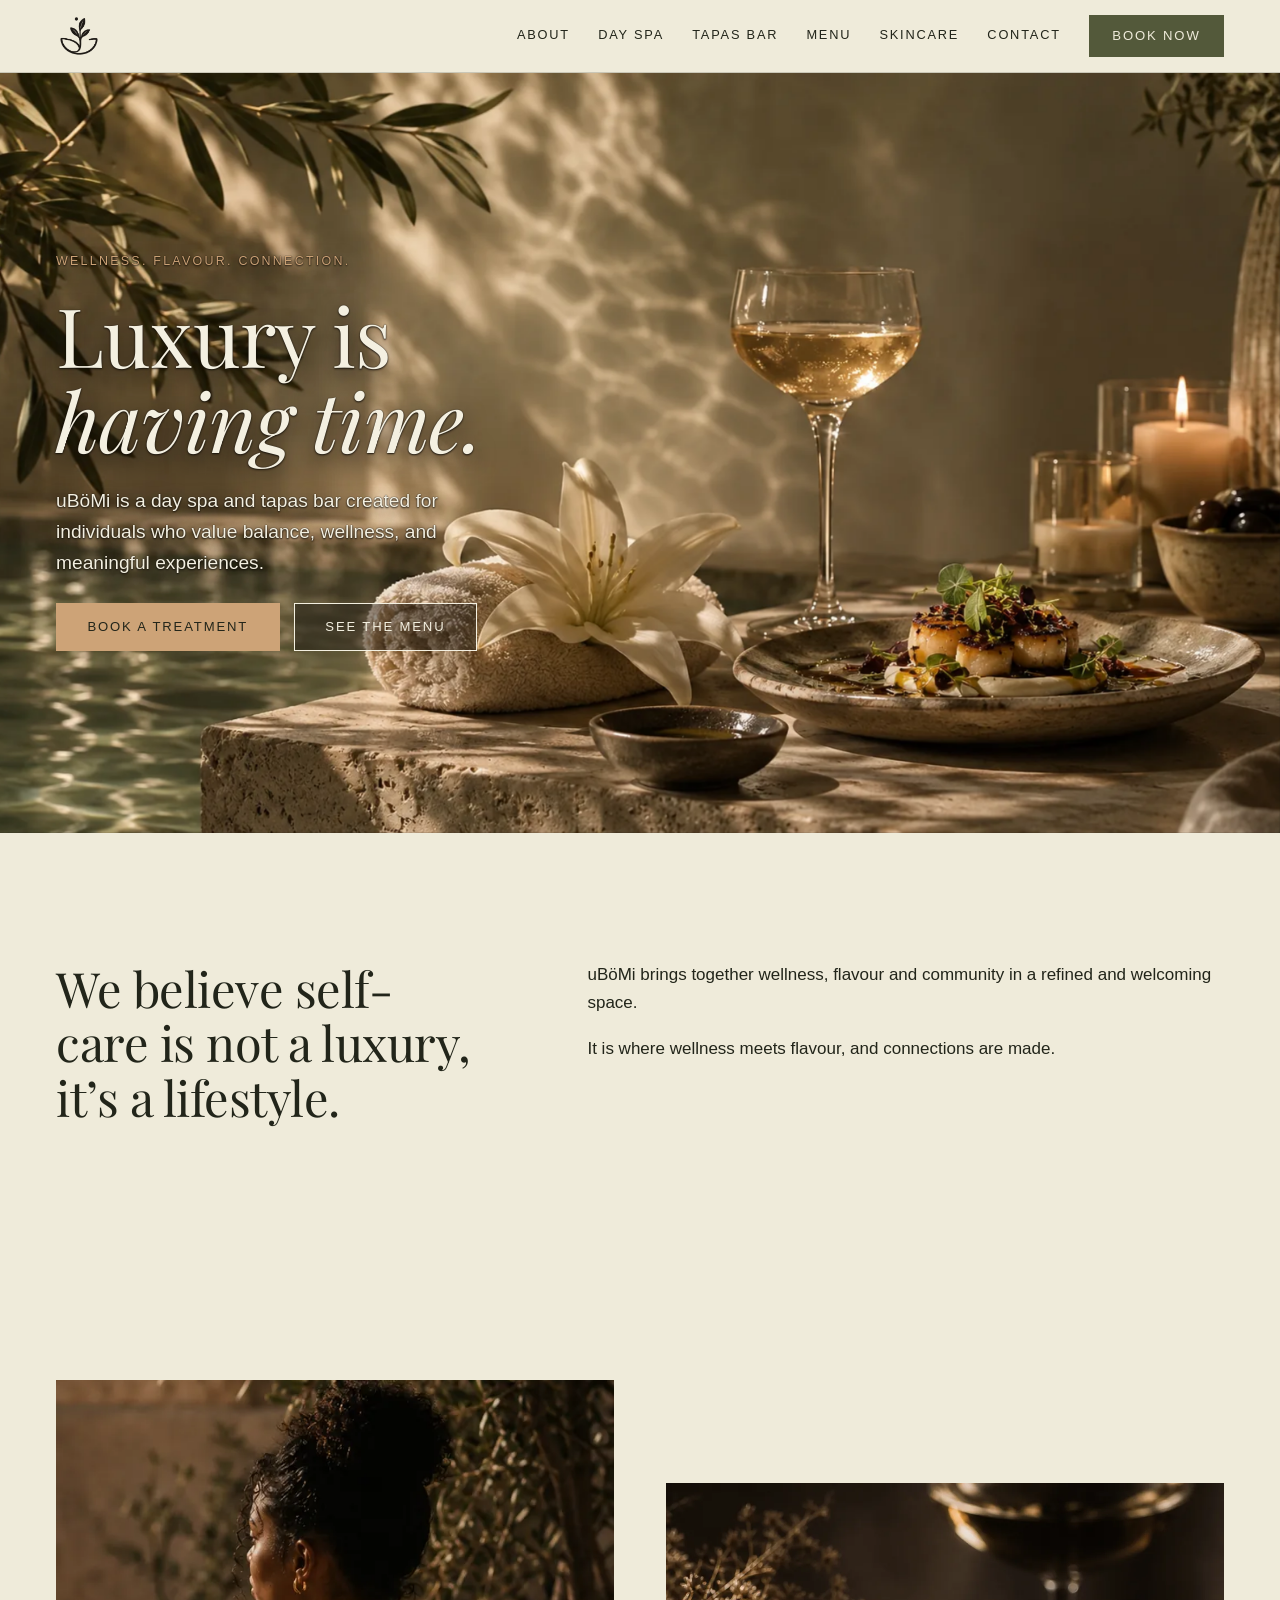
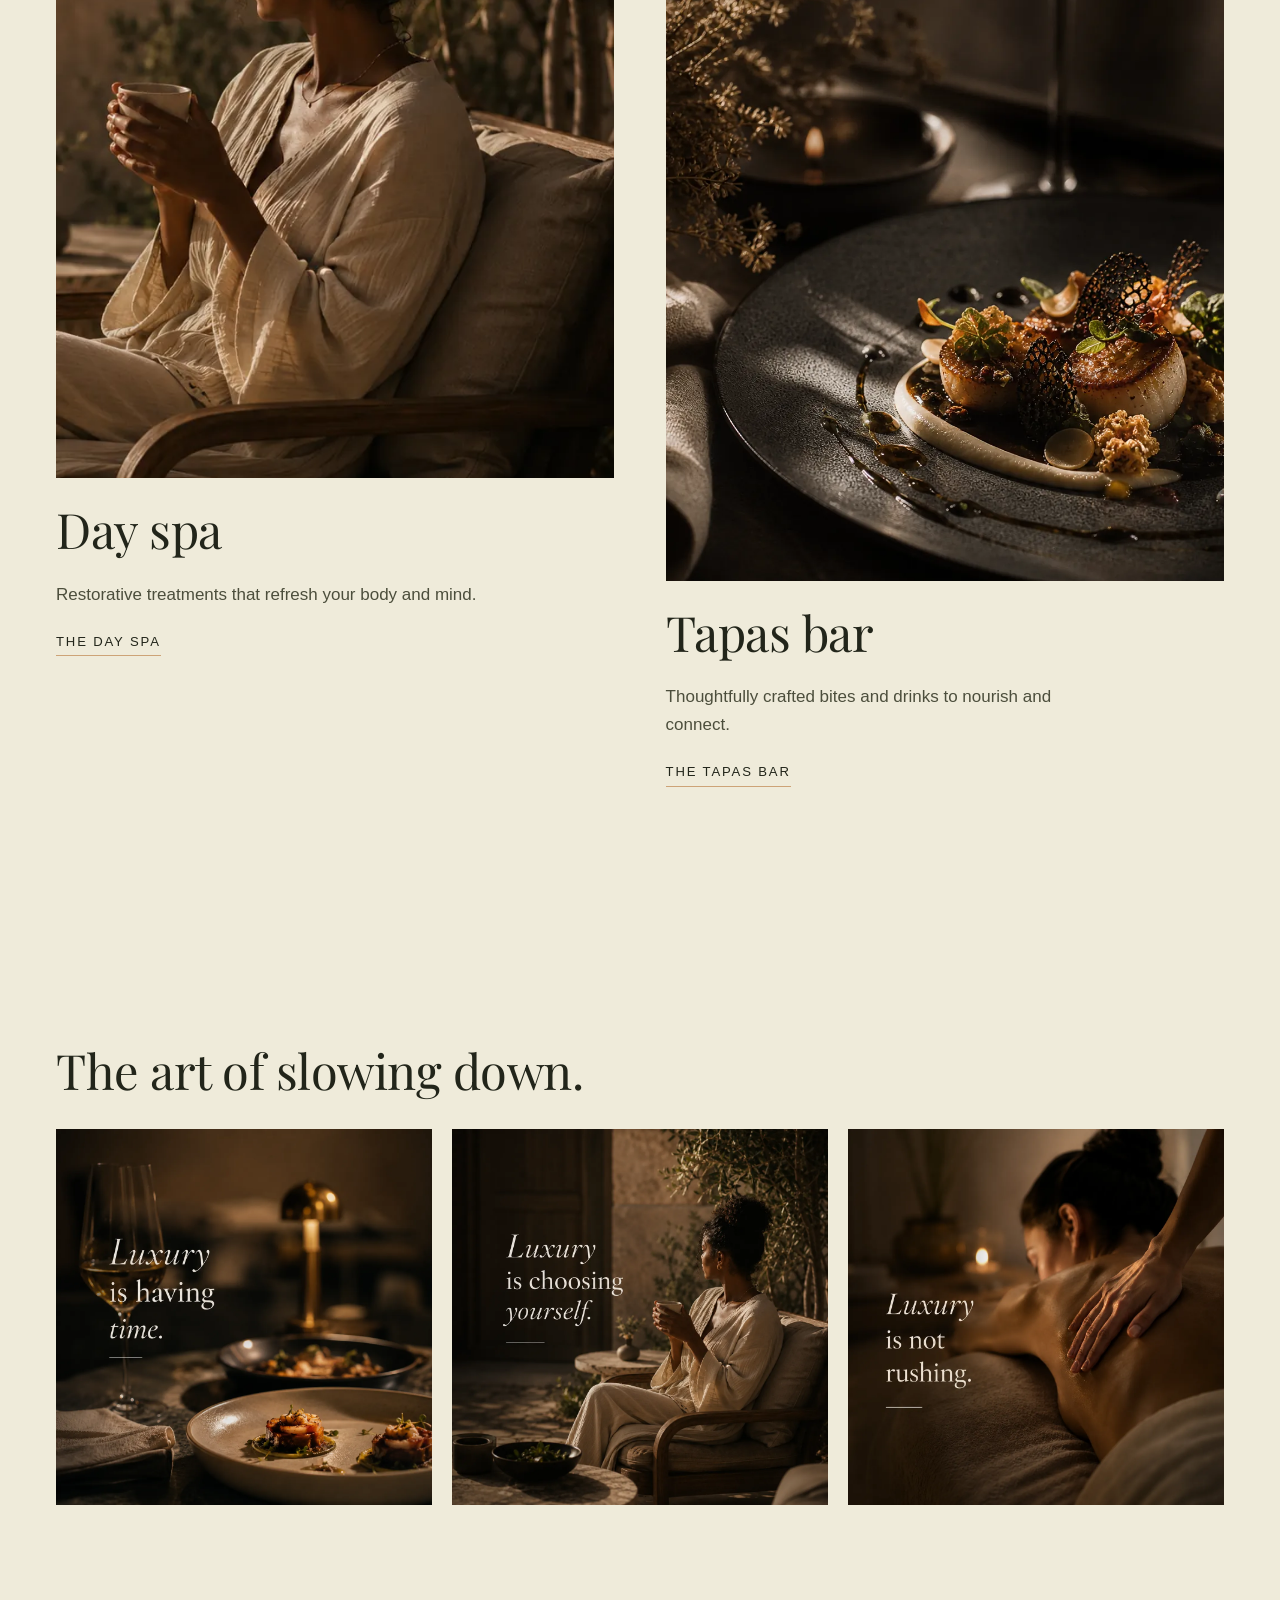
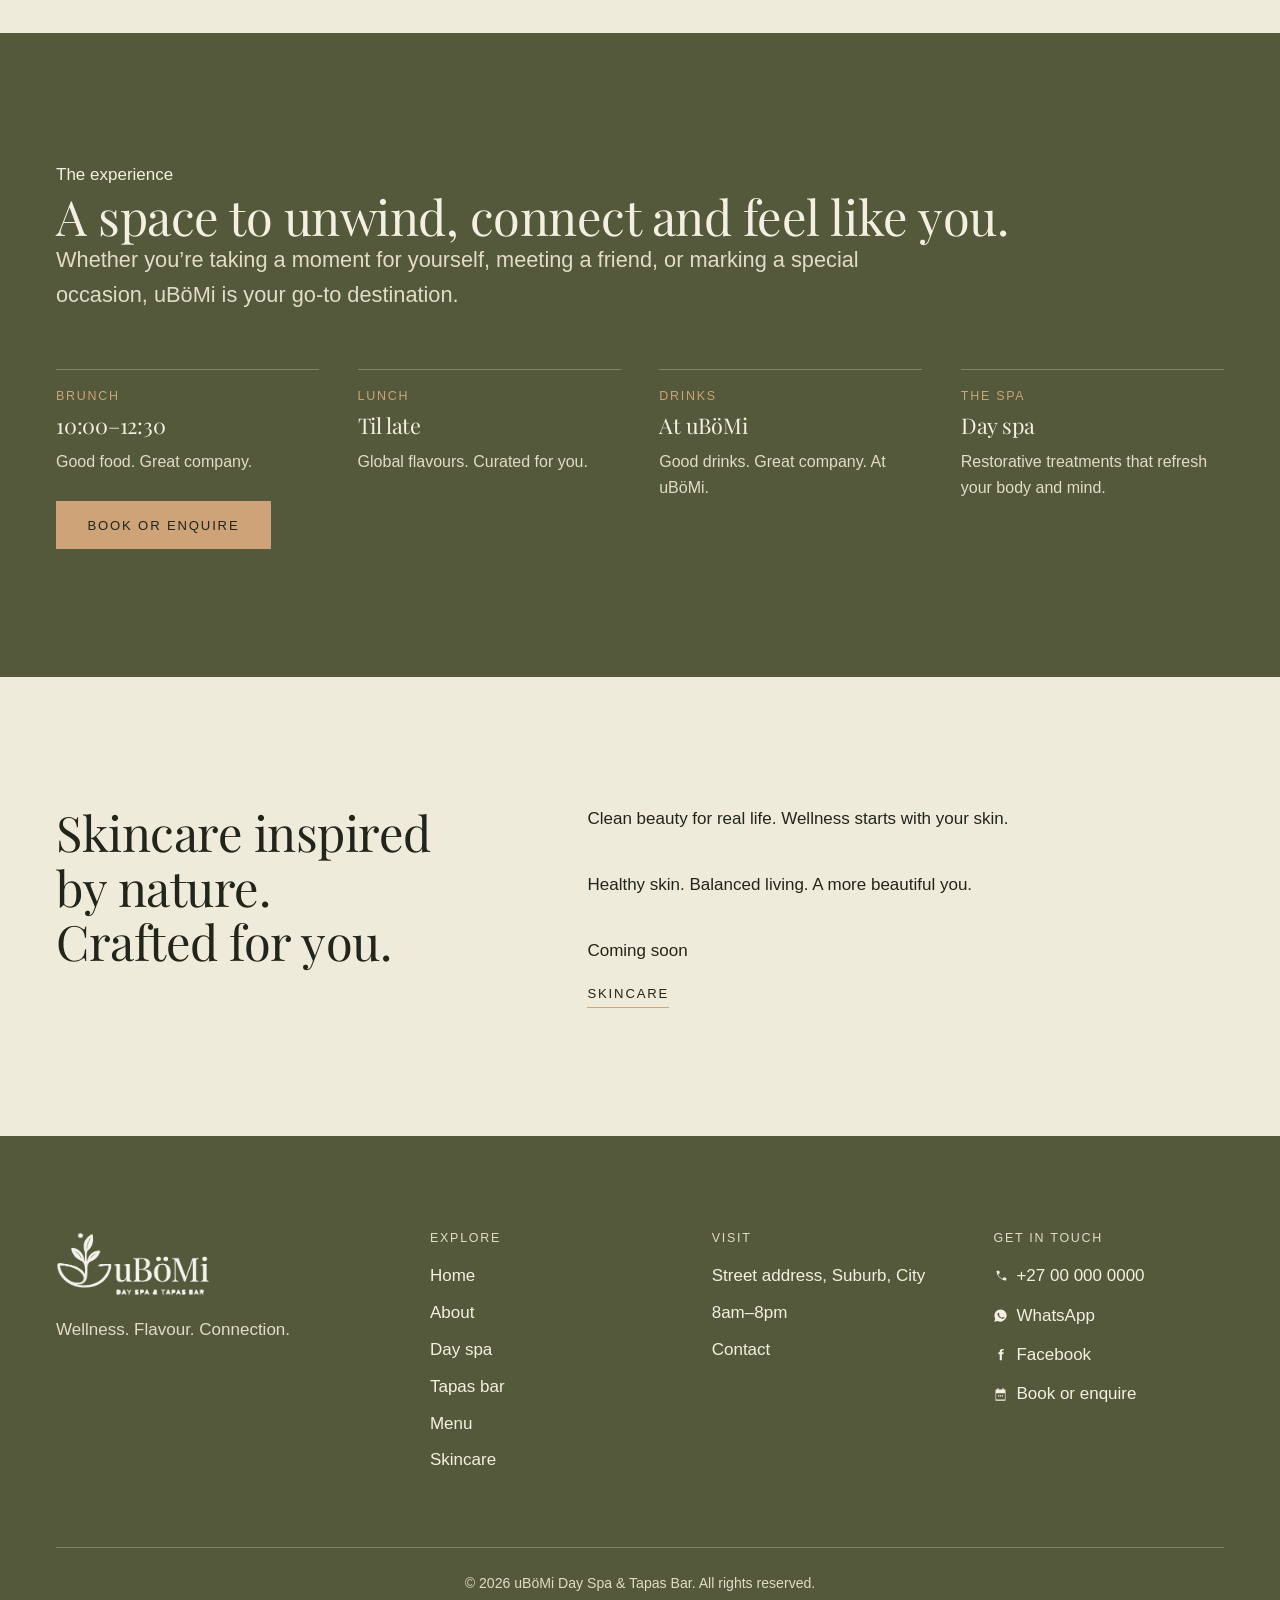
<file: index.html>
<!doctype html>
<html lang="en">
<head>
<meta charset="utf-8">
<meta name="viewport" content="width=device-width, initial-scale=1, viewport-fit=cover">
<title>uBöMi Day Spa &amp; Tapas Bar</title>
<meta name="claude:viewport-fit-sides" content="cover">
<meta name="description" content="uBöMi is a day spa and tapas bar created for individuals who value balance, wellness, and meaningful experiences.">
<meta property="og:title" content="uBöMi Day Spa &amp; Tapas Bar">
<meta property="og:description" content="Wellness. Flavour. Connection. A day spa and tapas bar.">
<meta property="og:type" content="website">
<meta property="og:image" content="img/hero-pool.webp">
<meta name="theme-color" content="#53593A">
<link rel="icon" href="img/favicon.png?v=clear" type="image/png">
<link rel="apple-touch-icon" href="img/apple-touch-icon.png?v=clear">
<link rel="preconnect" href="https://fonts.googleapis.com">
<link rel="preconnect" href="https://fonts.gstatic.com" crossorigin>
<link rel="stylesheet" href="https://fonts.googleapis.com/css2?family=DM+Sans:ital,wght@0,400;0,500;1,400&family=Playfair+Display:ital,wght@0,400;0,500;1,400&display=swap">
<link rel="stylesheet" href="css/styles.css">
<script type="application/ld+json">{"@context":"https://schema.org","@graph":[{"@type":"DaySpa","name":"uBöMi Day Spa & Tapas Bar","description":"A day spa and tapas bar. Wellness, flavour, and connection in one place."},{"@type":"Restaurant","name":"uBöMi Tapas Bar","servesCuisine":"Tapas"}]}</script>
</head>
<body>
<a class="skip" href="#main">Skip to content</a>
<header class="site-header">
  <div class="wrap">
    <a class="brand" href="index.html" aria-label="uBöMi Day Spa and Tapas Bar, home"><img src="img/sprout-full.png" alt="uBöMi Day Spa &amp; Tapas Bar" width="332" height="335"></a>
    <button class="nav-toggle" type="button" aria-expanded="false" aria-controls="site-nav" aria-label="Menu"><span></span></button>
    <nav class="nav" id="site-nav" aria-label="Main"><a href="about.html">About</a><a href="day-spa.html">Day Spa</a><a href="tapas-bar.html">Tapas Bar</a><a href="menu.html">Menu</a><a href="skincare.html">Skincare</a><a href="contact.html">Contact</a><a class="btn" href="bookings.html">Book now</a></nav>
  </div>
</header>
<main id="main">

<section class="hero">
  <div class="wrap">
    <div class="hero__copy">
      <p class="kicker">Wellness. Flavour. Connection.</p>
      <h1>Luxury is <em>having time.</em></h1>
      <p class="lede">uBöMi is a day spa and tapas bar created for individuals who value balance, wellness, and meaningful experiences.</p>
      <div class="actions on-dark">
        <a class="btn" href="bookings.html#spa">Book a treatment</a>
        <a class="btn btn--ghost" href="menu.html">See the menu</a>
      </div>
    </div>
    <div class="hero__media">
      <img src="img/hero-pool.webp" width="1672" height="941" alt="A poolside ledge with a rolled towel, a white lily, a glass of wine, and a plate of seared scallops">
    </div>
  </div>
</section>

<section class="band band--copy">
  <div class="wrap intro">
    <h2>We believe self-care is not a luxury, it’s a lifestyle.</h2>
    <div class="copy-note">
      <p>uBöMi brings together wellness, flavour and community in a refined and welcoming space.</p>
      <p>It is where wellness meets flavour, and connections are made.</p>
    </div>
  </div>
</section>

<section class="band band--tight">
  <div class="wrap">
    <div class="offer">
      <article class="offer__item">
        <a class="offer__frame" href="day-spa.html" tabindex="-1" aria-hidden="true"><img src="img/spa-woman.webp" width="644" height="1254" loading="lazy" alt=""></a>
        <h2>Day spa</h2>
        <p>Restorative treatments that refresh your body and mind.</p>
        <a class="textlink" href="day-spa.html">The day spa</a>
      </article>
      <article class="offer__item">
        <a class="offer__frame" href="tapas-bar.html" tabindex="-1" aria-hidden="true"><img src="img/scallop.webp" width="1254" height="1254" loading="lazy" alt=""></a>
        <h2>Tapas bar</h2>
        <p>Thoughtfully crafted bites and drinks to nourish and connect.</p>
        <a class="textlink" href="tapas-bar.html">The tapas bar</a>
      </article>
    </div>
  </div>
</section>

<section class="band">
  <div class="wrap stack stack--lg">
    <h2>The art of slowing down.</h2>
    <div class="luxury">
      <figure><img src="img/luxury-time.webp" width="1254" height="1254" loading="lazy" alt="Luxury is having time. A glass of white wine beside plates of tapas by lamplight."></figure>
      <figure><img src="img/luxury-self.webp" width="1254" height="1254" loading="lazy" alt="Luxury is choosing yourself. A woman in linen holds a cup of tea in a sunlit courtyard."></figure>
      <figure><img src="img/luxury-rushing.webp" width="1254" height="1254" loading="lazy" alt="Luxury is not rushing. A hand rests on a client’s back during a massage."></figure>
    </div>
  </div>
</section>

<section class="band band--dark on-dark">
  <div class="wrap">
    <p class="kicker">The experience</p>
    <h2>A space to unwind, connect and feel like you.</h2>
    <p class="lede">Whether you’re taking a moment for yourself, meeting a friend, or marking a special occasion, uBöMi is your go-to destination.</p>
    <ul class="day">
      <li><span class="when">Brunch</span><h3>10:00–12:30</h3><p>Good food. Great company.</p></li>
      <li><span class="when">Lunch</span><h3>Til late</h3><p>Global flavours. Curated for you.</p></li>
      <li><span class="when">Drinks</span><h3>At uBöMi</h3><p>Good drinks. Great company. At uBöMi.</p></li>
      <li><span class="when">The spa</span><h3>Day spa</h3><p>Restorative treatments that refresh your body and mind.</p></li>
    </ul>
    <div class="actions"><a class="btn" href="bookings.html">Book or enquire</a></div>
  </div>
</section>

<section class="band">
  <div class="wrap intro">
    <h2>Skincare inspired by nature. Crafted for you.</h2>
    <div class="stack">
      <p>Clean beauty for real life. Wellness starts with your skin.</p>
      <p>Healthy skin. Balanced living. A more beautiful you.</p>
      <p class="kicker">Coming soon</p>
      <a class="textlink" href="skincare.html">Skincare</a>
    </div>
  </div>
</section>

</main>
<footer class="site-footer">
  <div class="wrap">
    <div class="footer-grid">
      <div>
        <img src="img/logo-light.png" alt="uBöMi Day Spa &amp; Tapas Bar" width="153" height="64">
        <p>Wellness. Flavour. Connection.</p>
      </div>
      <div>
        <h2>Explore</h2>
        <ul>
          <li><a href="index.html">Home</a></li>
          <li><a href="about.html">About</a></li>
          <li><a href="day-spa.html">Day spa</a></li>
          <li><a href="tapas-bar.html">Tapas bar</a></li>
          <li><a href="menu.html">Menu</a></li>
          <li><a href="skincare.html">Skincare</a></li>
        </ul>
      </div>
      <div>
        <h2>Visit</h2>
        <ul>
          <li data-cfg="address">Street address, Suburb, City</li>
          <li data-cfg="hours">8am–8pm</li>
          <li><a href="contact.html">Contact</a></li>
        </ul>
      </div>
      <div>
        <h2>Get in touch</h2>
        <ul>
          <li><a data-href="tel" href="#"><span data-cfg="phoneDisplay">+27 00 000 0000</span></a></li>
          <li><a data-href="whatsapp" href="#" target="_blank" rel="noopener">WhatsApp</a></li>
          <li><a data-href="facebook" href="https://www.facebook.com/share/19rTJ2Wmjx/" target="_blank" rel="noopener">Facebook</a></li>
          <li><a href="bookings.html">Book or enquire</a></li>
        </ul>
      </div>
    </div>
    <div class="legal"><span>&copy; 2026 uBöMi Day Spa &amp; Tapas Bar. All rights reserved.</span></div>
  </div>
</footer>
<script src="js/config.js"></script>
<script src="js/main.js"></script>
</body>
</html>
</file>
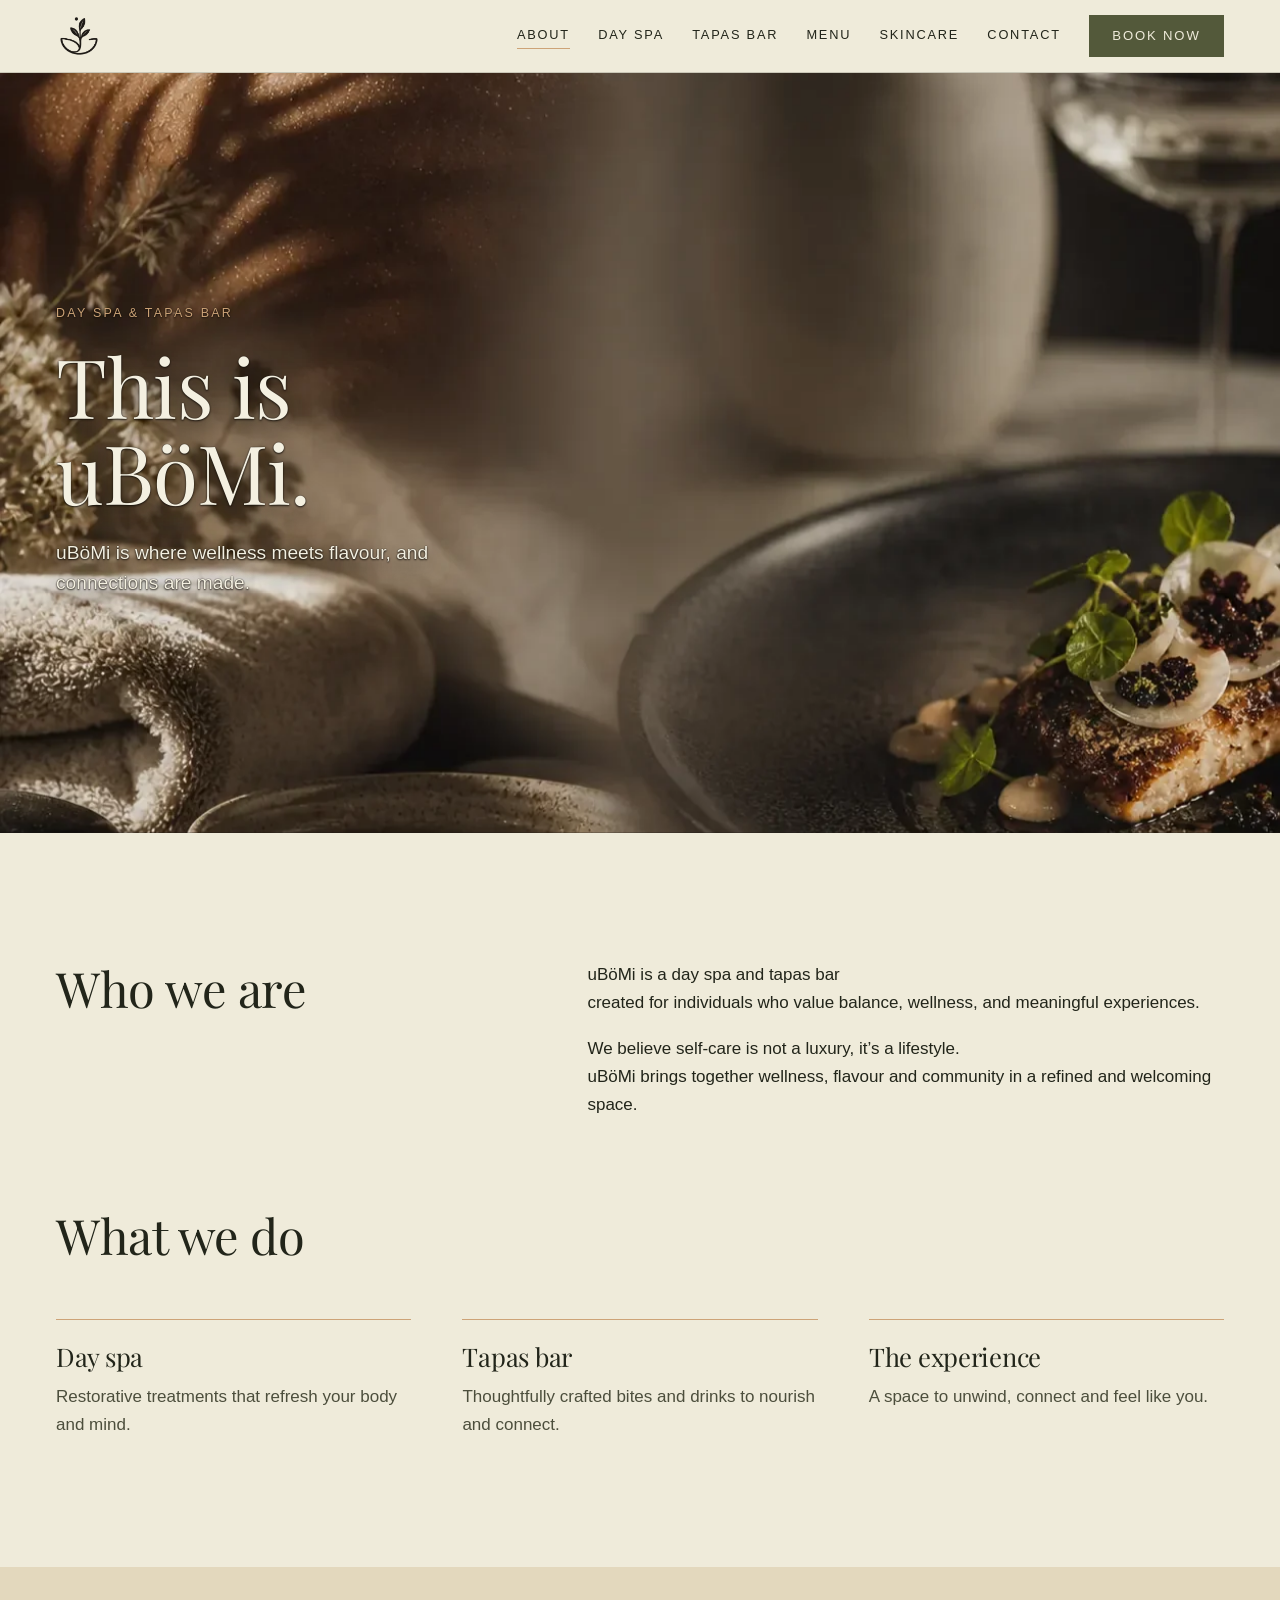
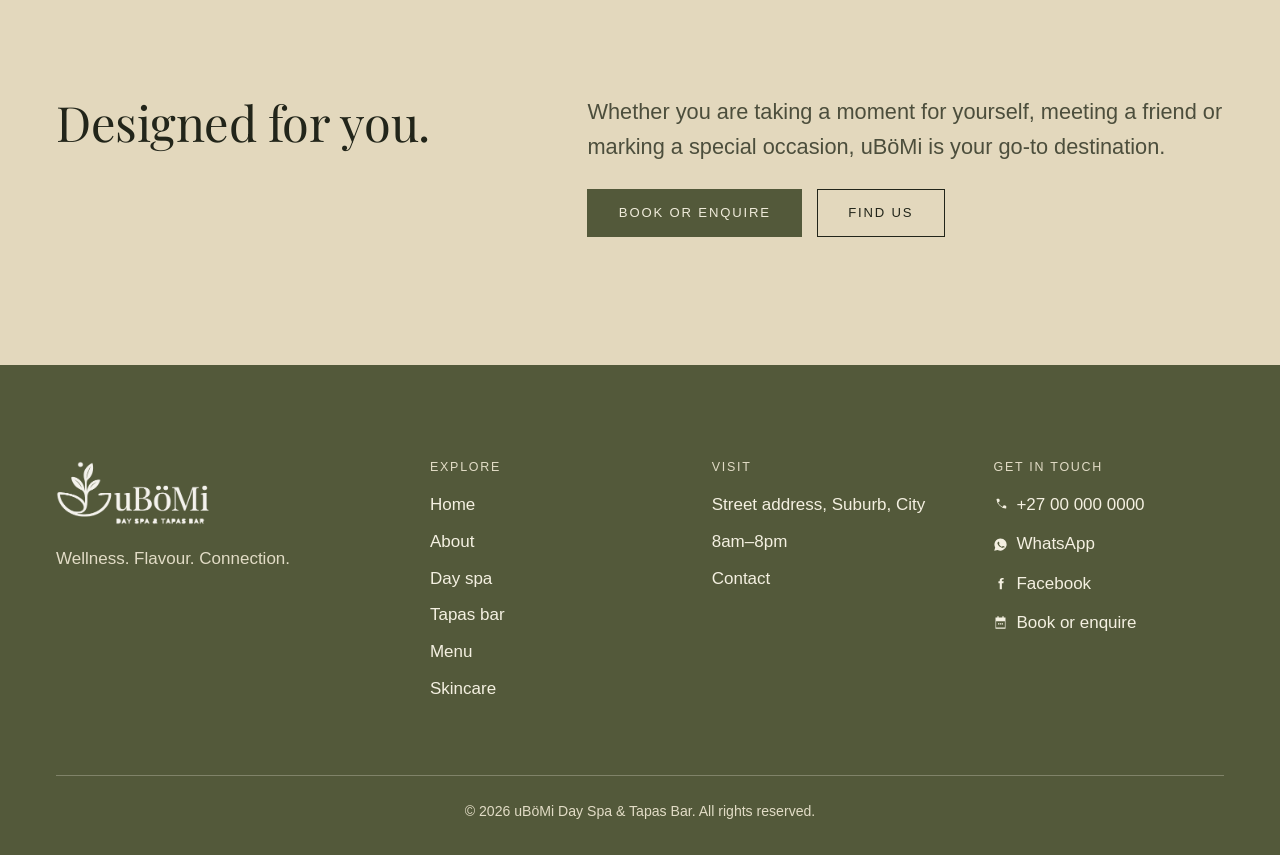
<file: about.html>
<!doctype html>
<html lang="en">
<head>
<meta charset="utf-8">
<meta name="viewport" content="width=device-width, initial-scale=1, viewport-fit=cover">
<title>About | uBöMi</title>
<meta name="claude:viewport-fit-sides" content="cover">
<meta name="description" content="uBöMi is where wellness meets flavour, and connections are made.">
<meta property="og:title" content="About | uBöMi">
<meta property="og:description" content="uBöMi is where wellness meets flavour, and connections are made.">
<meta property="og:type" content="website">
<meta property="og:image" content="img/diptych.webp">
<meta name="theme-color" content="#53593A">
<link rel="icon" href="img/favicon.png?v=clear" type="image/png">
<link rel="apple-touch-icon" href="img/apple-touch-icon.png?v=clear">
<link rel="preconnect" href="https://fonts.googleapis.com">
<link rel="preconnect" href="https://fonts.gstatic.com" crossorigin>
<link rel="stylesheet" href="https://fonts.googleapis.com/css2?family=DM+Sans:ital,wght@0,400;0,500;1,400&family=Playfair+Display:ital,wght@0,400;0,500;1,400&display=swap">
<link rel="stylesheet" href="css/styles.css">
</head>
<body>
<a class="skip" href="#main">Skip to content</a>
<header class="site-header">
  <div class="wrap">
    <a class="brand" href="index.html" aria-label="uBöMi Day Spa and Tapas Bar, home"><img src="img/sprout-full.png" alt="uBöMi Day Spa &amp; Tapas Bar" width="332" height="335"></a>
    <button class="nav-toggle" type="button" aria-expanded="false" aria-controls="site-nav" aria-label="Menu"><span></span></button>
    <nav class="nav" id="site-nav" aria-label="Main"><a href="about.html" aria-current="page">About</a><a href="day-spa.html">Day Spa</a><a href="tapas-bar.html">Tapas Bar</a><a href="menu.html">Menu</a><a href="skincare.html">Skincare</a><a href="contact.html">Contact</a><a class="btn" href="bookings.html">Book now</a></nav>
  </div>
</header>
<main id="main">

<section class="hero">
  <div class="wrap">
    <div class="hero__copy">
      <p class="kicker">Day spa &amp; tapas bar</p>
      <h1>This is uBöMi.</h1>
      <p class="lede">uBöMi is where wellness meets flavour, and connections are made.</p>
    </div>
    <div class="hero__media">
      <img src="img/diptych.webp" width="1254" height="1254" alt="A spa scene of a shoulder, towels and stones fading into a plate of seared fish and a glass of sparkling wine">
    </div>
  </div>
</section>

<section class="band band--tight">
  <div class="wrap intro intro--calm">
    <h2>Who we are</h2>
    <div>
      <p>uBöMi is a day spa and tapas bar <br>created for individuals who value balance, wellness, and meaningful experiences.</p>
      <p>We believe self-care is not a luxury, it’s a lifestyle. <br>uBöMi brings together wellness, flavour and community in a refined and welcoming space.</p>
    </div>
  </div>
</section>

<section class="band band--close">
  <div class="wrap">
    <h2>What we do</h2>
    <div class="values">
      <div><h3>Day spa</h3><p>Restorative treatments that refresh your body and mind.</p></div>
      <div><h3>Tapas bar</h3><p>Thoughtfully crafted bites and drinks to nourish and connect.</p></div>
      <div><h3>The experience</h3><p>A space to unwind, connect and feel like you.</p></div>
    </div>
  </div>
</section>

<section class="band band--tight band--sand">
  <div class="wrap close-row">
    <h2>Designed for you.</h2>
    <div class="close-row__copy">
      <p class="lede">Whether you are taking a moment for yourself, meeting a friend or marking a special occasion, uBöMi is your go-to destination.</p>
      <div class="actions"><a class="btn" href="bookings.html">Book or enquire</a><a class="btn btn--ghost" href="contact.html">Find us</a></div>
    </div>
  </div>
</section>

</main>
<footer class="site-footer">
  <div class="wrap">
    <div class="footer-grid">
      <div>
        <img src="img/logo-light.png" alt="uBöMi Day Spa &amp; Tapas Bar" width="153" height="64">
        <p>Wellness. Flavour. Connection.</p>
      </div>
      <div>
        <h2>Explore</h2>
        <ul>
          <li><a href="index.html">Home</a></li>
          <li><a href="about.html">About</a></li>
          <li><a href="day-spa.html">Day spa</a></li>
          <li><a href="tapas-bar.html">Tapas bar</a></li>
          <li><a href="menu.html">Menu</a></li>
          <li><a href="skincare.html">Skincare</a></li>
        </ul>
      </div>
      <div>
        <h2>Visit</h2>
        <ul>
          <li data-cfg="address">Street address, Suburb, City</li>
          <li data-cfg="hours">8am–8pm</li>
          <li><a href="contact.html">Contact</a></li>
        </ul>
      </div>
      <div>
        <h2>Get in touch</h2>
        <ul>
          <li><a data-href="tel" href="#"><span data-cfg="phoneDisplay">+27 00 000 0000</span></a></li>
          <li><a data-href="whatsapp" href="#" target="_blank" rel="noopener">WhatsApp</a></li>
          <li><a data-href="facebook" href="https://www.facebook.com/share/19rTJ2Wmjx/" target="_blank" rel="noopener">Facebook</a></li>
          <li><a href="bookings.html">Book or enquire</a></li>
        </ul>
      </div>
    </div>
    <div class="legal"><span>&copy; 2026 uBöMi Day Spa &amp; Tapas Bar. All rights reserved.</span></div>
  </div>
</footer>
<script src="js/config.js"></script>
<script src="js/main.js"></script>
</body>
</html>
</file>
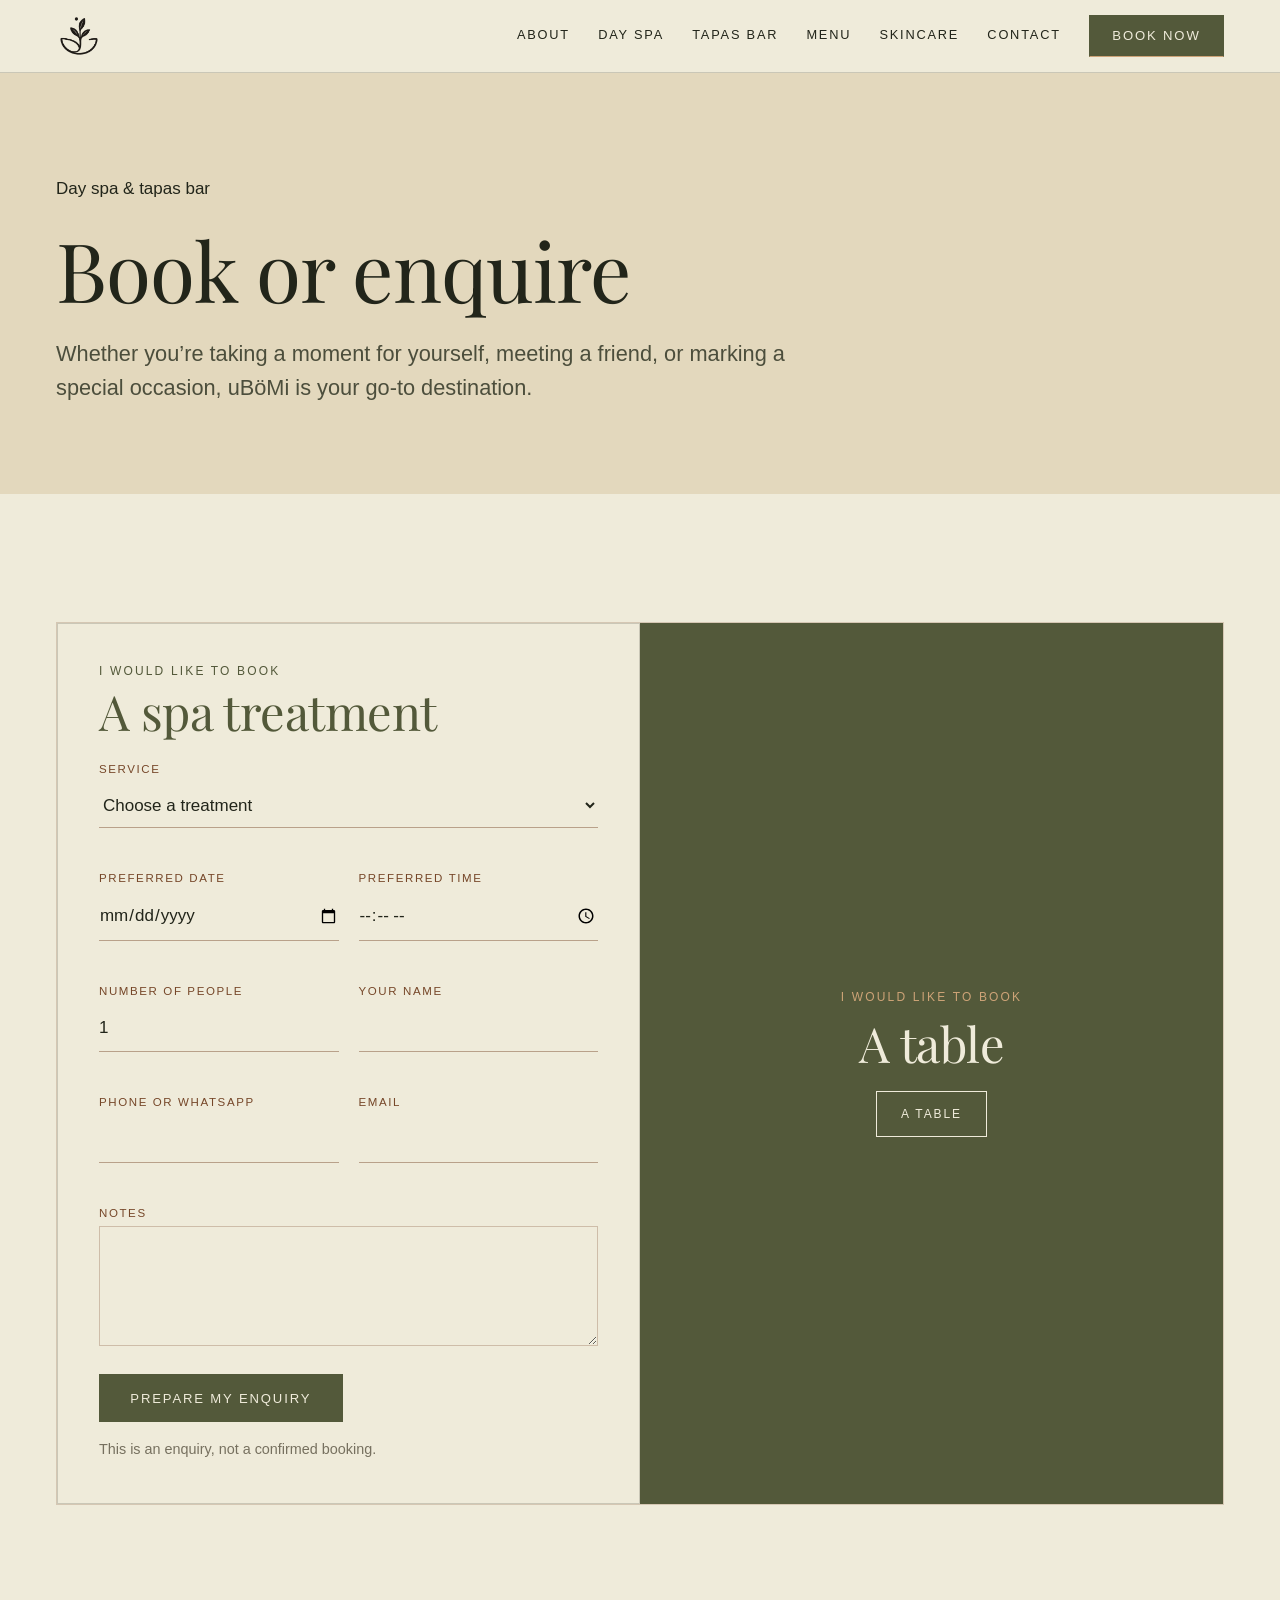
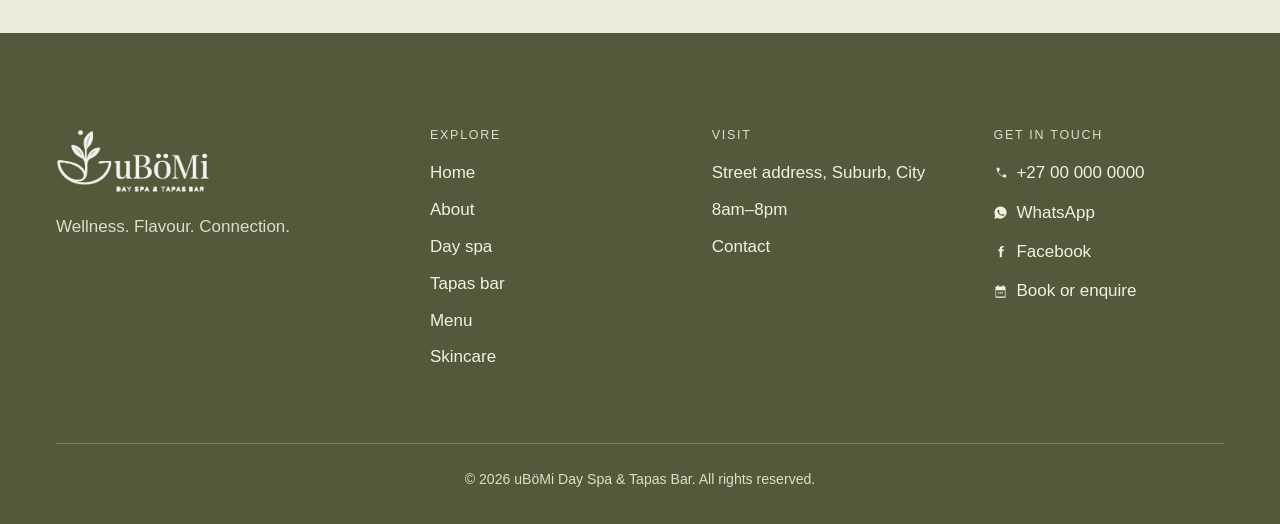
<file: bookings.html>
<!doctype html>
<html lang="en">
<head>
<meta charset="utf-8">
<meta name="viewport" content="width=device-width, initial-scale=1, viewport-fit=cover">
<title>Book or enquire | uBöMi</title>
<meta name="claude:viewport-fit-sides" content="cover">
<meta name="description" content="Enquire about a treatment or a table at uBöMi. Whether you’re taking a moment for yourself, meeting a friend, or marking a special occasion.">
<meta property="og:title" content="Book or enquire | uBöMi">
<meta property="og:description" content="Enquire about a day spa treatment or a table at the tapas bar.">
<meta property="og:type" content="website">
<meta property="og:image" content="img/hero.webp">
<meta name="theme-color" content="#53593A">
<link rel="icon" href="img/favicon.png?v=clear" type="image/png">
<link rel="apple-touch-icon" href="img/apple-touch-icon.png?v=clear">
<link rel="preconnect" href="https://fonts.googleapis.com">
<link rel="preconnect" href="https://fonts.gstatic.com" crossorigin>
<link rel="stylesheet" href="https://fonts.googleapis.com/css2?family=DM+Sans:ital,wght@0,400;0,500;1,400&family=Playfair+Display:ital,wght@0,400;0,500;1,400&display=swap">
<link rel="stylesheet" href="css/styles.css">
</head>
<body>
<a class="skip" href="#main">Skip to content</a>
<header class="site-header">
  <div class="wrap">
    <a class="brand" href="index.html" aria-label="uBöMi Day Spa and Tapas Bar, home"><img src="img/sprout-full.png" alt="uBöMi Day Spa &amp; Tapas Bar" width="332" height="335"></a>
    <button class="nav-toggle" type="button" aria-expanded="false" aria-controls="site-nav" aria-label="Menu"><span></span></button>
    <nav class="nav" id="site-nav" aria-label="Main"><a href="about.html">About</a><a href="day-spa.html">Day Spa</a><a href="tapas-bar.html">Tapas Bar</a><a href="menu.html">Menu</a><a href="skincare.html">Skincare</a><a href="contact.html">Contact</a><a class="btn" href="bookings.html" aria-current="page">Book now</a></nav>
  </div>
</header>
<main id="main">

<section class="page-hero page-hero--text">
  <div class="wrap"><div class="page-hero__copy">
    <p class="kicker">Day spa &amp; tapas bar</p>
    <h1>Book or enquire</h1>
    <p class="lede">Whether you’re taking a moment for yourself, meeting a friend, or marking a special occasion, uBöMi is your go-to destination.</p>
  </div></div>
</section>

<section class="band band--tight">
  <div class="wrap">
    <div class="book-slide">
    <form class="formcard book-slide__form" id="booking-form" data-enquiry data-subject="uBöMi booking enquiry" novalidate>
      <div class="book-types">
        <input id="type-spa" type="radio" name="type" value="spa" checked>
        <input id="type-tapas" type="radio" name="type" value="tapas">
      </div>
      <p class="kicker">I would like to book</p>
      <h2 class="book-heading book-heading--spa">A spa treatment</h2>
      <h2 class="book-heading book-heading--table">A table</h2>
      <div class="fields">
        <div class="field field--full"><label for="service">Service</label><select id="service" name="service" required></select><span class="err" id="service-err" aria-live="polite"></span></div>
        <div class="field"><label for="date">Preferred date</label><input id="date" name="date" type="date" required><span class="err" id="date-err" aria-live="polite"></span></div>
        <div class="field"><label for="time">Preferred time</label><input id="time" name="time" type="time"></div>
        <div class="field" id="guests-field"><label for="guests">Number of people</label><input id="guests" name="guests" type="number" min="1" max="20" value="1"></div>
        <div class="field"><label for="name">Your name</label><input id="name" name="name" autocomplete="name" required><span class="err" id="name-err" aria-live="polite"></span></div>
        <div class="field"><label for="phone">Phone or WhatsApp</label><input id="phone" name="phone" type="tel" autocomplete="tel" required><span class="err" id="phone-err" aria-live="polite"></span></div>
        <div class="field"><label for="email">Email</label><input id="email" name="email" type="email" autocomplete="email"></div>
        <div class="field field--full"><label for="notes">Notes</label><textarea id="notes" name="notes"></textarea></div>
      </div>
      <div class="form-actions">
        <button class="btn" type="submit">Prepare my enquiry</button>
        <p class="small">This is an enquiry, not a confirmed booking.</p>
      </div>
      <div class="result" hidden></div>
    </form>
    <div class="book-slide__mask">
      <div class="book-slide__overlay">
        <div class="book-slide__panel book-slide__panel--spa">
          <p class="kicker">I would like to book</p>
          <h2>A spa treatment</h2>
          <label class="ghost" for="type-spa">A spa treatment</label>
        </div>
        <div class="book-slide__panel book-slide__panel--table">
          <p class="kicker">I would like to book</p>
          <h2>A table</h2>
          <label class="ghost" for="type-tapas">A table</label>
        </div>
      </div>
    </div>
    </div>
    <div id="opts-spa" hidden>
      <optgroup label="The Spa"><option value="Relaxation packages">Relaxation packages</option><option value="Body care">Body care</option><option value="Massages">Massages</option></optgroup>
      <optgroup label="Nail Bar"><option value="Manicures">Manicures</option><option value="Pedicures">Pedicures</option></optgroup>
      <optgroup label="Self care"><option value="Waxing">Waxing</option><option value="Brows">Brows</option><option value="Lashes">Lashes</option></optgroup>
      <optgroup label="The Salon"><option value="Hair treatments">Hair treatments</option><option value="Braids">Braids</option><option value="Installs">Installs</option><option value="Barber">Barber</option></optgroup>
    </div>
    <div id="opts-tapas" hidden>
      <option value="Brunch">Brunch</option>
      <option value="Starters and lunch">Starters and lunch</option>
      <option value="Something sweet and drinks">Something sweet and drinks</option>
      <option value="Drinks only">Drinks only</option>
    </div>
  </div>
</section>

</main>
<footer class="site-footer">
  <div class="wrap">
    <div class="footer-grid">
      <div>
        <img src="img/logo-light.png" alt="uBöMi Day Spa &amp; Tapas Bar" width="153" height="64">
        <p>Wellness. Flavour. Connection.</p>
      </div>
      <div>
        <h2>Explore</h2>
        <ul>
          <li><a href="index.html">Home</a></li>
          <li><a href="about.html">About</a></li>
          <li><a href="day-spa.html">Day spa</a></li>
          <li><a href="tapas-bar.html">Tapas bar</a></li>
          <li><a href="menu.html">Menu</a></li>
          <li><a href="skincare.html">Skincare</a></li>
        </ul>
      </div>
      <div>
        <h2>Visit</h2>
        <ul>
          <li data-cfg="address">Street address, Suburb, City</li>
          <li data-cfg="hours">8am–8pm</li>
          <li><a href="contact.html">Contact</a></li>
        </ul>
      </div>
      <div>
        <h2>Get in touch</h2>
        <ul>
          <li><a data-href="tel" href="#"><span data-cfg="phoneDisplay">+27 00 000 0000</span></a></li>
          <li><a data-href="whatsapp" href="#" target="_blank" rel="noopener">WhatsApp</a></li>
          <li><a data-href="facebook" href="https://www.facebook.com/share/19rTJ2Wmjx/" target="_blank" rel="noopener">Facebook</a></li>
          <li><a href="bookings.html">Book or enquire</a></li>
        </ul>
      </div>
    </div>
    <div class="legal"><span>&copy; 2026 uBöMi Day Spa &amp; Tapas Bar. All rights reserved.</span></div>
  </div>
</footer>
<script src="js/config.js"></script>
<script src="js/main.js"></script>
</body>
</html>
</file>
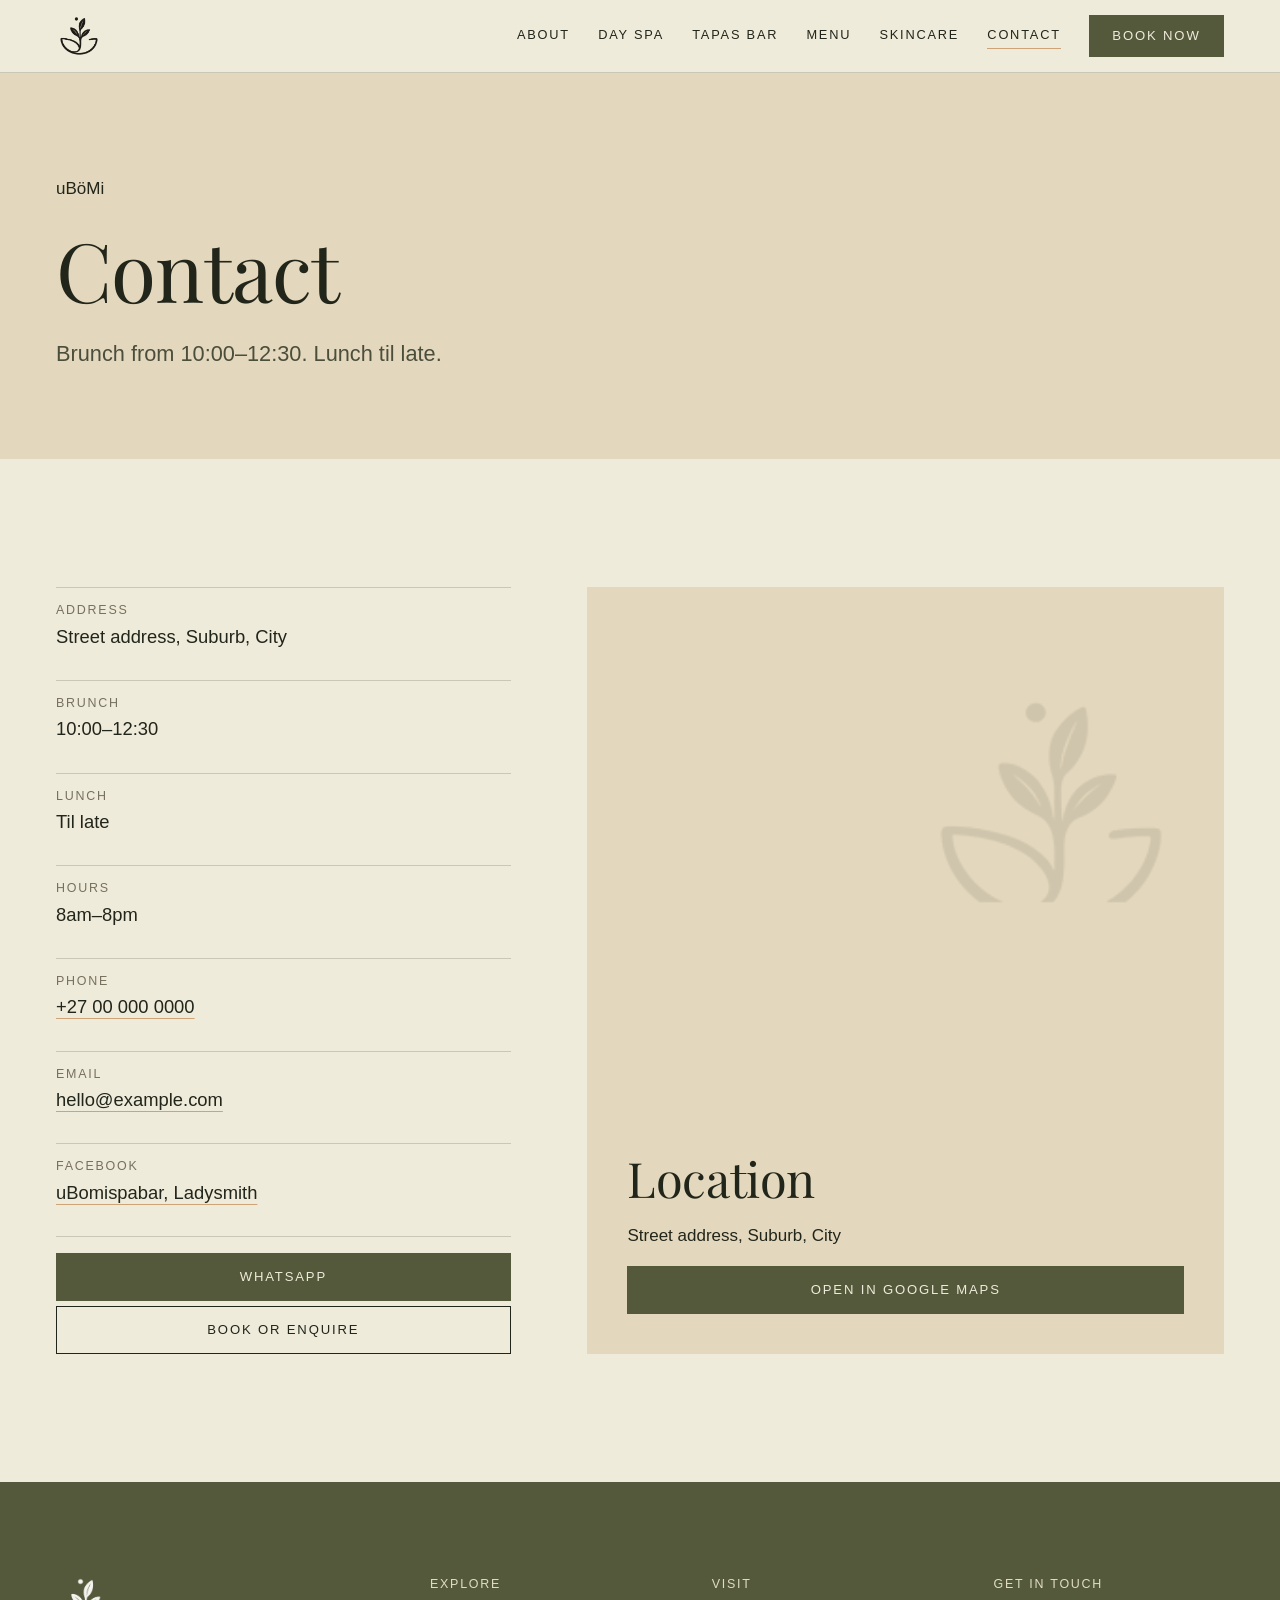
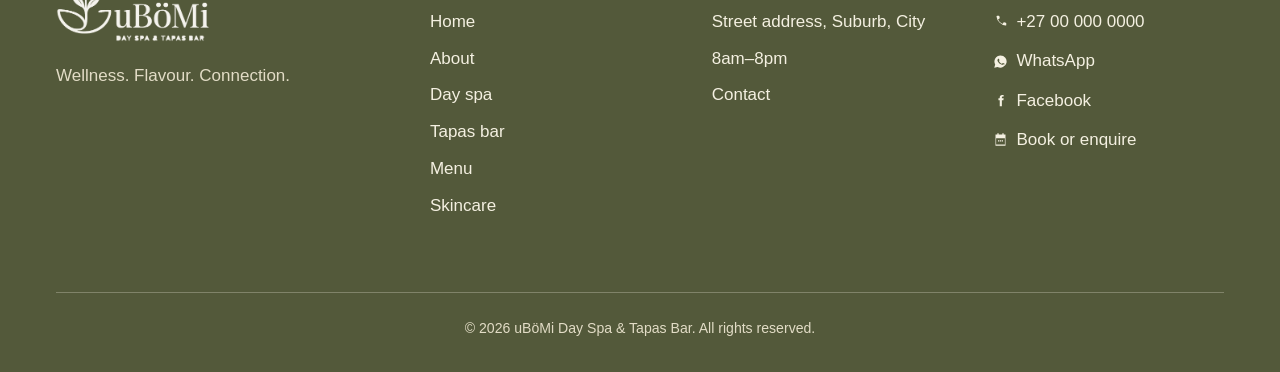
<file: contact.html>
<!doctype html>
<html lang="en">
<head>
<meta charset="utf-8">
<meta name="viewport" content="width=device-width, initial-scale=1, viewport-fit=cover">
<title>Contact | uBöMi</title>
<meta name="claude:viewport-fit-sides" content="cover">
<meta name="description" content="41 Carbineer Road, Hospital Park, Ladysmith. Open 8am–8pm. Brunch from 10:00–12:30. Lunch til late.">
<meta property="og:title" content="Contact | uBöMi">
<meta property="og:description" content="Brunch from 10:00–12:30. Lunch til late.">
<meta property="og:type" content="website">
<meta property="og:image" content="img/hero.webp">
<meta name="theme-color" content="#53593A">
<link rel="icon" href="img/favicon.png?v=clear" type="image/png">
<link rel="apple-touch-icon" href="img/apple-touch-icon.png?v=clear">
<link rel="preconnect" href="https://fonts.googleapis.com">
<link rel="preconnect" href="https://fonts.gstatic.com" crossorigin>
<link rel="stylesheet" href="https://fonts.googleapis.com/css2?family=DM+Sans:ital,wght@0,400;0,500;1,400&family=Playfair+Display:ital,wght@0,400;0,500;1,400&display=swap">
<link rel="stylesheet" href="css/styles.css">
</head>
<body>
<a class="skip" href="#main">Skip to content</a>
<header class="site-header">
  <div class="wrap">
    <a class="brand" href="index.html" aria-label="uBöMi Day Spa and Tapas Bar, home"><img src="img/sprout-full.png" alt="uBöMi Day Spa &amp; Tapas Bar" width="332" height="335"></a>
    <button class="nav-toggle" type="button" aria-expanded="false" aria-controls="site-nav" aria-label="Menu"><span></span></button>
    <nav class="nav" id="site-nav" aria-label="Main"><a href="about.html">About</a><a href="day-spa.html">Day Spa</a><a href="tapas-bar.html">Tapas Bar</a><a href="menu.html">Menu</a><a href="skincare.html">Skincare</a><a href="contact.html" aria-current="page">Contact</a><a class="btn" href="bookings.html">Book now</a></nav>
  </div>
</header>
<main id="main">

<section class="page-hero page-hero--text">
  <div class="wrap"><div class="page-hero__copy">
    <p class="kicker">uBöMi</p>
    <h1>Contact</h1>
    <p class="lede">Brunch from 10:00–12:30. Lunch til late.</p>
  </div></div>
</section>

<section class="band band--tight">
  <div class="wrap contact">
    <dl class="facts">
      <div><dt>Address</dt><dd data-cfg="address">41 Carbineer Road, Hospital Park, Ladysmith, 3370</dd></div>
      <div><dt>Brunch</dt><dd>10:00–12:30</dd></div>
      <div><dt>Lunch</dt><dd>Til late</dd></div>
      <div><dt>Hours</dt><dd data-cfg="hours">8am–8pm</dd></div>
      <div><dt>Phone</dt><dd><a data-href="tel" href="#"><span data-cfg="phoneDisplay">+27 00 000 0000</span></a></dd></div>
      <div><dt>Email</dt><dd><a data-href="mail" href="mailto:ubomiday04@gmail.com"><span data-cfg="email">ubomiday04@gmail.com</span></a></dd></div>
      <div><dt>Facebook</dt><dd><a data-href="facebook" href="https://www.facebook.com/share/19rTJ2Wmjx/" target="_blank" rel="noopener">uBomispabar, Ladysmith</a></dd></div>
      <div class="actions">
        <a class="btn" data-href="whatsapp" href="#" target="_blank" rel="noopener">WhatsApp</a>
        <a class="btn btn--ghost" href="bookings.html">Book or enquire</a>
      </div>
    </dl>
    <div class="map" id="map-embed">
      <img class="mapmark" src="img/logo-dark.png?v=clear" alt="">
      <h2>Location</h2>
      <p class="measure"><span data-cfg="address">41 Carbineer Road, Hospital Park, Ladysmith, 3370</span></p>
      <a class="btn" data-href="map" href="#" target="_blank" rel="noopener">Open in Google Maps</a>
    </div>
  </div>
</section>

</main>
<footer class="site-footer">
  <div class="wrap">
    <div class="footer-grid">
      <div>
        <img src="img/logo-light.png" alt="uBöMi Day Spa &amp; Tapas Bar" width="153" height="64">
        <p>Wellness. Flavour. Connection.</p>
      </div>
      <div>
        <h2>Explore</h2>
        <ul>
          <li><a href="index.html">Home</a></li>
          <li><a href="about.html">About</a></li>
          <li><a href="day-spa.html">Day spa</a></li>
          <li><a href="tapas-bar.html">Tapas bar</a></li>
          <li><a href="menu.html">Menu</a></li>
          <li><a href="skincare.html">Skincare</a></li>
        </ul>
      </div>
      <div>
        <h2>Visit</h2>
        <ul>
          <li data-cfg="address">Street address, Suburb, City</li>
          <li data-cfg="hours">8am–8pm</li>
          <li><a href="contact.html">Contact</a></li>
        </ul>
      </div>
      <div>
        <h2>Get in touch</h2>
        <ul>
          <li><a data-href="tel" href="#"><span data-cfg="phoneDisplay">+27 00 000 0000</span></a></li>
          <li><a data-href="whatsapp" href="#" target="_blank" rel="noopener">WhatsApp</a></li>
          <li><a data-href="facebook" href="https://www.facebook.com/share/19rTJ2Wmjx/" target="_blank" rel="noopener">Facebook</a></li>
          <li><a href="bookings.html">Book or enquire</a></li>
        </ul>
      </div>
    </div>
    <div class="legal"><span>&copy; 2026 uBöMi Day Spa &amp; Tapas Bar. All rights reserved.</span></div>
  </div>
</footer>
<script src="js/config.js"></script>
<script src="js/main.js"></script>
</body>
</html>
</file>
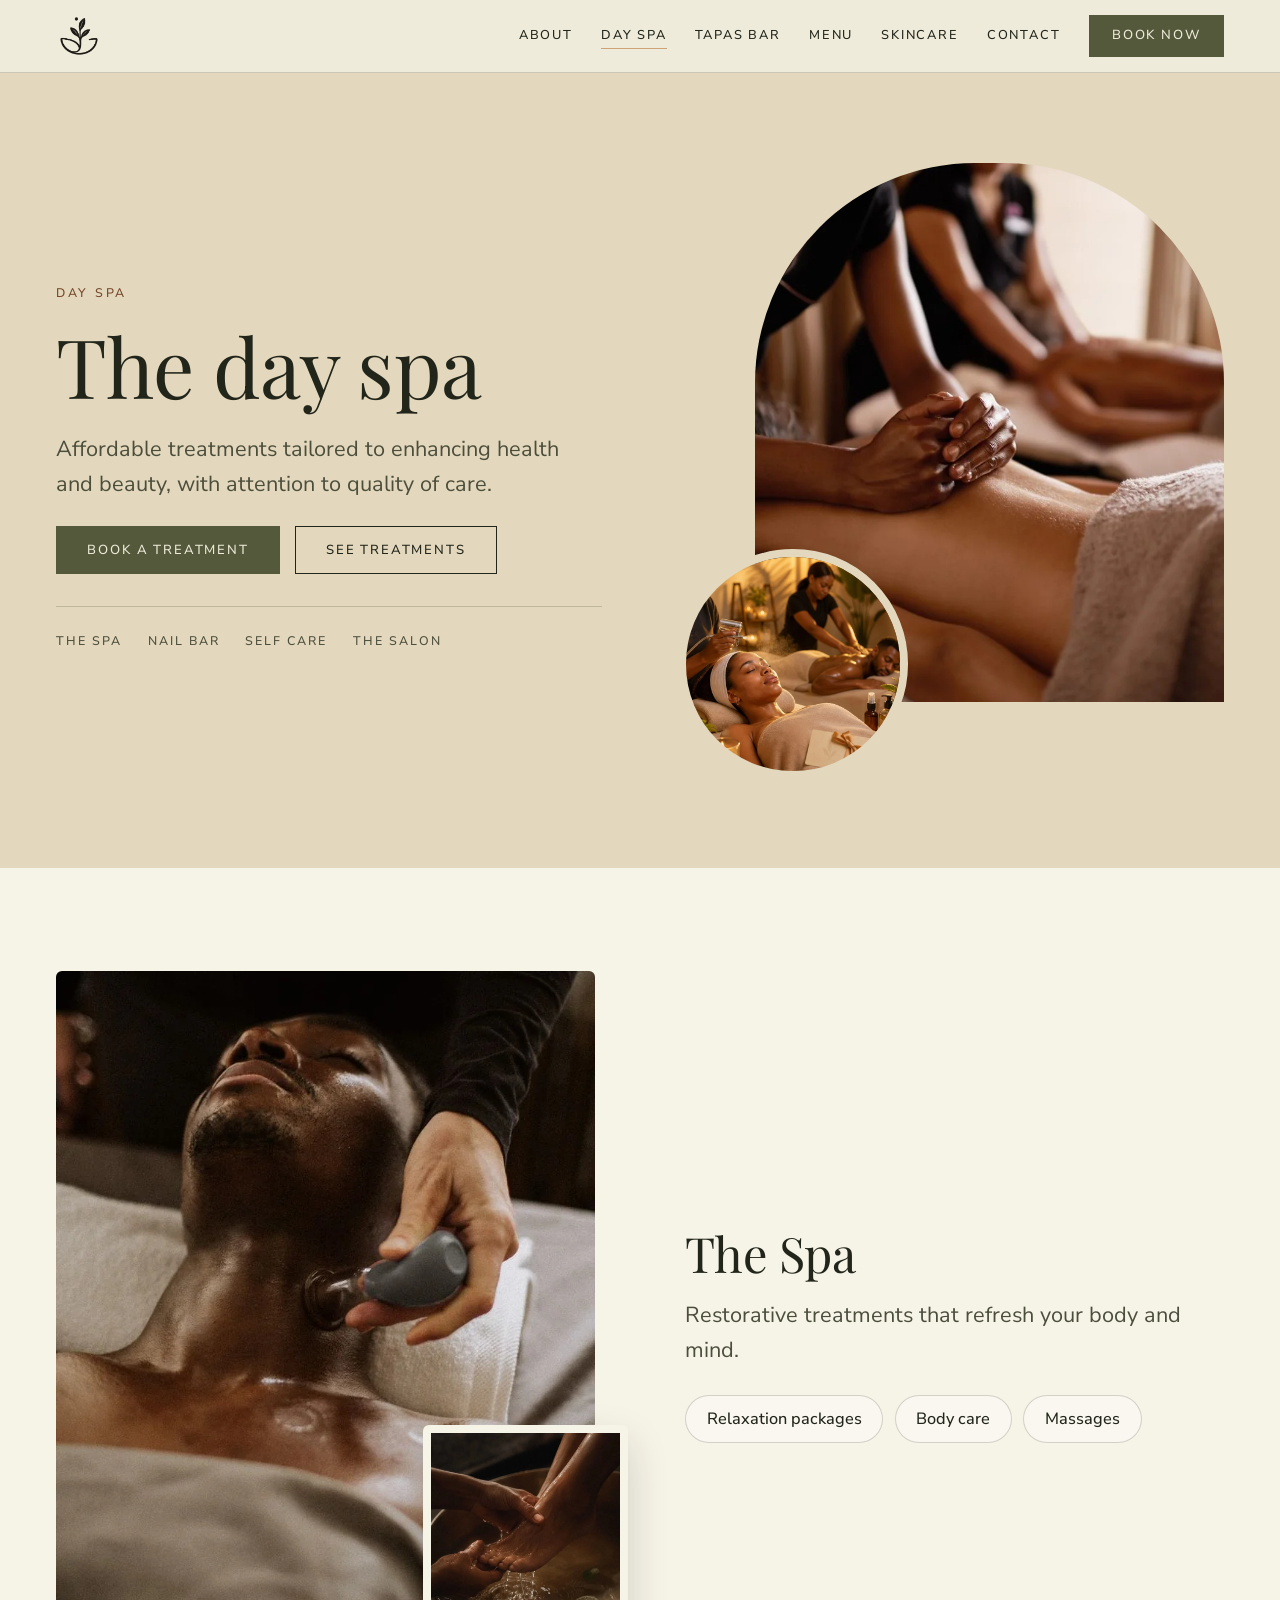
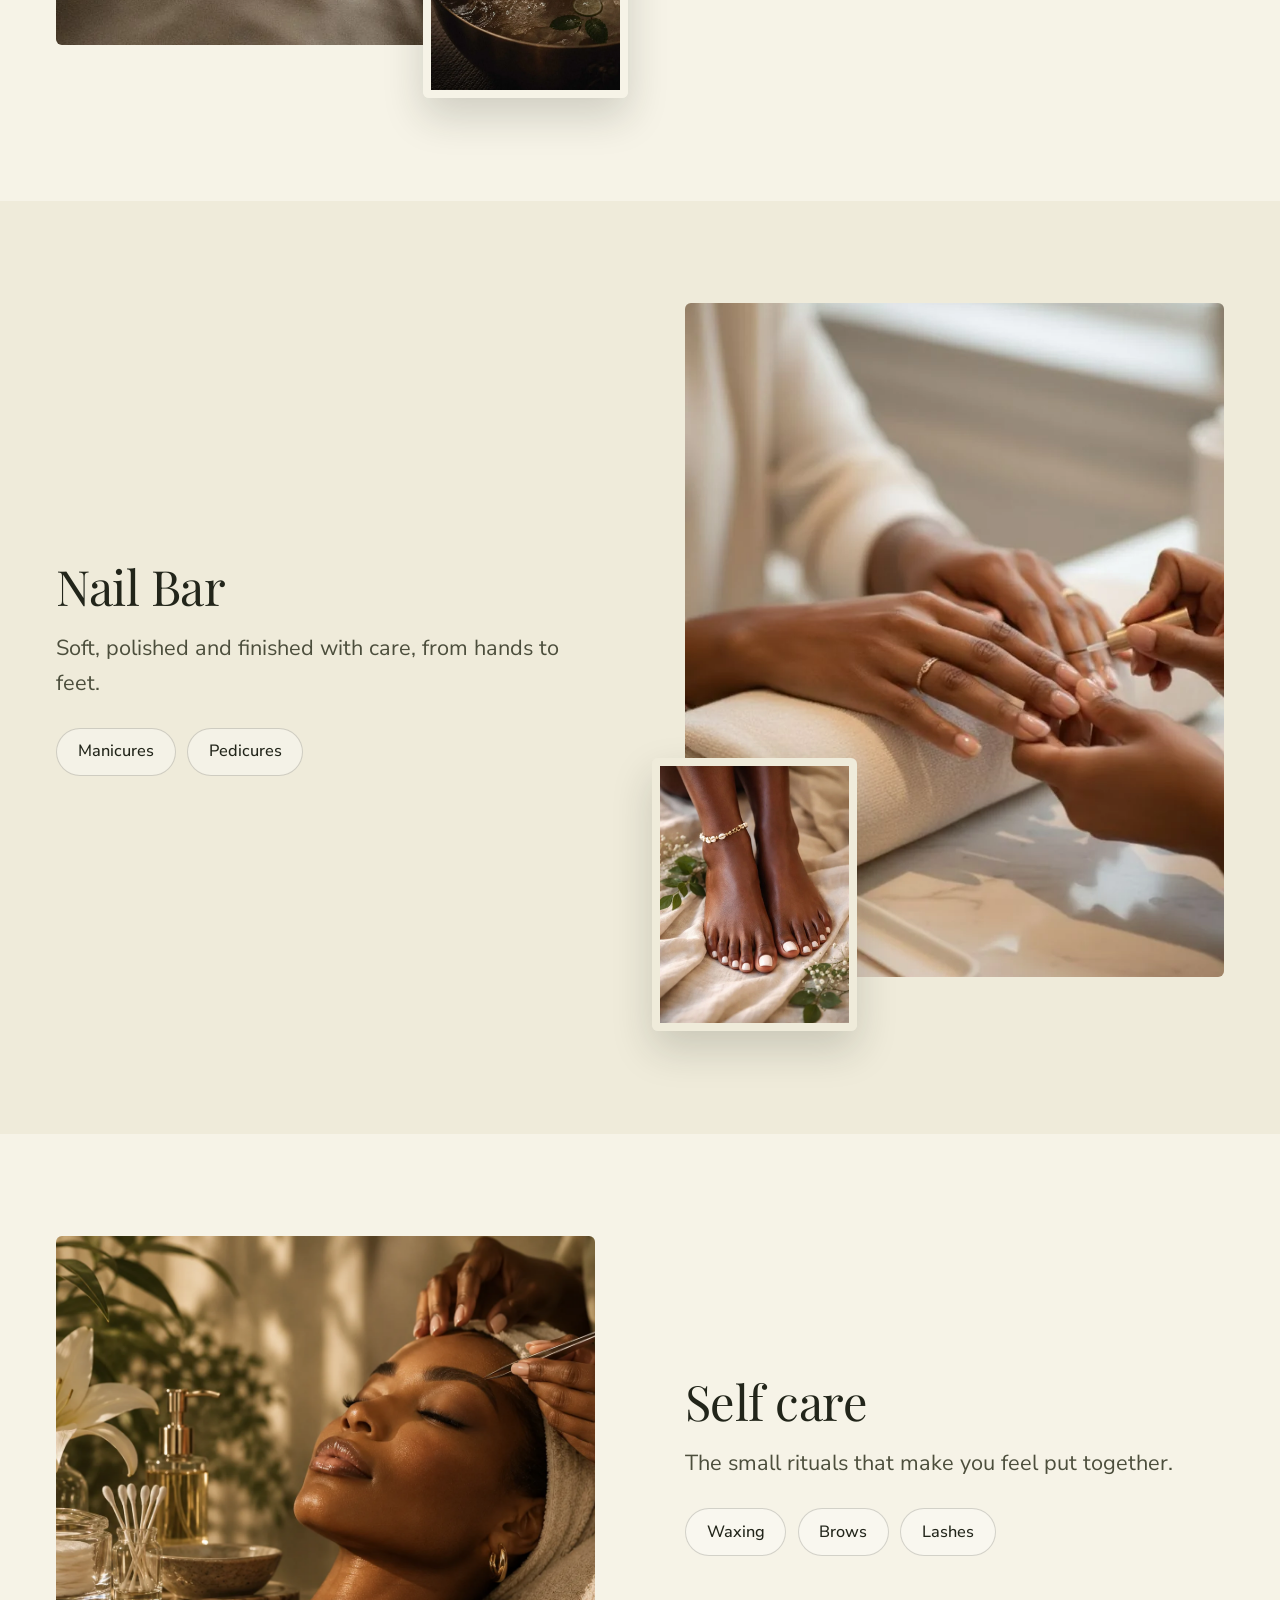
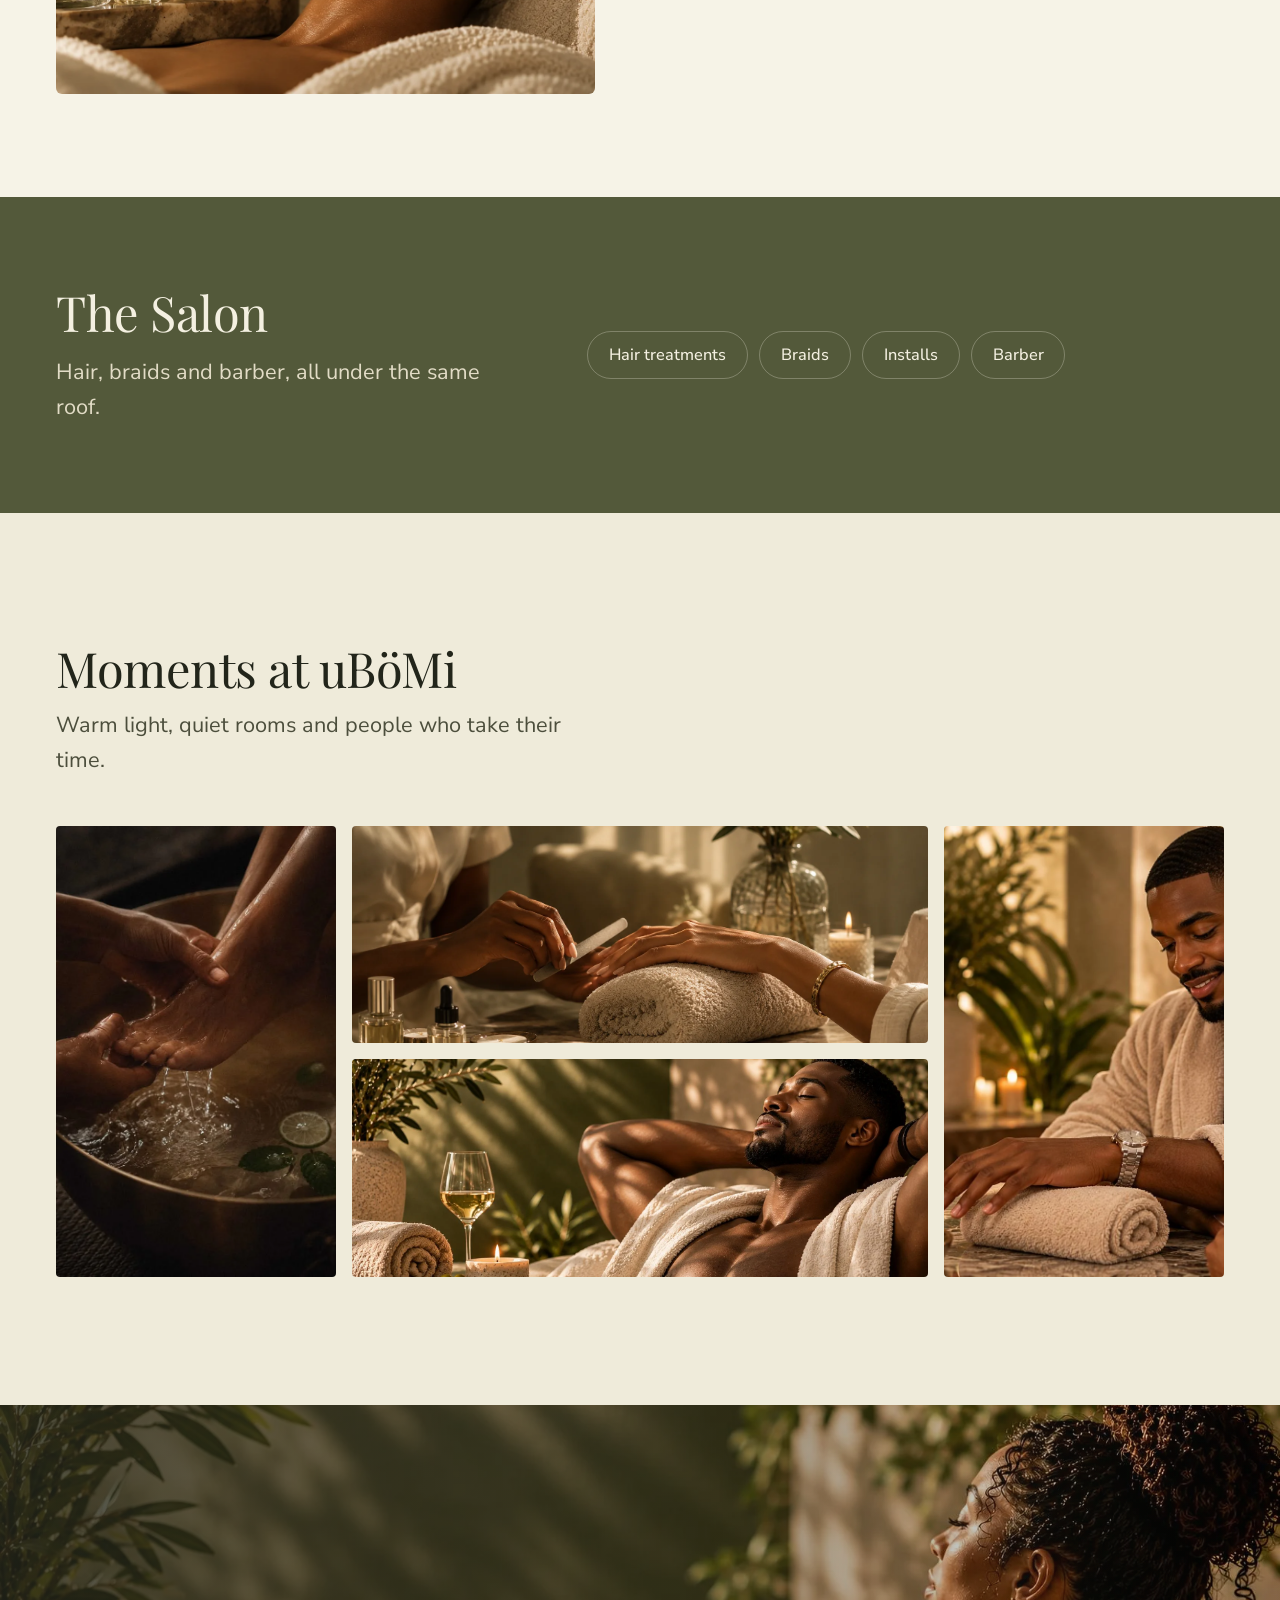
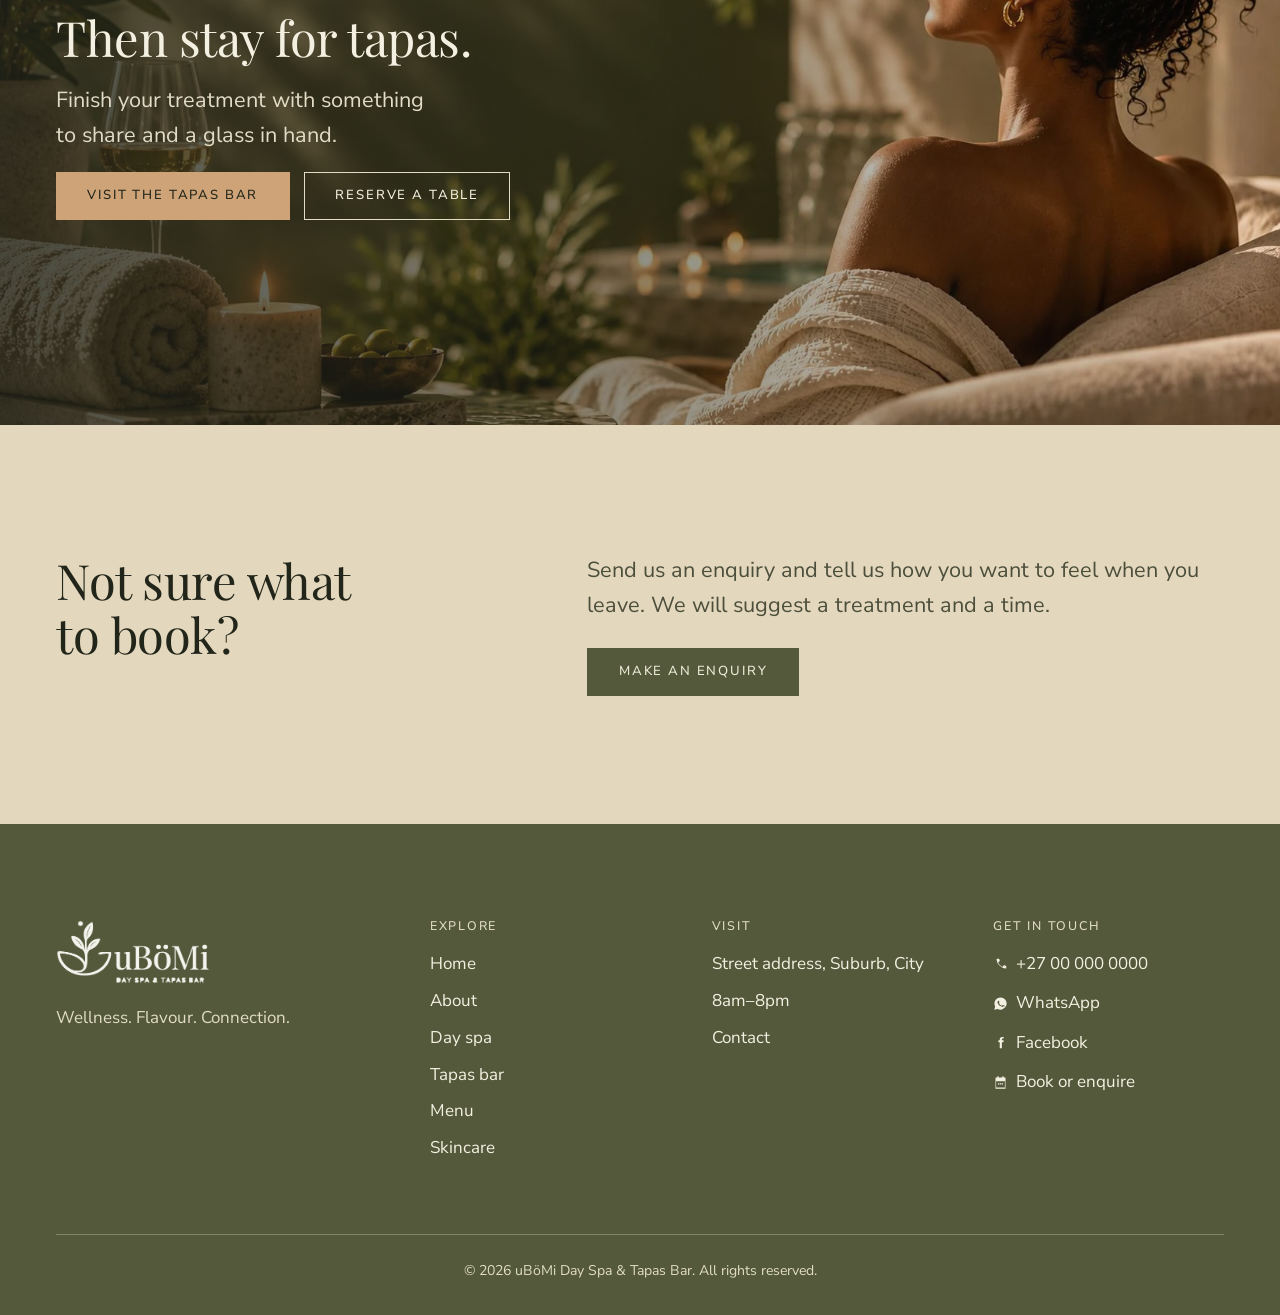
<file: day-spa.html>
<!doctype html>
<html lang="en">
<head>
<meta charset="utf-8">
<meta name="viewport" content="width=device-width, initial-scale=1, viewport-fit=cover">
<title>Day Spa | uBöMi</title>
<meta name="claude:viewport-fit-sides" content="cover">
<meta name="description" content="Relaxation packages, body care, massages, nails, waxing, brows, lashes and hair at the uBöMi day spa.">
<meta property="og:title" content="Day Spa | uBöMi">
<meta property="og:description" content="Relaxation packages, body care, massages, nails, waxing, brows, lashes and hair at the uBöMi day spa.">
<meta property="og:type" content="website">
<meta property="og:image" content="img/spa-hands.webp">
<meta name="theme-color" content="#efebda">
<link rel="icon" href="img/favicon.png" type="image/png">
<link rel="preconnect" href="https://fonts.googleapis.com">
<link rel="preconnect" href="https://fonts.gstatic.com" crossorigin>
<link rel="stylesheet" href="https://fonts.googleapis.com/css2?family=Nunito+Sans:wght@300;400;600&family=Playfair+Display:ital,wght@0,400;0,500;1,400&display=swap">
<link rel="stylesheet" href="css/styles.css">

</head>
<body>
<a class="skip" href="#main">Skip to content</a>
<header class="site-header">
  <div class="wrap">
    <a class="brand" href="index.html" aria-label="uBöMi Day Spa and Tapas Bar, home"><img src="img/sprout-full.png" alt="uBöMi Day Spa &amp; Tapas Bar" width="332" height="335"></a>
    <button class="nav-toggle" type="button" aria-expanded="false" aria-controls="site-nav" aria-label="Menu"><span></span></button>
    <nav class="nav" id="site-nav" aria-label="Main"><a href="about.html">About</a><a href="day-spa.html" aria-current="page">Day Spa</a><a href="tapas-bar.html">Tapas Bar</a><a href="menu.html">Menu</a><a href="skincare.html">Skincare</a><a href="contact.html">Contact</a><a class="btn" href="bookings.html">Book now</a></nav>
  </div>
</header>
<main id="main">

<section class="spa-hero">
  <div class="wrap spa-hero__grid">
    <div class="spa-hero__copy">
      <p class="eyebrow">Day spa</p>
      <h1>The day spa</h1>
      <p class="lede">Affordable treatments tailored to enhancing health and beauty, with attention to quality of care.</p>
      <div class="actions"><a class="btn" href="bookings.html#spa">Book a treatment</a><a class="btn btn--ghost" href="#the-spa">See treatments</a></div>
      <ul class="spa-hero__jump" aria-label="Treatment groups"><li><a href="#the-spa">The Spa</a></li><li><a href="#nail-bar">Nail Bar</a></li><li><a href="#self-care">Self care</a></li><li><a href="#the-salon">The Salon</a></li></ul>
    </div>
    <div class="spa-hero__media">
      <img class="spa-hero__main" src="img/spa-hands.webp" width="736" height="883" alt="A therapist's hands working on a client's back while a second therapist treats another guest">
      <img class="spa-hero__sm" src="img/spa-airbrush.webp" width="736" height="736" alt="A guest resting with a headband while a therapist applies a mist, with oils and a candle beside her">
    </div>
  </div>
</section>

<section class="coll" id="the-spa">
  <div class="wrap coll__grid">
    <div class="coll__media"><img class="coll__main" src="img/spa-cupping.webp" width="736" height="920" loading="lazy" alt="A client resting on a treatment bed while a therapist works on his neck"><img class="coll__sm" src="img/spa-footbath.webp" width="736" height="981" loading="lazy" alt="Hands washing a foot in a brass bowl with lime and mint"></div>
    <div class="coll__copy">
      <h2>The Spa</h2>
      <p class="lede">Restorative treatments that refresh your body and mind.</p>
      <ul class="chips"><li><a class="chip" href="bookings.html#spa" data-treatment="Relaxation packages"><span>Relaxation packages</span></a></li><li><a class="chip" href="bookings.html#spa" data-treatment="Body care"><span>Body care</span></a></li><li><a class="chip" href="bookings.html#spa" data-treatment="Massages"><span>Massages</span></a></li></ul>
    </div>
  </div>
</section>
<section class="coll coll--flip" id="nail-bar">
  <div class="wrap coll__grid">
    <div class="coll__media"><img class="coll__main" src="img/spa-nails.webp" width="736" height="1104" loading="lazy" alt="A manicurist painting a client's nails beside a rolled towel"><img class="coll__sm" src="img/spa-anklet.webp" width="736" height="1104" loading="lazy" alt="Bare feet with white polish and a shell anklet on linen"></div>
    <div class="coll__copy">
      <h2>Nail Bar</h2>
      <p class="lede">Soft, polished and finished with care, from hands to feet.</p>
      <ul class="chips"><li><a class="chip" href="bookings.html#spa" data-treatment="Manicures"><span>Manicures</span></a></li><li><a class="chip" href="bookings.html#spa" data-treatment="Pedicures"><span>Pedicures</span></a></li></ul>
    </div>
  </div>
</section>
<section class="coll" id="self-care">
  <div class="wrap coll__grid">
    <div class="coll__media"><img class="coll__main coll__main--wide" src="img/spa-brow.webp" width="1400" height="933" loading="lazy" alt="A client with her eyes closed having her brows shaped, beside a lily and a pump bottle"></div>
    <div class="coll__copy">
      <h2>Self care</h2>
      <p class="lede">The small rituals that make you feel put together.</p>
      <ul class="chips"><li><a class="chip" href="bookings.html#spa" data-treatment="Waxing"><span>Waxing</span></a></li><li><a class="chip" href="bookings.html#spa" data-treatment="Brows"><span>Brows</span></a></li><li><a class="chip" href="bookings.html#spa" data-treatment="Lashes"><span>Lashes</span></a></li></ul>
    </div>
  </div>
</section>
<section class="salon dark on-dark" id="the-salon">
  <div class="wrap salon__grid">
    <div><h2>The Salon</h2><p class="lede">Hair, braids and barber, all under the same roof.</p></div>
    <ul class="chips chips--dark"><li><a class="chip" href="bookings.html#spa" data-treatment="Hair treatments"><span>Hair treatments</span></a></li><li><a class="chip" href="bookings.html#spa" data-treatment="Braids"><span>Braids</span></a></li><li><a class="chip" href="bookings.html#spa" data-treatment="Installs"><span>Installs</span></a></li><li><a class="chip" href="bookings.html#spa" data-treatment="Barber"><span>Barber</span></a></li></ul>
  </div>
</section>
<section class="band">
  <div class="wrap">
    <div class="sec-head"><h2>Moments at uBöMi</h2><p class="lede">Warm light, quiet rooms and people who take their time.</p></div>
    <div class="mosaic">
      <img class="m1" src="img/spa-footbath.webp" width="736" height="981" loading="lazy" alt="Water poured over a foot in a brass bowl with lime and mint">
      <img class="m2" src="img/spa-ritual.webp" width="1400" height="933" loading="lazy" alt="A manicure in progress on a rolled towel, with oils, a candle and flowers in a bowl">
      <img class="m3" src="img/spa-robe.webp" width="1400" height="788" loading="lazy" alt="A guest in a soft robe smiling during a manicure">
      <img class="m4" src="img/spa-manwine.webp" width="1400" height="788" loading="lazy" alt="A guest relaxing in towels with a glass of white wine and a bowl of olives">
    </div>
  </div>
</section>
<section class="after on-dark">
  <img src="img/spa-wine.webp" width="1400" height="788" loading="lazy" alt="A woman relaxing in a white wrap beside a glass of white wine, a candle and olives">
  <div class="after__veil"></div>
  <div class="wrap after__copy">
    <h2>Then stay for tapas.</h2>
    <p class="lede">Finish your treatment with something to share and a glass in hand.</p>
    <div class="actions"><a class="btn" href="tapas-bar.html">Visit the tapas bar</a><a class="btn btn--ghost" href="bookings.html#tapas">Reserve a table</a></div>
  </div>
</section>
<section class="band band--sand">
  <div class="wrap intro">
    <h2>Not sure what to book?</h2>
    <div class="lede">
      <p>Send us an enquiry and tell us how you want to feel when you leave. We will suggest a treatment and a time.</p>
      <div class="actions"><a class="btn" href="bookings.html#spa">Make an enquiry</a></div>
    </div>
  </div>
</section>
</main>
<footer class="site-footer">
  <div class="wrap">
    <div class="footer-grid">
      <div>
        <img src="img/logo-light.png" alt="uBöMi Day Spa &amp; Tapas Bar" width="153" height="64">
        <p>Wellness. Flavour. Connection.</p>
      </div>
      <div>
        <h2>Explore</h2>
        <ul>
          <li><a href="index.html">Home</a></li>
          <li><a href="about.html">About</a></li>
          <li><a href="day-spa.html">Day spa</a></li>
          <li><a href="tapas-bar.html">Tapas bar</a></li>
          <li><a href="menu.html">Menu</a></li>
          <li><a href="skincare.html">Skincare</a></li>
        </ul>
      </div>
      <div>
        <h2>Visit</h2>
        <ul>
          <li data-cfg="address">Street address, Suburb, City</li>
          <li data-cfg="hours">8am–8pm</li>
          <li><a href="contact.html">Contact</a></li>
        </ul>
      </div>
      <div>
        <h2>Get in touch</h2>
        <ul>
          <li><a data-href="tel" href="#"><span data-cfg="phoneDisplay">+27 00 000 0000</span></a></li>
          <li><a data-href="whatsapp" href="#" target="_blank" rel="noopener">WhatsApp</a></li>
          <li><a data-href="facebook" href="https://www.facebook.com/share/19rTJ2Wmjx/" target="_blank" rel="noopener">Facebook</a></li>
          <li><a href="bookings.html">Book or enquire</a></li>
        </ul>
      </div>
    </div>
    <div class="legal"><span>&copy; 2026 uBöMi Day Spa &amp; Tapas Bar. All rights reserved.</span></div>
  </div>
</footer>
<script src="js/config.js"></script>
<script src="js/main.js"></script>
</body>
</html>
</file>
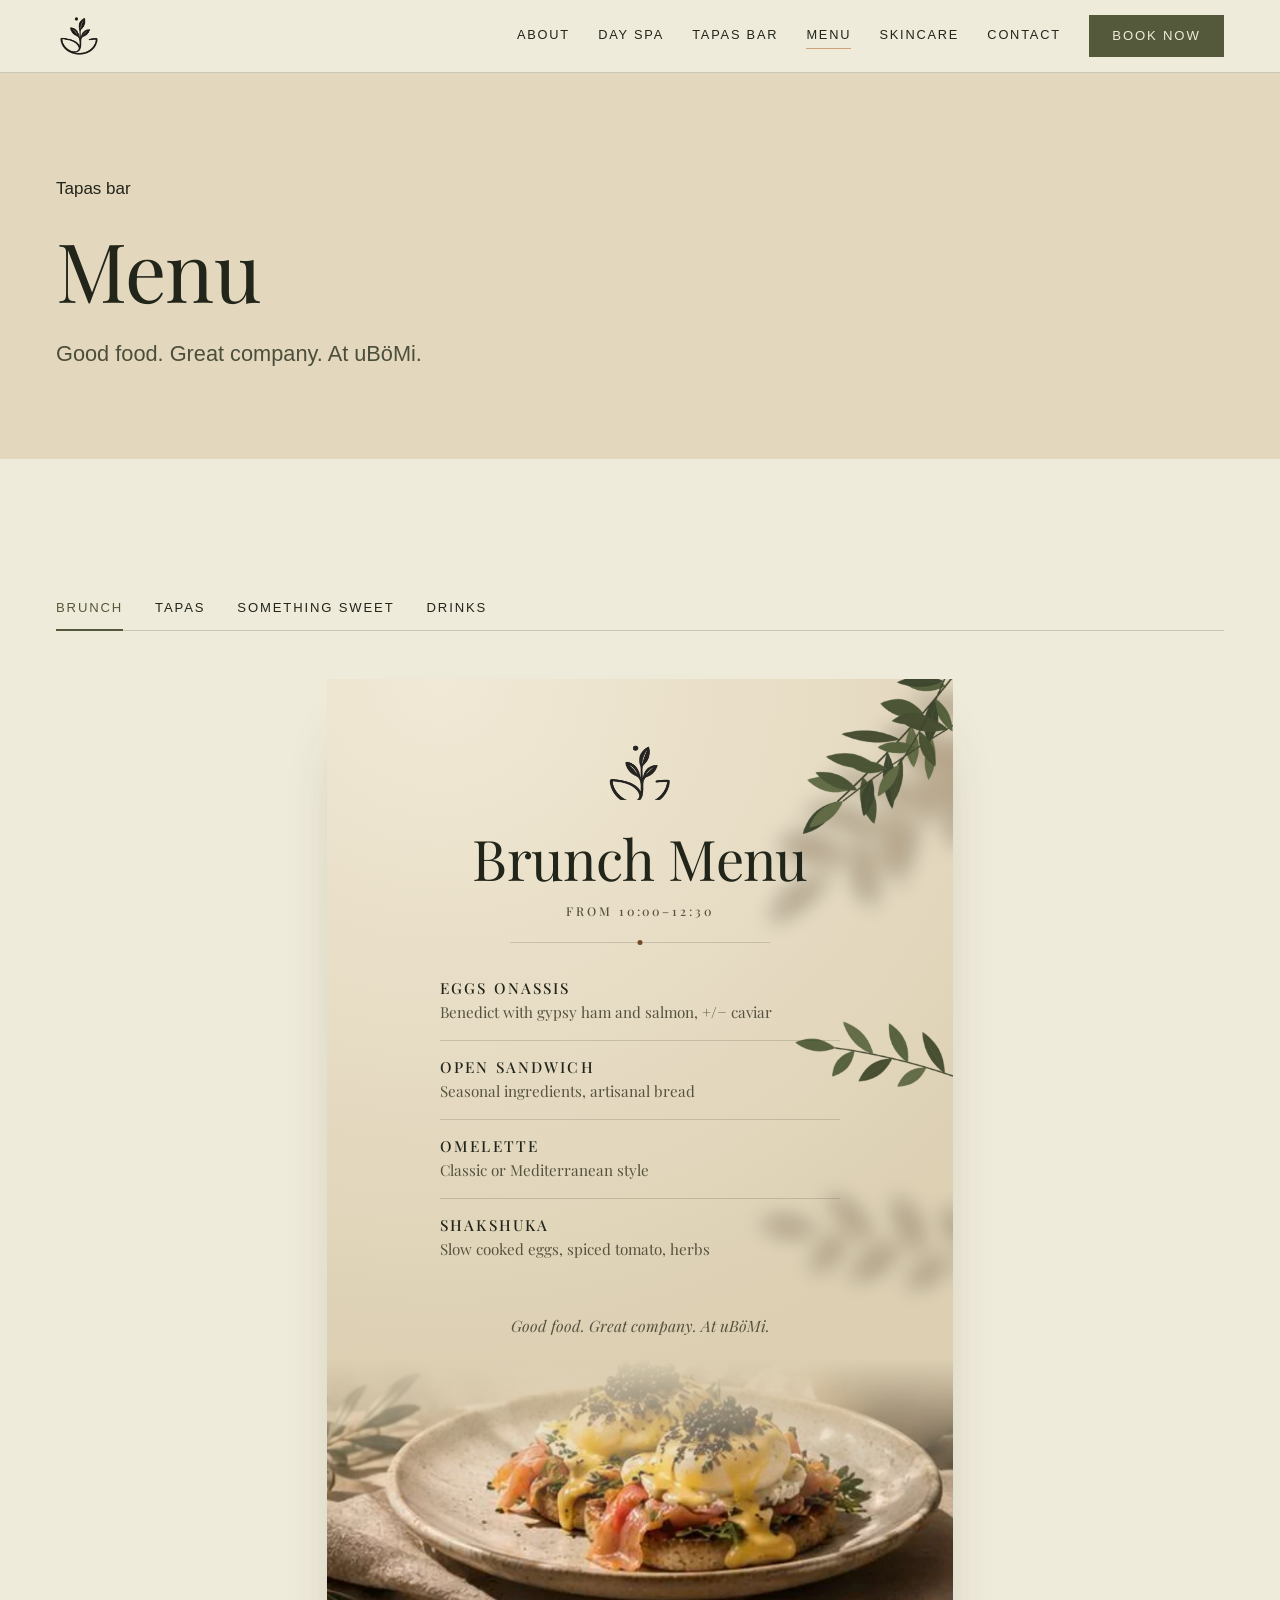
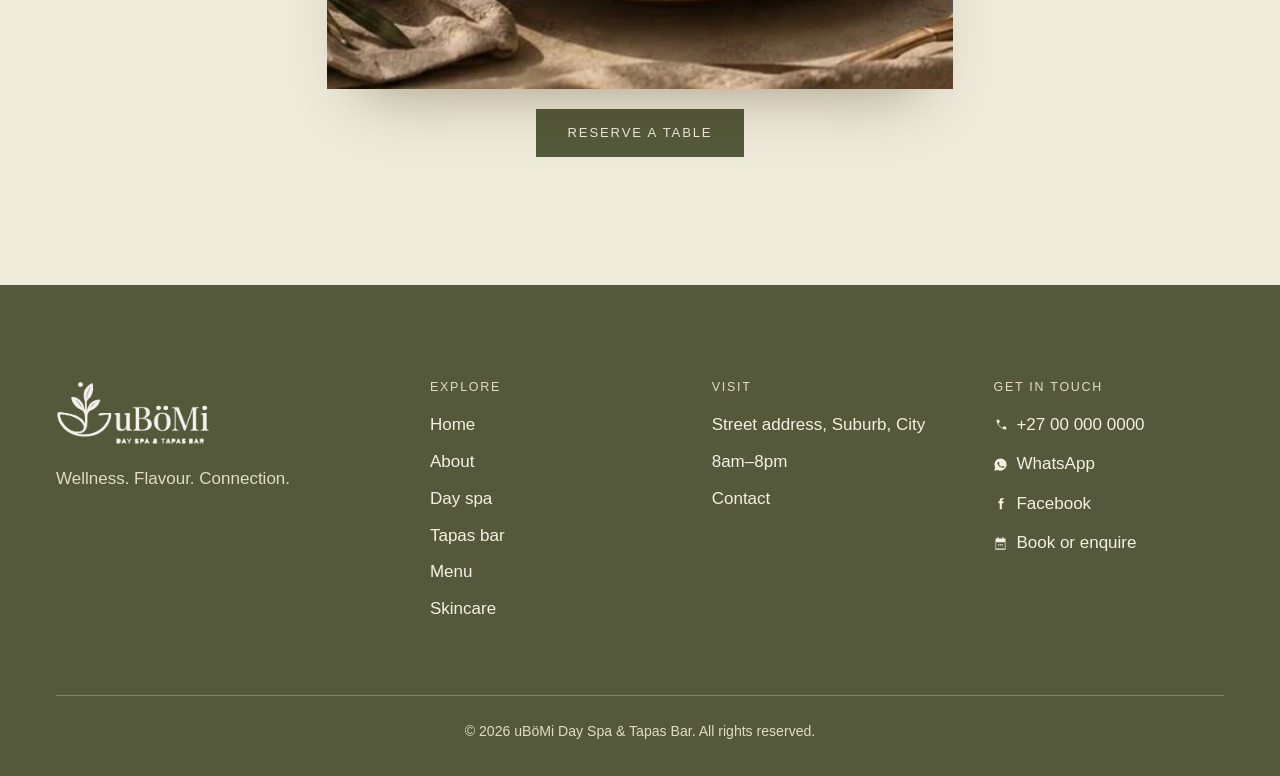
<file: menu.html>
<!doctype html>
<html lang="en">
<head>
<meta charset="utf-8">
<meta name="viewport" content="width=device-width, initial-scale=1, viewport-fit=cover">
<title>Menu | uBöMi</title>
<meta name="claude:viewport-fit-sides" content="cover">
<meta name="description" content="Menu to be confirmed on opening. Brunch from 10:00–12:30. Lunch til late. Good food. Great company. At uBöMi.">
<meta property="og:title" content="Menu | uBöMi">
<meta property="og:description" content="Menu to be confirmed on opening. Good food. Great company. At uBöMi.">
<meta property="og:type" content="website">
<meta property="og:image" content="img/menu-brunch.webp">
<meta name="theme-color" content="#53593A">
<link rel="icon" href="img/favicon.png?v=clear" type="image/png">
<link rel="apple-touch-icon" href="img/apple-touch-icon.png?v=clear">
<link rel="preconnect" href="https://fonts.googleapis.com">
<link rel="preconnect" href="https://fonts.gstatic.com" crossorigin>
<link rel="stylesheet" href="https://fonts.googleapis.com/css2?family=DM+Sans:ital,wght@0,400;0,500;1,400&family=Playfair+Display:ital,wght@0,400;0,500;1,400&display=swap">
<link rel="stylesheet" href="css/styles.css">
</head>
<body>
<a class="skip" href="#main">Skip to content</a>
<header class="site-header">
  <div class="wrap">
    <a class="brand" href="index.html" aria-label="uBöMi Day Spa and Tapas Bar, home"><img src="img/sprout-full.png" alt="uBöMi Day Spa &amp; Tapas Bar" width="332" height="335"></a>
    <button class="nav-toggle" type="button" aria-expanded="false" aria-controls="site-nav" aria-label="Menu"><span></span></button>
    <nav class="nav" id="site-nav" aria-label="Main"><a href="about.html">About</a><a href="day-spa.html">Day Spa</a><a href="tapas-bar.html">Tapas Bar</a><a href="menu.html" aria-current="page">Menu</a><a href="skincare.html">Skincare</a><a href="contact.html">Contact</a><a class="btn" href="bookings.html">Book now</a></nav>
  </div>
</header>
<main id="main">

<section class="page-hero page-hero--text">
  <div class="wrap"><div class="page-hero__copy">
    <p class="kicker">Tapas bar</p>
    <h1>Menu</h1>
    <p class="lede">Good food. Great company. At uBöMi.</p>
  </div></div>
</section>

<section class="band band--tight menu-stage">
  <div class="wrap">
    <div class="menu-bar">
      <nav class="tabs" aria-label="Menu sections"><a href="#brunch">Brunch</a><a href="#tapas">Tapas</a><a href="#sweet">Something sweet</a><a href="#drinks">Drinks</a></nav>
    </div>

    <section class="panel" id="brunch" aria-label="Brunch Menu">
      <article class="mcard mcard--narrow">
        <div class="mcard__inner">
          <img class="mcard__logo mcard__logo--dark" src="img/logo-dark.png?v=clear" alt="uBöMi Day Spa &amp; Tapas Bar" width="180" height="75">
          <img class="mcard__logo mcard__logo--light" src="img/logo-light.png" alt="" width="180" height="75">
          <h2 class="mcard__title">Brunch Menu</h2>
          <p class="mcard__sub">From 10:00–12:30</p>
          <div class="mcard__rule" aria-hidden="true"></div>
          <ul class="mlist">
            <li><span class="mi__n">Eggs Onassis</span><span class="mi__d">Benedict with gypsy ham and salmon, +/− caviar</span></li>
            <li><span class="mi__n">Open sandwich</span><span class="mi__d">Seasonal ingredients, artisanal bread</span></li>
            <li><span class="mi__n">Omelette</span><span class="mi__d">Classic or Mediterranean style</span></li>
            <li><span class="mi__n">Shakshuka</span><span class="mi__d">Slow cooked eggs, spiced tomato, herbs</span></li>
          </ul>
          <p class="mcard__tag">Good food. Great company. At uBöMi.</p>
        </div>
        <img class="mcard__photo" src="img/menu-brunch.webp" alt="Eggs Onassis with salmon and caviar on a stone plate" loading="lazy">
      </article>
    </section>

    <section class="panel" id="tapas" aria-label="Tapas Menu">
      <article class="mcard mcard--narrow">
        <div class="mcard__inner">
          <img class="mcard__logo mcard__logo--dark" src="img/logo-dark.png?v=clear" alt="uBöMi Day Spa &amp; Tapas Bar" width="180" height="75">
          <img class="mcard__logo mcard__logo--light" src="img/logo-light.png" alt="" width="180" height="75">
          <h2 class="mcard__title">Tapas Menu</h2>
          <div class="mcard__rule" aria-hidden="true"></div>
          <div class="msec">
            <h3>Starter meals</h3>
            <ul class="mlist">
              <li><span class="mi__n">Ceviche</span><span class="mi__d">Citrus, herbs, fresh flavours</span></li>
              <li><span class="mi__n">Carpaccio</span><span class="mi__d">Thinly sliced, bold and delicate</span></li>
              <li><span class="mi__n">Steak tar tar</span><span class="mi__d">Classic with a modern twist</span></li>
              <li><span class="mi__n">Spicy chicken livers</span><span class="mi__d">Rich, smoky, full of flavour</span></li>
              <li><span class="mi__n">Teriyaki chicken wings</span><span class="mi__d">Sticky, savoury, irresistible</span></li>
            </ul>
          </div>
          <div class="msec">
            <h3>Lunch til late</h3>
            <ul class="mlist">
              <li><span class="mi__n">Homemade mini beef burger</span><span class="mi__d">With potato pave</span></li>
              <li><span class="mi__n">Prawn tagliatelle</span><span class="mi__d">With sage crème</span></li>
              <li><span class="mi__n">Beef birria soft shell tacos</span><span class="mi__d">Bold, rich, authentic</span></li>
              <li><span class="mi__n">Truffle mac n cheese</span><span class="mi__d">With boneless ribs</span></li>
              <li><span class="mi__n">Traditional ramen</span><span class="mi__d">Comfort in a bowl</span></li>
            </ul>
          </div>
          <p class="mcard__tag">Good food. Great company. At uBöMi.</p>
        </div>
        <img class="mcard__photo" src="img/scallop.webp" alt="Seared scallops on a dark plate" loading="lazy">
      </article>
    </section>

    <section class="panel" id="sweet" aria-label="Something Sweet">
      <article class="mcard mcard--narrow">
        <div class="mcard__inner">
          <img class="mcard__logo mcard__logo--dark" src="img/logo-dark.png?v=clear" alt="uBöMi Day Spa &amp; Tapas Bar" width="180" height="75">
          <img class="mcard__logo mcard__logo--light" src="img/logo-light.png" alt="" width="180" height="75">
          <h2 class="mcard__title">Something Sweet</h2>
          <div class="mcard__rule" aria-hidden="true"></div>
          <ul class="mlist">
            <li><span class="mi__n">Sorbet</span><span class="mi__d">Seasonal selection</span></li>
            <li><span class="mi__n">Pavlova</span><span class="mi__d">Light, crisp, indulgent</span></li>
            <li><span class="mi__n">Eton mess</span><span class="mi__d">Classic with a uBöMi twist</span></li>
            <li><span class="mi__n">Choc soufflé</span><span class="mi__d">With granavanilla crème</span></li>
            <li><span class="mi__n">Tres leches</span><span class="mi__d">Vs cheesecake, or dessert of the day</span></li>
          </ul>
          <p class="mcard__tag">Life is sweeter at uBöMi.</p>
        </div>
        <img class="mcard__photo" src="img/menu-sweet.webp" alt="Pavlova topped with berries and edible flowers, beside a bowl of sorbet" loading="lazy">
      </article>
    </section>

    <section class="panel" id="drinks" aria-label="Drinks Menu">
      <article class="mcard mcard--wide mcard--cornerphoto">
        <div class="mcard__inner">
          <img class="mcard__logo mcard__logo--dark" src="img/logo-dark.png?v=clear" alt="uBöMi Day Spa &amp; Tapas Bar" width="180" height="75">
          <img class="mcard__logo mcard__logo--light" src="img/logo-light.png" alt="" width="180" height="75">
          <h2 class="mcard__title">Drinks Menu</h2>
          <div class="mcard__rule" aria-hidden="true"></div>
          <div class="mcols mcols--3">
            <div class="mcol">
              <div class="msec">
                <h3>Hot drinks</h3>
                <ul class="mplain">
                  <li>Coffee</li>
                  <li>Tea</li>
                  <li>Black tea</li>
                  <li class="sub">Ceylon</li>
                  <li class="sub">Earl Grey</li>
                  <li class="sub">Rooibos</li>
                  <li class="sub">Hemp</li>
                </ul>
              </div>
              <div class="msec">
                <h3>Cold drinks</h3>
                <ul class="mplain">
                  <li>Juice</li>
                  <li>Soft drinks</li>
                  <li>Water (San Pellegrino)</li>
                  <li class="sub">Still</li>
                  <li class="sub">Sparkling</li>
                  <li class="sub">Flavoured sparkling</li>
                </ul>
              </div>
              <div class="msec">
                <h3>Smoothies</h3>
                <ul class="mplain">
                  <li>Green</li>
                  <li>Oatmeal</li>
                  <li>Berries</li>
                </ul>
              </div>
            </div>
            <div class="mcol">
              <div class="msec">
                <h3>Freezo</h3>
                <ul class="mplain">
                  <li>Peach</li>
                  <li>Berries</li>
                  <li>Mango</li>
                </ul>
              </div>
              <div class="msec">
                <h3>Milkshake</h3>
                <ul class="mplain">
                  <li>Vanilla</li>
                  <li>Chocolate</li>
                  <li>Strawberry</li>
                  <li>Banana</li>
                  <li>Mango</li>
                  <li>Gourmet</li>
                  <li>Horlicks honey and Nutella</li>
                  <li>Milo</li>
                  <li>Coffee</li>
                  <li>Oreo</li>
                </ul>
              </div>
            </div>
            <div class="mcol">
              <div class="msec">
                <h3>Cocktails</h3>
                <ul class="mplain">
                  <li>Martini (classic/pistachio)</li>
                  <li>Tequila sunrise</li>
                  <li>Cognac summers</li>
                  <li>Rum mule</li>
                  <li>Mai tai</li>
                  <li>Champagne based</li>
                  <li class="sub">Mimosa</li>
                  <li class="sub">Bellini</li>
                </ul>
              </div>
              <div class="msec">
                <h3>Wines</h3>
                <ul class="mplain">
                  <li>Chenin blanc</li>
                  <li>Sauvignon blanc</li>
                  <li>Riesling (per bottle)</li>
                  <li>Gewürztraminer (per bottle)</li>
                  <li>Pinot Grigio (per bottle)</li>
                  <li>Rosé</li>
                  <li>Merlot</li>
                  <li>Cabernet Sauvignon (per bottle)</li>
                  <li>Pinotage (per bottle)</li>
                </ul>
              </div>
              <div class="msec">
                <h3>Sparkling wine (per bottle)</h3>
                <ul class="mplain">
                  <li>Champagne</li>
                  <li>Simonsig</li>
                  <li>Ghmumm</li>
                  <li>Moët</li>
                  <li>Krug</li>
                  <li>Prosecco</li>
                  <li>Da Luca</li>
                  <li>Bottega</li>
                </ul>
              </div>
            </div>
          </div>
          <p class="mcard__tag">Good drinks. Great company. At uBöMi.</p>
        </div>
        <img class="mcard__photo" src="img/menu-drinks.webp" alt="Cocktails and olives on a stone slab" loading="lazy">
      </article>
    </section>

    <div class="actions"><a class="btn" href="bookings.html#tapas">Reserve a table</a></div>
  </div>
</section>

</main>
<footer class="site-footer">
  <div class="wrap">
    <div class="footer-grid">
      <div>
        <img src="img/logo-light.png" alt="uBöMi Day Spa &amp; Tapas Bar" width="153" height="64">
        <p>Wellness. Flavour. Connection.</p>
      </div>
      <div>
        <h2>Explore</h2>
        <ul>
          <li><a href="index.html">Home</a></li>
          <li><a href="about.html">About</a></li>
          <li><a href="day-spa.html">Day spa</a></li>
          <li><a href="tapas-bar.html">Tapas bar</a></li>
          <li><a href="menu.html">Menu</a></li>
          <li><a href="skincare.html">Skincare</a></li>
        </ul>
      </div>
      <div>
        <h2>Visit</h2>
        <ul>
          <li data-cfg="address">Street address, Suburb, City</li>
          <li data-cfg="hours">8am–8pm</li>
          <li><a href="contact.html">Contact</a></li>
        </ul>
      </div>
      <div>
        <h2>Get in touch</h2>
        <ul>
          <li><a data-href="tel" href="#"><span data-cfg="phoneDisplay">+27 00 000 0000</span></a></li>
          <li><a data-href="whatsapp" href="#" target="_blank" rel="noopener">WhatsApp</a></li>
          <li><a data-href="facebook" href="https://www.facebook.com/share/19rTJ2Wmjx/" target="_blank" rel="noopener">Facebook</a></li>
          <li><a href="bookings.html">Book or enquire</a></li>
        </ul>
      </div>
    </div>
    <div class="legal"><span>&copy; 2026 uBöMi Day Spa &amp; Tapas Bar. All rights reserved.</span></div>
  </div>
</footer>
<script src="js/config.js"></script>
<script src="js/main.js"></script>
</body>
</html>
</file>
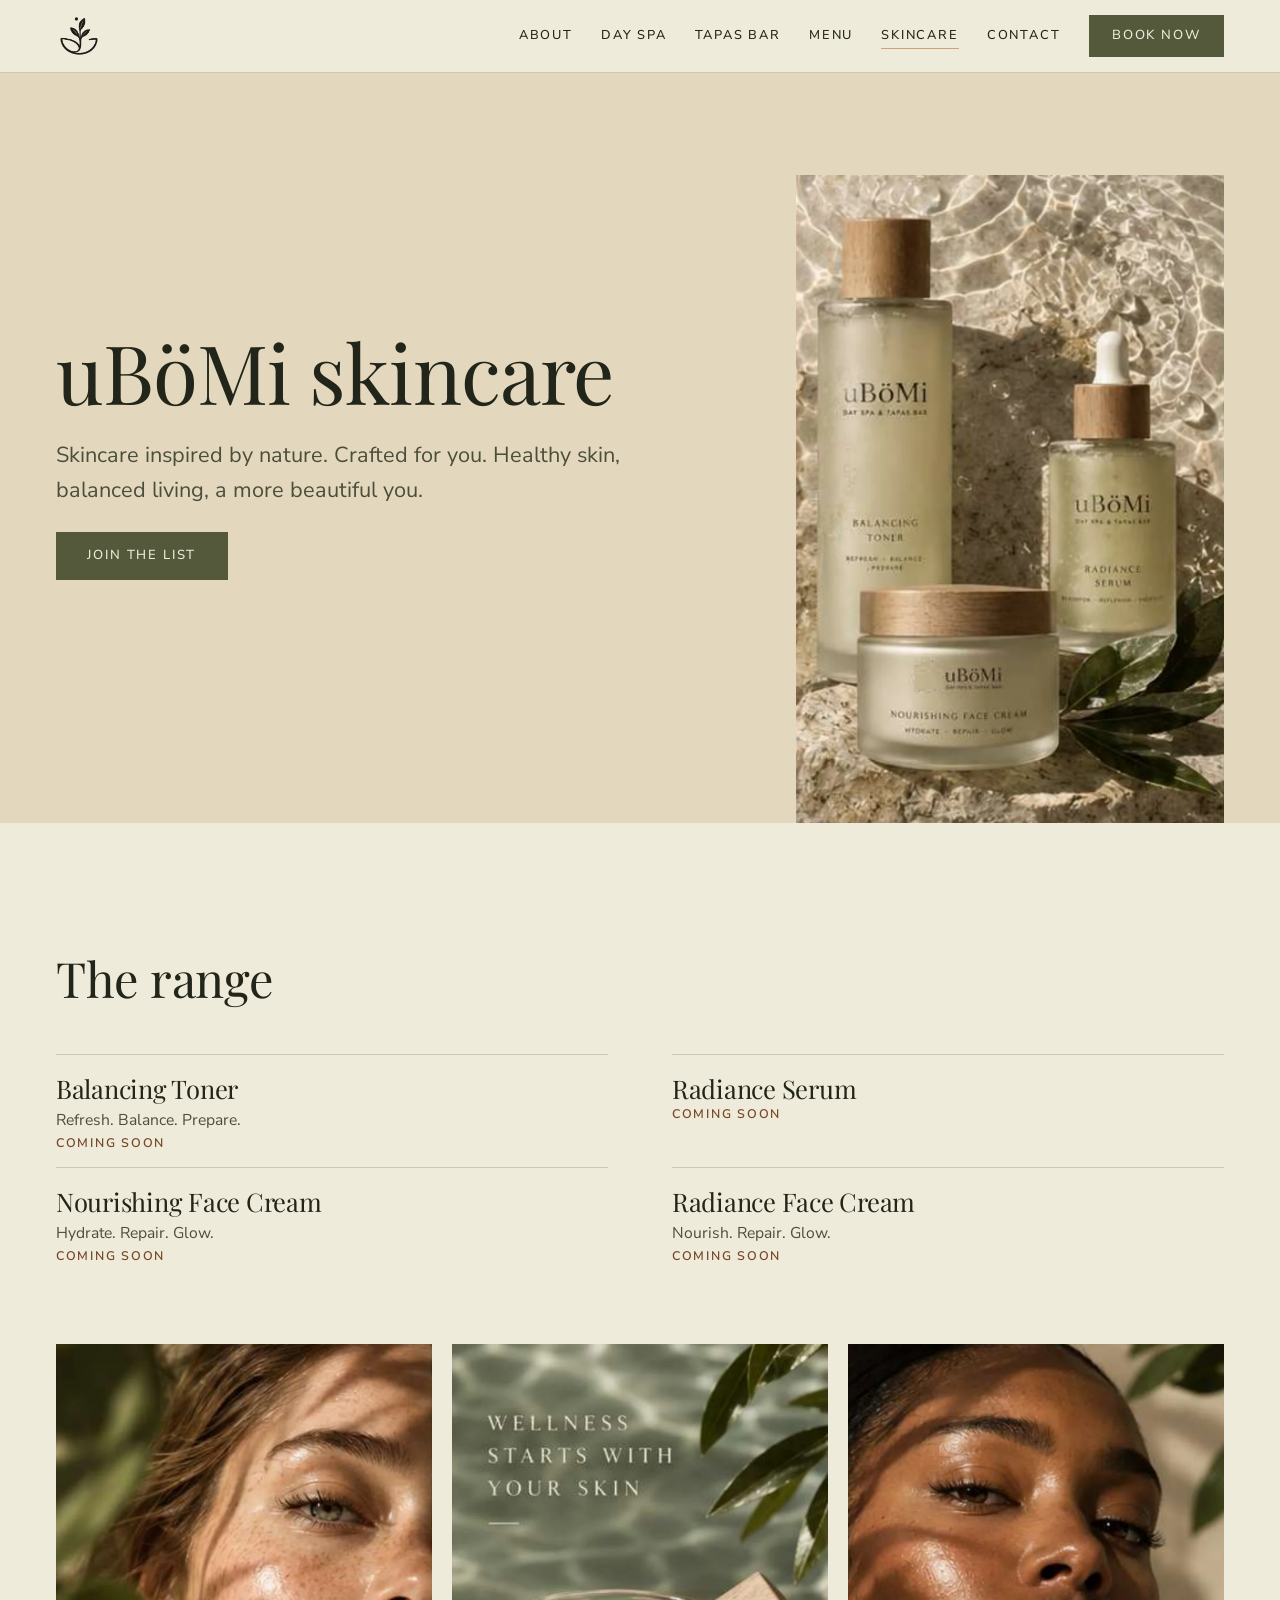
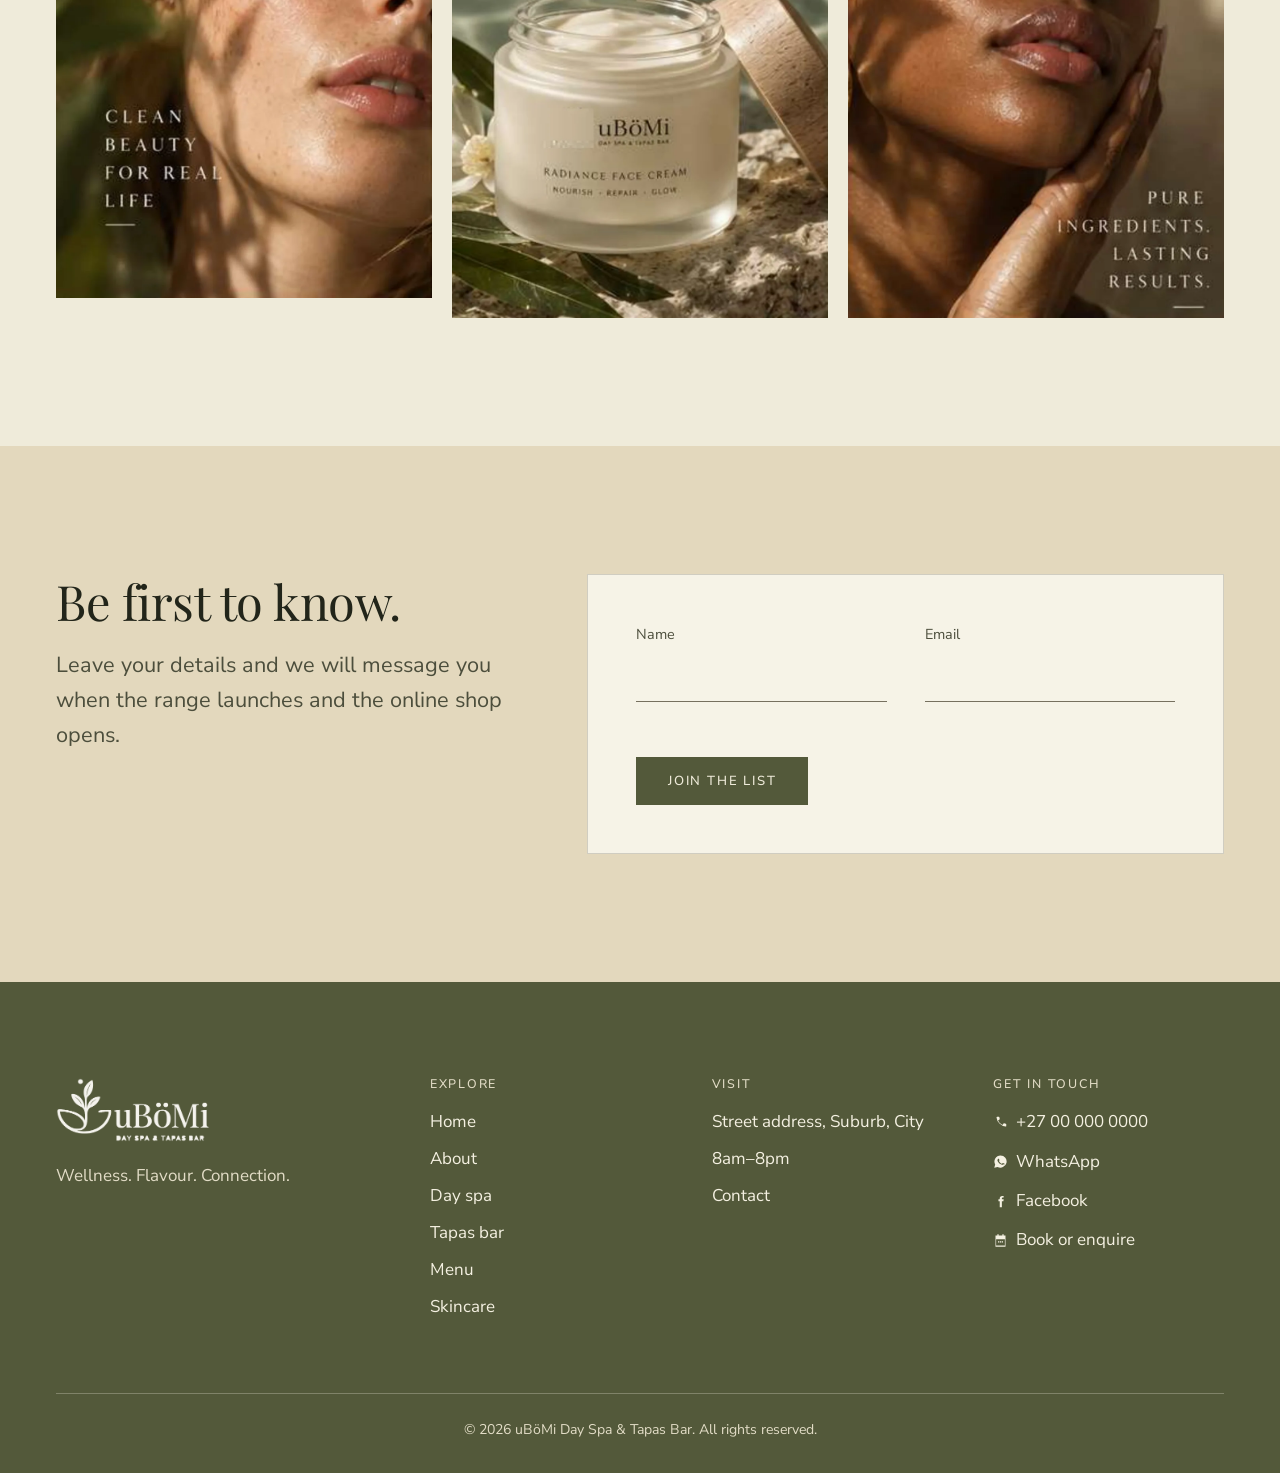
<file: skincare.html>
<!doctype html>
<html lang="en">
<head>
<meta charset="utf-8">
<meta name="viewport" content="width=device-width, initial-scale=1, viewport-fit=cover">
<title>Skincare | uBöMi</title>
<meta name="claude:viewport-fit-sides" content="cover">
<meta name="description" content="The uBöMi skincare range is coming soon: toner, serum and face creams inspired by nature. Join the list to hear first.">
<meta property="og:title" content="Skincare | uBöMi">
<meta property="og:description" content="The uBöMi skincare range is coming soon: toner, serum and face creams inspired by nature. Join the list to hear first.">
<meta property="og:type" content="website">
<meta property="og:image" content="img/skin-products.webp">
<meta name="theme-color" content="#efebda">
<link rel="icon" href="img/favicon.png" type="image/png">
<link rel="preconnect" href="https://fonts.googleapis.com">
<link rel="preconnect" href="https://fonts.gstatic.com" crossorigin>
<link rel="stylesheet" href="https://fonts.googleapis.com/css2?family=Nunito+Sans:wght@300;400;600&family=Playfair+Display:ital,wght@0,400;0,500;1,400&display=swap">
<link rel="stylesheet" href="css/styles.css">

</head>
<body>
<a class="skip" href="#main">Skip to content</a>
<header class="site-header">
  <div class="wrap">
    <a class="brand" href="index.html" aria-label="uBöMi Day Spa and Tapas Bar, home"><img src="img/sprout-full.png" alt="uBöMi Day Spa &amp; Tapas Bar" width="332" height="335"></a>
    <button class="nav-toggle" type="button" aria-expanded="false" aria-controls="site-nav" aria-label="Menu"><span></span></button>
    <nav class="nav" id="site-nav" aria-label="Main"><a href="about.html">About</a><a href="day-spa.html">Day Spa</a><a href="tapas-bar.html">Tapas Bar</a><a href="menu.html">Menu</a><a href="skincare.html" aria-current="page">Skincare</a><a href="contact.html">Contact</a><a class="btn" href="bookings.html">Book now</a></nav>
  </div>
</header>
<main id="main">

<section class="page-hero">
  <div class="wrap">
    <div class="page-hero__copy">
      <h1>uBöMi skincare</h1>
      <p class="lede">Skincare inspired by nature. Crafted for you. Healthy skin, balanced living, a more beautiful you.</p>
      <div class="actions"><a class="btn" href="#waitlist">Join the list</a></div>
    </div>
    <div class="page-hero__media"><img class="tall" src="img/skin-products.webp" width="938" height="1420" alt="uBöMi toner, serum and face cream on a stone in shallow water, beside an olive branch"></div>
  </div>
</section>
<section class="band skin-range">
  <div class="wrap stack">
    <h2>The range</h2>
    <ul class="range"><li><h3>Balancing Toner</h3><p>Refresh. Balance. Prepare.</p><span class="coming">Coming soon</span></li><li><h3>Radiance Serum</h3><span class="coming">Coming soon</span></li><li><h3>Nourishing Face Cream</h3><p>Hydrate. Repair. Glow.</p><span class="coming">Coming soon</span></li><li><h3>Radiance Face Cream</h3><p>Nourish. Repair. Glow.</p><span class="coming">Coming soon</span></li></ul>
    <div class="skin3">
      <figure><img src="img/skin-clean.webp" width="963" height="1420" loading="lazy" alt="Clean beauty for real life. A woman's face in dappled leaf shadow."></figure>
      <figure><img src="img/skin-jar.webp" width="950" height="1452" loading="lazy" alt="Wellness starts with your skin. An open jar of face cream on a stone in shallow water."></figure>
      <figure><img src="img/skin-pure.webp" width="950" height="1452" loading="lazy" alt="Pure ingredients. Lasting results. A woman with glowing skin rests her chin in her hand."></figure>
    </div>
  </div>
</section>
<section class="band band--sand" id="waitlist">
  <div class="wrap contact">
    <div class="stack">
      <h2>Be first to know.</h2>
      <p class="lede">Leave your details and we will message you when the range launches and the online shop opens.</p>
    </div>
    <form class="formcard" id="waitlist-form" data-enquiry data-subject="Skincare launch list" novalidate>
      <div class="fields">
        <div class="field"><label for="w-name">Name</label><input id="w-name" name="name" autocomplete="name" required><span class="err" id="w-name-err" aria-live="polite"></span></div>
        <div class="field"><label for="w-email">Email</label><input id="w-email" name="email" type="email" autocomplete="email" required><span class="err" id="w-email-err" aria-live="polite"></span></div>
      </div>
      <div class="form-actions"><button class="btn" type="submit">Join the list</button></div>
      <div class="result" hidden></div>
    </form>
  </div>
</section>
</main>
<footer class="site-footer">
  <div class="wrap">
    <div class="footer-grid">
      <div>
        <img src="img/logo-light.png" alt="uBöMi Day Spa &amp; Tapas Bar" width="153" height="64">
        <p>Wellness. Flavour. Connection.</p>
      </div>
      <div>
        <h2>Explore</h2>
        <ul>
          <li><a href="index.html">Home</a></li>
          <li><a href="about.html">About</a></li>
          <li><a href="day-spa.html">Day spa</a></li>
          <li><a href="tapas-bar.html">Tapas bar</a></li>
          <li><a href="menu.html">Menu</a></li>
          <li><a href="skincare.html">Skincare</a></li>
        </ul>
      </div>
      <div>
        <h2>Visit</h2>
        <ul>
          <li data-cfg="address">Street address, Suburb, City</li>
          <li data-cfg="hours">8am–8pm</li>
          <li><a href="contact.html">Contact</a></li>
        </ul>
      </div>
      <div>
        <h2>Get in touch</h2>
        <ul>
          <li><a data-href="tel" href="#"><span data-cfg="phoneDisplay">+27 00 000 0000</span></a></li>
          <li><a data-href="whatsapp" href="#" target="_blank" rel="noopener">WhatsApp</a></li>
          <li><a data-href="facebook" href="https://www.facebook.com/share/19rTJ2Wmjx/" target="_blank" rel="noopener">Facebook</a></li>
          <li><a href="bookings.html">Book or enquire</a></li>
        </ul>
      </div>
    </div>
    <div class="legal"><span>&copy; 2026 uBöMi Day Spa &amp; Tapas Bar. All rights reserved.</span></div>
  </div>
</footer>
<script src="js/config.js"></script>
<script src="js/main.js"></script>
</body>
</html>
</file>
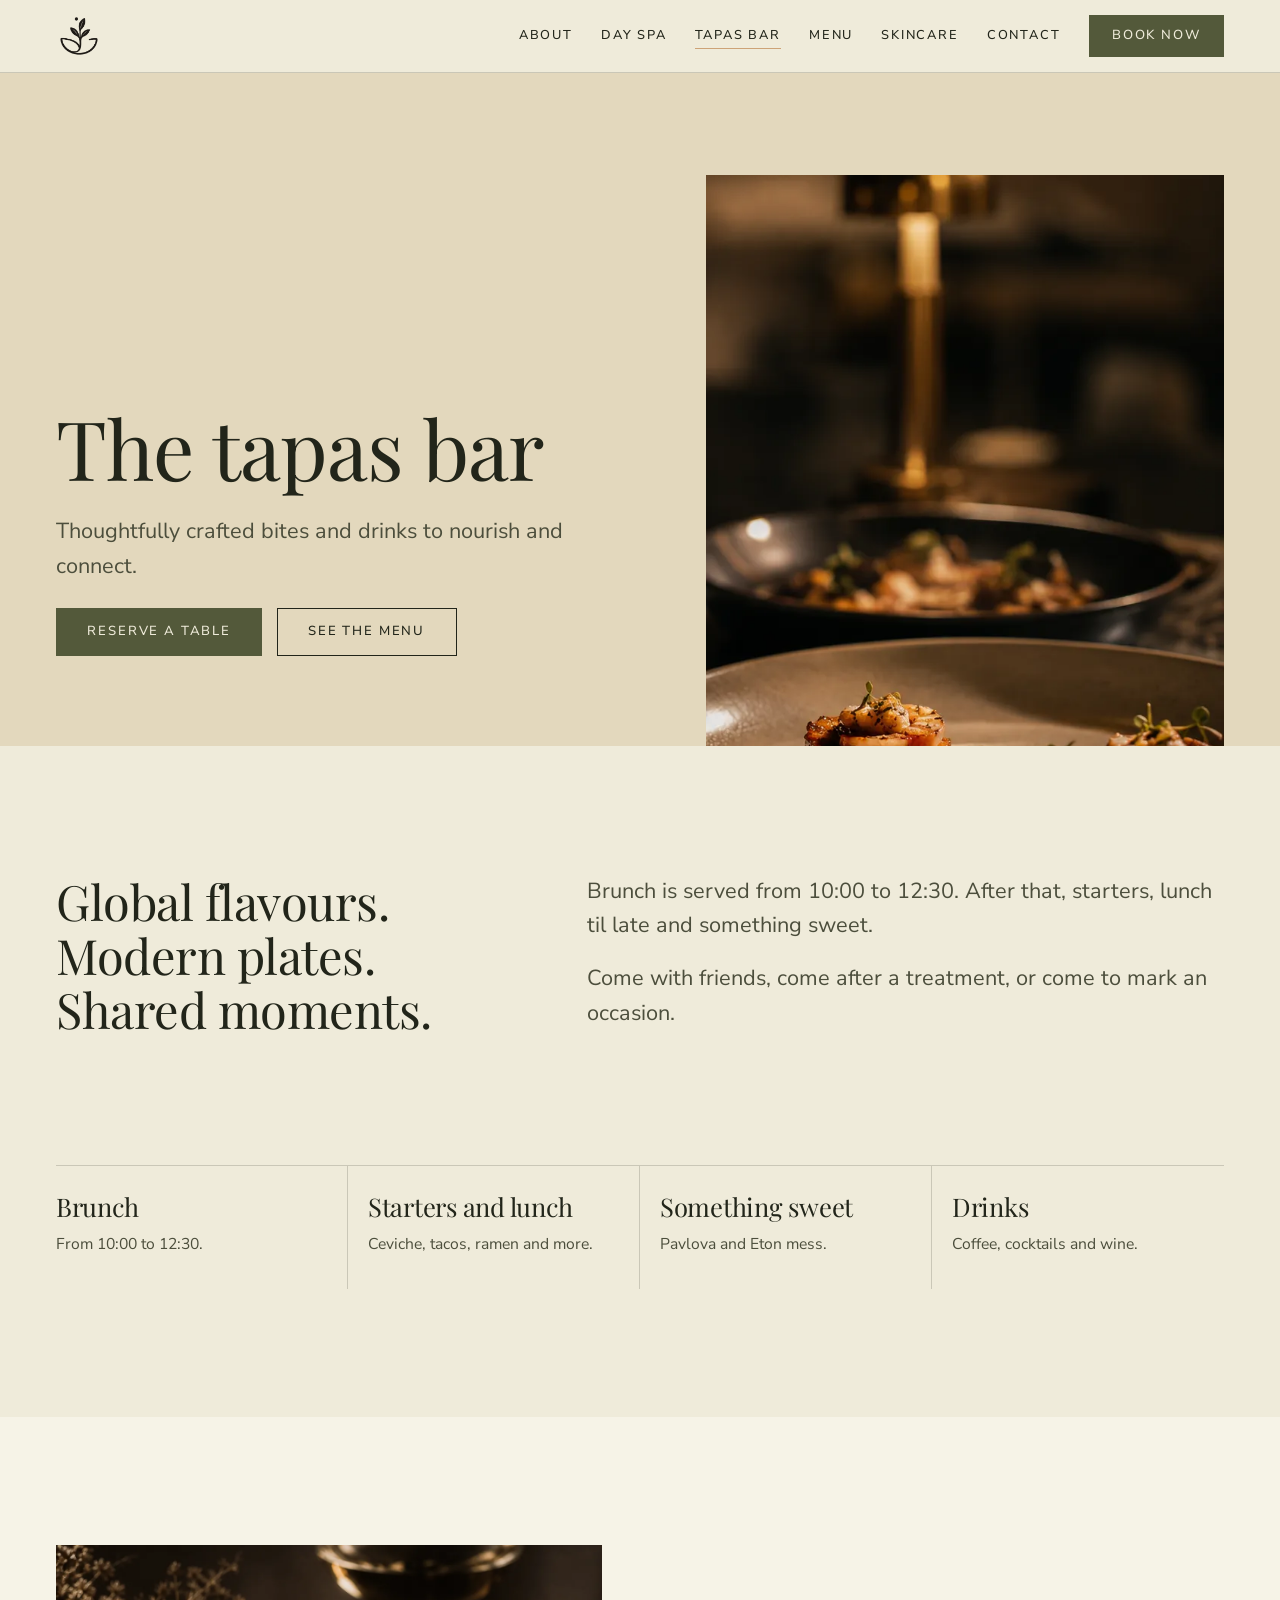
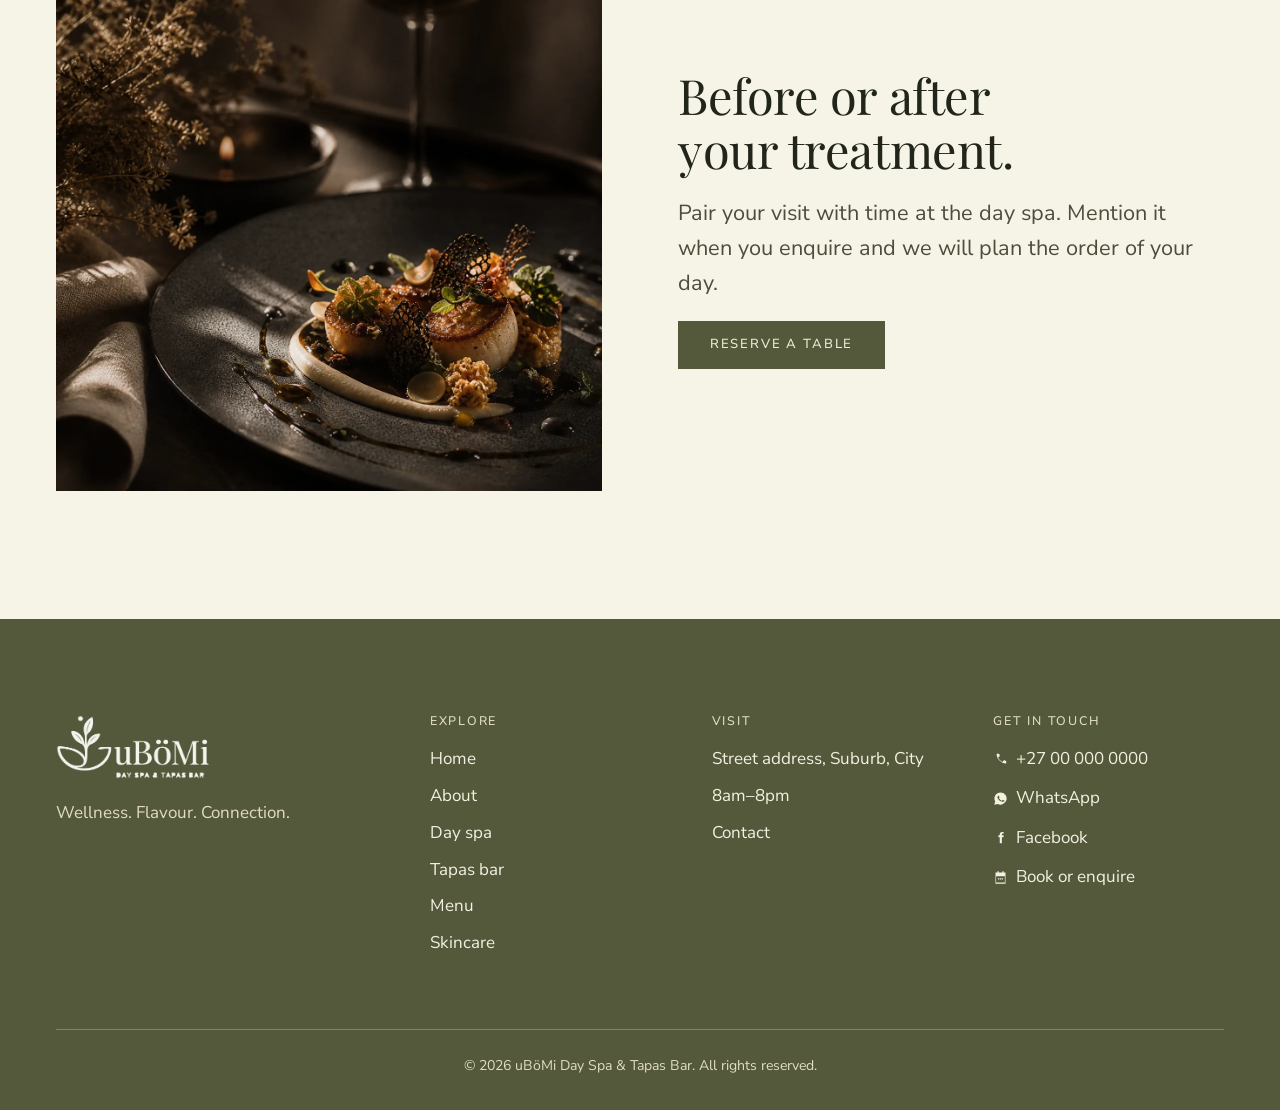
<file: tapas-bar.html>
<!doctype html>
<html lang="en">
<head>
<meta charset="utf-8">
<meta name="viewport" content="width=device-width, initial-scale=1, viewport-fit=cover">
<title>Tapas Bar | uBöMi</title>
<meta name="claude:viewport-fit-sides" content="cover">
<meta name="description" content="Brunch, starters, lunch til late, something sweet and drinks at the uBöMi tapas bar.">
<meta property="og:title" content="Tapas Bar | uBöMi">
<meta property="og:description" content="Brunch, starters, lunch til late, something sweet and drinks at the uBöMi tapas bar.">
<meta property="og:type" content="website">
<meta property="og:image" content="img/tapas-lamp.webp">
<meta name="theme-color" content="#efebda">
<link rel="icon" href="img/favicon.png" type="image/png">
<link rel="preconnect" href="https://fonts.googleapis.com">
<link rel="preconnect" href="https://fonts.gstatic.com" crossorigin>
<link rel="stylesheet" href="https://fonts.googleapis.com/css2?family=Nunito+Sans:wght@300;400;600&family=Playfair+Display:ital,wght@0,400;0,500;1,400&display=swap">
<link rel="stylesheet" href="css/styles.css">

</head>
<body>
<a class="skip" href="#main">Skip to content</a>
<header class="site-header">
  <div class="wrap">
    <a class="brand" href="index.html" aria-label="uBöMi Day Spa and Tapas Bar, home"><img src="img/sprout-full.png" alt="uBöMi Day Spa &amp; Tapas Bar" width="332" height="335"></a>
    <button class="nav-toggle" type="button" aria-expanded="false" aria-controls="site-nav" aria-label="Menu"><span></span></button>
    <nav class="nav" id="site-nav" aria-label="Main"><a href="about.html">About</a><a href="day-spa.html">Day Spa</a><a href="tapas-bar.html" aria-current="page">Tapas Bar</a><a href="menu.html">Menu</a><a href="skincare.html">Skincare</a><a href="contact.html">Contact</a><a class="btn" href="bookings.html">Book now</a></nav>
  </div>
</header>
<main id="main">

<section class="page-hero">
  <div class="wrap">
    <div class="page-hero__copy">
      <h1>The tapas bar</h1>
      <p class="lede">Thoughtfully crafted bites and drinks to nourish and connect.</p>
      <div class="actions"><a class="btn" href="bookings.html#tapas">Reserve a table</a><a class="btn btn--ghost" href="menu.html">See the menu</a></div>
    </div>
    <div class="page-hero__media"><img src="img/tapas-lamp.webp" width="684" height="1254" alt="Plates of tapas beside a brass table lamp"></div>
  </div>
</section>
<section class="band">
  <div class="wrap intro">
    <h2>Global flavours. Modern plates. Shared moments.</h2>
    <div class="lede">
      <p>Brunch is served from 10:00 to 12:30. After that, starters, lunch til late and something sweet.</p>
      <p>Come with friends, come after a treatment, or come to mark an occasion.</p>
    </div>
  </div>
</section>
<section class="band" style="padding-top:0">
  <div class="wrap"><div class="moments"><a href="menu.html#brunch"><h3>Brunch</h3><p>From 10:00 to 12:30.</p></a><a href="menu.html#tapas"><h3>Starters and lunch</h3><p>Ceviche, tacos, ramen and more.</p></a><a href="menu.html#sweet"><h3>Something sweet</h3><p>Pavlova and Eton mess.</p></a><a href="menu.html#drinks"><h3>Drinks</h3><p>Coffee, cocktails and wine.</p></a></div></div>
</section>
<section class="band band--paper">
  <div class="wrap split">
    <img src="img/scallop.webp" width="1254" height="1254" loading="lazy" alt="Seared scallops on a dark plate with purée, crisps and herbs">
    <div class="stack">
      <h2>Before or after your treatment.</h2>
      <p class="lede">Pair your visit with time at the day spa. Mention it when you enquire and we will plan the order of your day.</p>
      <div class="actions"><a class="btn" href="bookings.html#tapas">Reserve a table</a></div>
    </div>
  </div>
</section>
</main>
<footer class="site-footer">
  <div class="wrap">
    <div class="footer-grid">
      <div>
        <img src="img/logo-light.png" alt="uBöMi Day Spa &amp; Tapas Bar" width="153" height="64">
        <p>Wellness. Flavour. Connection.</p>
      </div>
      <div>
        <h2>Explore</h2>
        <ul>
          <li><a href="index.html">Home</a></li>
          <li><a href="about.html">About</a></li>
          <li><a href="day-spa.html">Day spa</a></li>
          <li><a href="tapas-bar.html">Tapas bar</a></li>
          <li><a href="menu.html">Menu</a></li>
          <li><a href="skincare.html">Skincare</a></li>
        </ul>
      </div>
      <div>
        <h2>Visit</h2>
        <ul>
          <li data-cfg="address">Street address, Suburb, City</li>
          <li data-cfg="hours">8am–8pm</li>
          <li><a href="contact.html">Contact</a></li>
        </ul>
      </div>
      <div>
        <h2>Get in touch</h2>
        <ul>
          <li><a data-href="tel" href="#"><span data-cfg="phoneDisplay">+27 00 000 0000</span></a></li>
          <li><a data-href="whatsapp" href="#" target="_blank" rel="noopener">WhatsApp</a></li>
          <li><a data-href="facebook" href="https://www.facebook.com/share/19rTJ2Wmjx/" target="_blank" rel="noopener">Facebook</a></li>
          <li><a href="bookings.html">Book or enquire</a></li>
        </ul>
      </div>
    </div>
    <div class="legal"><span>&copy; 2026 uBöMi Day Spa &amp; Tapas Bar. All rights reserved.</span></div>
  </div>
</footer>
<script src="js/config.js"></script>
<script src="js/main.js"></script>
</body>
</html>
</file>
<file: css/styles.css>
/* uBöMi Day Spa & Tapas Bar
   Layout concept: calm, left-aligned editorial pages on off-white; a dark espresso hero and footer
   frame the photography. The only bold move is the hero, where spa and table share one image.
   Palette comes from the brand brief: ivory, off-white, tan, sand, stone grey, soft sage. */
:root {
  --ivory: #efebda;
  --paper: #f6f3e7;
  --sand: #e3d8bd;
  --sand-deep: #d2c19c;
  --tan: #cda377;
  --brown: #764729;
  --stone: #76705f;
  --sage: #a3aa86;
  --sage-deep: #53593a;
  --ink: #22251a;
  --ink-soft: #4c4e3c;
  --espresso: #53593a;
  --on-dark: #f4f0e1;
  --on-dark-soft: #e2dcc6;
  --line: rgba(34, 37, 26, 0.18);
  --line-dark: rgba(244, 240, 225, 0.28);

  --display: "Playfair Display", "Iowan Old Style", Georgia, serif;
  --body: "Avenir Next", "Avenir", "Nunito Sans", "Helvetica Neue", Arial, sans-serif;

  --gutter: clamp(16px, 5vw, 56px);
  --section: clamp(72px, 10vw, 136px);
  --max: 1240px;
  --header-h: 72px;
  color-scheme: light;
}

*, *::before, *::after { box-sizing: border-box; }
html { scroll-behavior: smooth; }
body {
  margin: 0;
  background: var(--ivory);
  color: var(--ink);
  font-family: var(--body);
  font-size: 1.0625rem;
  line-height: 1.65;
  font-weight: 400;
  -webkit-font-smoothing: antialiased;
}
body::before {
  content: "";
  position: fixed;
  inset: 0 0 auto;
  height: env(safe-area-inset-top, 0px);
  background: var(--ivory);
  z-index: 10;
}
img { display: block; max-width: 100%; height: auto; }
a { color: inherit; text-decoration-color: var(--tan); text-underline-offset: 0.25em; }
a:hover { text-decoration-color: currentColor; }
:focus-visible { outline: 2px solid var(--sage-deep); outline-offset: 3px; }
.on-dark :focus-visible, .dark :focus-visible { outline-color: var(--sage); }
.skip {
  position: absolute; left: 16px; top: -60px; z-index: 50;
  background: var(--ink); color: var(--on-dark); padding: 10px 16px;
}
.skip:focus { top: 8px; }

h1, h2, h3, h4 { font-family: var(--display); font-weight: 400; margin: 0; text-wrap: balance; letter-spacing: -0.01em; }
h1 { font-size: clamp(2.6rem, 6.4vw, 5.4rem); line-height: 1.04; }
h2 { font-size: clamp(1.95rem, 3.8vw, 3.1rem); line-height: 1.12; }
h3 { font-size: clamp(1.3rem, 2vw, 1.6rem); line-height: 1.25; }
h1 em, h2 em { font-style: italic; }
p { margin: 0; }
.lede { font-size: clamp(1.15rem, 1.7vw, 1.4rem); line-height: 1.6; color: var(--ink-soft); max-width: 40em; }
.small { font-size: 0.9rem; color: var(--stone); }
.measure { max-width: 34em; }

.wrap {
  width: 100%;
  max-width: calc(var(--max) + 2 * var(--gutter));
  margin-inline: auto;
  padding-left: max(var(--gutter), env(safe-area-inset-left, 0px));
  padding-right: max(var(--gutter), env(safe-area-inset-right, 0px));
}
.band { padding-block: var(--section); }
.band:has(+ .band--close) { padding-bottom: clamp(24px, 3vw, 40px); }
.band--close { padding-top: clamp(32px, 4vw, 56px); }
.band--sand { background: var(--sand); }
.band--paper { background: var(--paper); }
.band--dark, .dark { background: var(--espresso); color: var(--on-dark); }
.band--dark .lede, .dark .lede { color: var(--on-dark-soft); }
.band--dark .small, .dark .small { color: var(--on-dark-soft); }
.stack { display: flex; flex-direction: column; gap: 1.25rem; }
.stack--lg { gap: 2rem; }

/* buttons */
.btn {
  display: inline-flex; align-items: center; justify-content: center;
  min-height: 48px; padding: 0 1.9rem;
  font: 500 0.82rem/1 var(--body); letter-spacing: 0.14em; text-transform: uppercase;
  text-decoration: none; cursor: pointer;
  background: var(--sage-deep); color: var(--ivory); border: 1px solid var(--sage-deep);
  transition: background-color 0.25s, color 0.25s, border-color 0.25s;
}
.btn:hover { background: var(--brown); border-color: var(--brown); }
.btn--ghost { background: transparent; color: inherit; border-color: currentColor; }
.btn--ghost:hover { background: var(--sage-deep); color: var(--ivory); border-color: var(--sage-deep); }
.on-dark .btn { background: var(--tan); color: var(--ink); border-color: var(--tan); }
.on-dark .btn:hover { background: var(--on-dark); border-color: var(--on-dark); color: var(--ink); }
.on-dark .btn--ghost { background: transparent; color: var(--on-dark); border-color: var(--on-dark-soft); }
.on-dark .btn--ghost:hover { background: var(--on-dark); color: var(--espresso); }
.actions { display: flex; flex-wrap: wrap; gap: 0.9rem; }
.textlink {
  font: 500 0.82rem/1.4 var(--body); letter-spacing: 0.14em; text-transform: uppercase;
  text-decoration: none; border-bottom: 1px solid var(--tan); padding-bottom: 4px; width: fit-content;
}
.textlink:hover { border-color: currentColor; }

/* header */
.site-header {
  position: sticky; top: env(safe-area-inset-top, 0px); z-index: 20;
  background: var(--ivory); border-bottom: 1px solid var(--line);
}
.site-header .wrap { display: flex; align-items: center; justify-content: space-between; gap: 1.5rem; min-height: var(--header-h); }
.brand { display: block; line-height: 0; }
.brand img { height: 46px; width: auto; }
.nav { display: flex; align-items: center; gap: clamp(1rem, 2.2vw, 2.2rem); }
.nav a:not(.btn) {
  font: 500 0.8rem/1 var(--body); letter-spacing: 0.14em; text-transform: uppercase;
  text-decoration: none; padding-block: 6px; border-bottom: 1px solid transparent;
}
.nav a:not(.btn):hover, .nav a[aria-current="page"] { border-bottom-color: var(--tan); }
.nav .btn { min-height: 42px; padding-inline: 1.4rem; }
.nav-toggle {
  display: none; width: 46px; height: 46px; background: none; border: 1px solid var(--line);
  color: var(--ink); cursor: pointer; align-items: center; justify-content: center;
}
.nav-toggle span, .nav-toggle span::before, .nav-toggle span::after {
  display: block; width: 18px; height: 1.5px; background: currentColor; position: relative; content: "";
  transition: transform 0.25s, top 0.25s;
}
.nav-toggle span::before { position: absolute; top: -6px; }
.nav-toggle span::after { position: absolute; top: 6px; }
.nav-toggle[aria-expanded="true"] span { background: transparent; }
.nav-toggle[aria-expanded="true"] span::before { top: 0; transform: rotate(45deg); }
.nav-toggle[aria-expanded="true"] span::after { top: 0; transform: rotate(-45deg); }
@media (max-width: 960px) {
  .nav-toggle { display: inline-flex; }
  .nav {
    display: none; position: absolute; left: 0; right: 0; top: 100%;
    flex-direction: column; align-items: stretch; gap: 0;
    background: var(--ivory); border-bottom: 1px solid var(--line);
    padding: 0.5rem max(var(--gutter), env(safe-area-inset-right, 0px)) 1.5rem max(var(--gutter), env(safe-area-inset-left, 0px));
  }
  .nav.is-open { display: flex; }
  .nav a:not(.btn) { padding-block: 16px; border-bottom: 1px solid var(--line); font-size: 0.9rem; }
  .nav .btn { margin-top: 1.2rem; }
}

/* hero */
.hero { position: relative; background: #1c1a16; color: var(--on-dark); overflow: hidden; min-height: min(760px, 86vh); }
.hero .wrap { position: static; display: flex; align-items: center; min-height: min(760px, 86vh); }
.hero__copy { display: flex; flex-direction: column; gap: 1.5rem; padding-block: clamp(56px, 8vw, 110px); position: relative; z-index: 1; max-width: 28rem; }
.hero__copy .kicker { font: 500 0.78rem/1 var(--body); letter-spacing: 0.18em; text-transform: uppercase; color: var(--tan); }
.hero__copy .kicker, .hero__copy h1, .hero__copy .lede { text-shadow: 0 0 1px rgba(20, 16, 10, 0.95), 0 1px 2px rgba(20, 16, 10, 0.9), 0 8px 22px rgba(20, 16, 10, 0.72); }
.hero__copy .lede { color: var(--on-dark); font-size: clamp(1.05rem, 1.5vw, 1.25rem); }
.hero .btn--ghost { background: rgba(28, 26, 22, 0.45); color: var(--on-dark); border-color: var(--on-dark); }
.hero__media { position: absolute; inset: 0; margin: 0; z-index: 0; }
.hero__media img { position: absolute; inset: 0; width: 100%; height: 100%; max-width: none; max-height: none; object-fit: cover; object-position: 50% 55%; }
@media (max-width: 860px) {
  .hero, .hero .wrap { min-height: min(640px, 92vh); }
  .hero__copy { max-width: none; padding-top: 72px; padding-bottom: 64px; }
}

/* load-in: one orchestrated moment, resting state is fully visible */
@keyframes rise { from { opacity: 0; transform: translateY(18px); } to { opacity: 1; transform: none; } }
@keyframes settle { from { transform: scale(1.07); } to { transform: scale(1); } }
.hero__copy > * { animation: rise 1s cubic-bezier(.2,.7,.2,1) both; }
.hero__copy > :nth-child(2) { animation-delay: .15s; }
.hero__copy > :nth-child(3) { animation-delay: .3s; }
.hero__media img { animation: settle 2.6s cubic-bezier(.2,.7,.2,1) both; }
@media (prefers-reduced-motion: reduce) {
  .hero__copy > *, .hero__media img { animation: none; }
  html { scroll-behavior: auto; }
}

/* page hero (inner pages) */
.page-hero { background: var(--sand); }
.page-hero .wrap { display: grid; grid-template-columns: minmax(0, 1.05fr) minmax(0, 0.95fr); gap: clamp(32px, 6vw, 96px); align-items: end; padding-top: clamp(56px, 8vw, 104px); }
.page-hero__copy { display: flex; flex-direction: column; gap: 1.5rem; padding-bottom: clamp(48px, 7vw, 96px); }
.page-hero__media { align-self: end; }
.page-hero__media img { width: 100%; aspect-ratio: 4 / 4.4; object-fit: cover; }
.page-hero--text .wrap { grid-template-columns: minmax(0, 1fr); padding-bottom: 0; }
.page-hero--text .page-hero__copy { max-width: 46rem; padding-bottom: clamp(48px, 7vw, 88px); }
@media (max-width: 860px) {
  .page-hero .wrap { grid-template-columns: minmax(0, 1fr); }
  .page-hero__media img { aspect-ratio: 4 / 3; object-position: 50% 40%; }
}

/* intro */
.intro { display: grid; grid-template-columns: minmax(0, 5fr) minmax(0, 7fr); gap: clamp(24px, 6vw, 96px); align-items: start; }
.intro h2 { max-width: 14em; }
.intro p + p { margin-top: 1.1rem; }
@media (max-width: 860px) { .intro { grid-template-columns: minmax(0, 1fr); } }
.close-row { display: grid; grid-template-columns: minmax(0, 5fr) minmax(0, 7fr); gap: clamp(24px, 6vw, 96px); align-items: start; }
.close-row h2 { max-width: 8em; }
.close-row__copy { display: flex; flex-direction: column; align-items: flex-start; gap: 1.5rem; }
.close-row .actions { flex-wrap: nowrap; }
@media (max-width: 860px) {
  .close-row { grid-template-columns: minmax(0, 1fr); }
  .close-row .actions { flex-wrap: wrap; }
}

/* two offerings */
.offer { display: grid; grid-template-columns: minmax(0, 1fr) minmax(0, 1fr); gap: clamp(20px, 4vw, 56px); }
.offer__item { display: flex; flex-direction: column; gap: 1.5rem; }
.offer__item:nth-child(2) { margin-top: clamp(0px, 8vw, 120px); }
.offer__item img { width: 100%; aspect-ratio: 4 / 5; object-fit: cover; transition: transform 1.2s cubic-bezier(.2,.7,.2,1); }
.offer__frame { overflow: hidden; display: block; }
.offer__item:hover img { transform: scale(1.03); }
.offer__item p { max-width: 26em; color: var(--ink-soft); }
@media (max-width: 760px) {
  .offer { grid-template-columns: minmax(0, 1fr); gap: 56px; }
  .offer__item:nth-child(2) { margin-top: 0; }
}

/* "Luxury is" triptych */
.luxury { display: grid; grid-template-columns: repeat(3, minmax(0, 1fr)); gap: clamp(10px, 1.6vw, 22px); }
.luxury img { width: 100%; aspect-ratio: 1; object-fit: cover; }
.luxury figure { margin: 0; }
@media (max-width: 760px) {
  .luxury { display: flex; overflow-x: auto; scroll-snap-type: x mandatory; gap: 12px; padding-bottom: 12px; }
  .luxury figure { flex: 0 0 82%; scroll-snap-align: start; }
}

/* a day at uBöMi */
.day { display: grid; grid-template-columns: repeat(4, minmax(0, 1fr)); gap: clamp(20px, 3vw, 40px); margin-top: clamp(32px, 5vw, 56px); }
.day li { list-style: none; border-top: 1px solid var(--line-dark); padding-top: 1.25rem; display: flex; flex-direction: column; gap: 0.6rem; }
.day { padding: 0; margin-bottom: 0; }
.day h3 { font-size: 1.35rem; }
.day .when { font: 500 0.78rem/1 var(--body); letter-spacing: 0.14em; text-transform: uppercase; color: var(--tan); }
.day p { color: var(--on-dark-soft); font-size: 1rem; }
@media (max-width: 900px) { .day { grid-template-columns: repeat(2, minmax(0, 1fr)); } }
@media (max-width: 520px) { .day { grid-template-columns: minmax(0, 1fr); } }

/* split feature */
.split { display: grid; grid-template-columns: minmax(0, 1fr) minmax(0, 1fr); gap: clamp(28px, 6vw, 96px); align-items: center; }
.split--flip > :first-child { order: 2; }
.split img { width: 100%; aspect-ratio: 1; object-fit: cover; }
@media (max-width: 860px) { .split { grid-template-columns: minmax(0, 1fr); } .split--flip > :first-child { order: 0; } }

/* values (about) */
.values { display: grid; grid-template-columns: repeat(3, minmax(0, 1fr)); gap: clamp(24px, 4vw, 56px); margin-top: clamp(32px, 5vw, 56px); }
.values > div { border-top: 1px solid var(--tan); padding-top: 1.25rem; display: flex; flex-direction: column; gap: 0.7rem; }
.values p { color: var(--ink-soft); }
@media (max-width: 760px) { .values { grid-template-columns: minmax(0, 1fr); } }
.wide-image img { width: 100%; max-height: 640px; object-fit: cover; object-position: 50% 45%; }

/* treatments list */
.group { display: grid; grid-template-columns: minmax(0, 4fr) minmax(0, 8fr); gap: clamp(20px, 5vw, 80px); padding-block: clamp(32px, 5vw, 56px); border-top: 1px solid var(--line); }
.group:last-child { border-bottom: 1px solid var(--line); }
.group__head { display: flex; flex-direction: column; gap: 0.6rem; align-self: start; position: sticky; top: calc(var(--header-h) + 24px + env(safe-area-inset-top, 0px)); }
.group__head p { color: var(--ink-soft); font-size: 1rem; max-width: 20em; }
.svc { list-style: none; margin: 0; padding: 0; display: flex; flex-direction: column; }
.svc li { display: grid; grid-template-columns: minmax(0, 1fr) auto; gap: 0.3rem 1.5rem; padding-block: 1.1rem; border-top: 1px solid var(--line); align-items: baseline; }
.svc li:first-child { border-top: 0; padding-top: 0; }
.svc h4 { font-size: 1.3rem; }
.svc .time { font-size: 0.9rem; color: var(--stone); white-space: nowrap; font-variant-numeric: tabular-nums; }
.svc p { grid-column: 1; color: var(--ink-soft); font-size: 1rem; max-width: 36em; }
.svc .textlink { grid-column: 2; grid-row: 1; justify-self: end; }
.svc p { grid-row: 2; }
@media (max-width: 760px) {
  .group { grid-template-columns: minmax(0, 1fr); }
  .group__head { position: static; }
  .svc li { grid-template-columns: minmax(0, 1fr); }
  .svc .textlink { grid-column: 1; grid-row: auto; justify-self: start; margin-top: 0.4rem; }
  .svc p { grid-row: auto; }
}

/* moments (tapas page) */
.moments { display: grid; grid-template-columns: repeat(4, minmax(0, 1fr)); border-top: 1px solid var(--line); }
.moments a { text-decoration: none; padding: 1.5rem 1.25rem 2rem 0; display: flex; flex-direction: column; gap: 0.6rem; border-right: 1px solid var(--line); padding-left: 1.25rem; transition: background-color 0.3s; }
.moments a:first-child { padding-left: 0; }
.moments a:last-child { border-right: 0; }
.moments a:hover { background: var(--paper); }
.moments p { font-size: 0.98rem; color: var(--ink-soft); }
@media (max-width: 960px) { .moments { grid-template-columns: repeat(2, minmax(0, 1fr)); } .moments a { border-bottom: 1px solid var(--line); padding-left: 0; } .moments a:nth-child(2n) { border-right: 0; padding-left: 1.25rem; } }
@media (max-width: 520px) { .moments { grid-template-columns: minmax(0, 1fr); } .moments a, .moments a:nth-child(2n) { border-right: 0; padding-left: 0; } }

/* menu */
.tabs { display: flex; flex-wrap: wrap; gap: 0.5rem 2rem; border-bottom: 1px solid var(--line); margin-bottom: clamp(32px, 5vw, 56px); }
.tabs a { font: 500 0.82rem/1 var(--body); letter-spacing: 0.14em; text-transform: uppercase; text-decoration: none; padding: 14px 0; border-bottom: 2px solid transparent; margin-bottom: -1px; }
.tabs a:hover { border-bottom-color: var(--sand-deep); }
.tabs a[aria-current="true"] { border-bottom-color: var(--sage-deep); color: var(--sage-deep); }
.panel__intro { margin-bottom: clamp(24px, 4vw, 40px); max-width: 36em; color: var(--ink-soft); }
.dishes { display: grid; grid-template-columns: repeat(2, minmax(0, 1fr)); gap: 0 clamp(32px, 6vw, 88px); list-style: none; padding: 0; margin: 0; }
.dishes li { padding-block: 1.2rem; border-top: 1px solid var(--line); display: flex; flex-direction: column; gap: 0.25rem; }
.dishes .row { display: flex; justify-content: space-between; gap: 1rem; align-items: baseline; }
.dishes h3 { font-size: 1.3rem; }
.dishes p { color: var(--ink-soft); font-size: 1rem; }
.tag { font: 500 0.7rem/1 var(--body); letter-spacing: 0.1em; color: var(--sage-deep); border: 1px solid var(--sage); padding: 4px 6px; margin-left: 4px; }
.tags { display: inline-flex; gap: 2px; flex-shrink: 0; }
.legend { margin-top: 2rem; }
@media (max-width: 760px) { .dishes { grid-template-columns: minmax(0, 1fr); } }

/* forms */
.formcard { background: var(--paper); border: 1px solid var(--line); padding: clamp(24px, 4vw, 48px); }
.switch { display: inline-flex; border: 1px solid var(--line); margin-bottom: 2rem; flex-wrap: wrap; }
.switch label { cursor: pointer; }
.switch input { position: absolute; opacity: 0; pointer-events: none; }
.switch span { display: block; padding: 14px 22px; font: 500 0.8rem/1 var(--body); letter-spacing: 0.14em; text-transform: uppercase; }
.switch input:checked + span { background: var(--sage-deep); color: var(--ivory); }
.switch input:focus-visible + span { outline: 2px solid var(--sage-deep); outline-offset: 3px; }
.fields { display: grid; grid-template-columns: repeat(2, minmax(0, 1fr)); gap: 1.6rem clamp(20px, 3vw, 40px); }
.field { display: flex; flex-direction: column; gap: 0.4rem; min-width: 0; }
.field--full { grid-column: 1 / -1; }
.field label { font-size: 0.9rem; color: var(--ink-soft); }
.field input, .field select, .field textarea {
  font: inherit; color: var(--ink); background: transparent; width: 100%;
  border: 0; border-bottom: 1px solid var(--stone); border-radius: 0; padding: 10px 0; min-height: 46px;
}
.field textarea { min-height: 110px; resize: vertical; border: 1px solid var(--stone); padding: 12px; }
.field input:focus, .field select:focus, .field textarea:focus { outline: 2px solid var(--sage-deep); outline-offset: 2px; border-color: var(--sage-deep); }
.field .err { color: #8a3b2c; font-size: 0.88rem; min-height: 1.2em; }
.form-actions { margin-top: 2rem; display: flex; flex-direction: column; gap: 1rem; align-items: flex-start; }
.result { margin-top: 2rem; padding: 1.5rem; background: var(--sand); border-left: 3px solid var(--sage-deep); display: flex; flex-direction: column; gap: 1rem; }
.result pre { margin: 0; font: inherit; white-space: pre-wrap; overflow-wrap: anywhere; color: var(--ink-soft); }
@media (max-width: 640px) { .fields { grid-template-columns: minmax(0, 1fr); } }

/* booking form: restored after the stylesheet replacement dropped these rules */
.book-slide {
  position: relative;
  display: grid;
  grid-template-columns: 1fr 1fr;
  max-width: var(--max);
  overflow: hidden;
  background: var(--ivory);
  border: 1px solid rgba(118, 71, 41, 0.22);
}
.book-slide__form {
  position: relative;
  z-index: 2;
  grid-column: 1;
  max-width: none;
  padding: clamp(28px, 3.2vw, 44px);
  background: var(--ivory);
  transition: transform 0.6s ease-in-out;
}
.book-slide:has(#type-tapas:checked) .book-slide__form { transform: translateX(100%); }
.book-types {
  position: absolute;
  width: 1px;
  height: 1px;
  margin: -1px;
  padding: 0;
  overflow: hidden;
  clip: rect(0, 0, 0, 0);
  border: 0;
}
.book-slide .kicker {
  font: 500 0.75rem/1 var(--body);
  letter-spacing: 0.18em;
  text-transform: uppercase;
  color: var(--sage-deep);
}
.book-slide__form .kicker { margin-bottom: 0.45rem; }
.book-heading { margin: 0 0 1.6rem; color: var(--sage-deep); }
.book-heading--table { display: none; }
.book-slide:has(#type-tapas:checked) .book-heading--spa { display: none; }
.book-slide:has(#type-tapas:checked) .book-heading--table { display: block; }
.book-slide .fields { gap: 1.35rem 1.25rem; }
.book-slide .field label {
  font: 500 0.72rem/1 var(--body);
  letter-spacing: 0.14em;
  text-transform: uppercase;
  color: var(--brown);
}
.book-slide .field input,
.book-slide .field select,
.book-slide .field textarea {
  background: transparent;
  border: 0;
  border-bottom: 1px solid rgba(118, 71, 41, 0.45);
  padding: 10px 0 9px;
}
.book-slide .field textarea {
  border: 1px solid rgba(118, 71, 41, 0.28);
  padding: 12px;
  min-height: 120px;
  background: transparent;
}
.book-slide .field select { background: transparent; }
.book-slide .field input:focus,
.book-slide .field select:focus,
.book-slide .field textarea:focus { outline: 2px solid var(--brown); outline-offset: 3px; }
.book-slide .form-actions { margin-top: 1.8rem; }
.book-slide__mask {
  position: absolute;
  z-index: 5;
  top: 0;
  left: 50%;
  width: 50%;
  height: 100%;
  overflow: hidden;
  transition: transform 0.6s ease-in-out;
}
.book-slide:has(#type-tapas:checked) .book-slide__mask { transform: translateX(-100%); }
.book-slide__overlay {
  position: relative;
  left: -100%;
  width: 200%;
  height: 100%;
  background: var(--sage-deep);
  color: var(--ivory);
  transform: translateX(0);
  transition: transform 0.6s ease-in-out;
}
.book-slide:has(#type-tapas:checked) .book-slide__overlay { transform: translateX(50%); }
.book-slide__panel {
  position: absolute;
  top: 0;
  display: flex;
  flex-direction: column;
  align-items: center;
  justify-content: center;
  gap: 0.85rem;
  width: 50%;
  height: 100%;
  padding: 2.5rem 1.75rem;
  text-align: center;
  transition: transform 0.6s ease-in-out;
}
.book-slide__panel .kicker { color: var(--tan); }
.book-slide__panel h2 { color: var(--ivory); margin: 0; }
.book-slide__panel--spa { transform: translateX(-20%); }
.book-slide:has(#type-tapas:checked) .book-slide__panel--spa { transform: translateX(0); }
.book-slide__panel--table { right: 0; }
.book-slide:has(#type-tapas:checked) .book-slide__panel--table { transform: translateX(20%); }
.book-slide__panel .ghost {
  display: inline-flex;
  align-items: center;
  justify-content: center;
  min-height: 46px;
  margin-top: 0.4rem;
  padding: 0 1.5rem;
  font: 500 0.75rem/1 var(--body);
  letter-spacing: 0.16em;
  text-transform: uppercase;
  cursor: pointer;
  background: transparent;
  color: var(--ivory);
  border: 1px solid var(--ivory);
}
.book-slide__panel .ghost:hover { background: var(--ivory); color: var(--sage-deep); }
.book-slide:has(#type-spa:focus-visible) .book-slide__panel--spa .ghost,
.book-slide:has(#type-tapas:focus-visible) .book-slide__panel--table .ghost {
  outline: 2px solid var(--tan);
  outline-offset: 3px;
}
@media (max-width: 860px) {
  .book-slide { display: flex; flex-direction: column; }
  .book-slide__form,
  .book-slide:has(#type-tapas:checked) .book-slide__form { transform: none; width: 100%; }
  .book-slide__mask,
  .book-slide:has(#type-tapas:checked) .book-slide__mask {
    position: relative;
    left: auto;
    width: 100%;
    height: 280px;
    transform: none;
  }
  .book-slide__overlay,
  .book-slide:has(#type-tapas:checked) .book-slide__overlay { left: 0; width: 100%; transform: none; }
  .book-slide__panel,
  .book-slide__panel--spa,
  .book-slide:has(#type-tapas:checked) .book-slide__panel--spa,
  .book-slide__panel--table,
  .book-slide:has(#type-tapas:checked) .book-slide__panel--table { width: 100%; transform: none; }
  .book-slide__panel--spa { display: none; }
  .book-slide:has(#type-tapas:checked) .book-slide__panel--table { display: none; }
  .book-slide:has(#type-tapas:checked) .book-slide__panel--spa { display: flex; }
}
@media (prefers-reduced-motion: reduce) {
  .book-slide__form, .book-slide__mask, .book-slide__overlay, .book-slide__panel { transition: none; }
}

/* contact */
.contact { display: grid; grid-template-columns: minmax(0, 5fr) minmax(0, 7fr); gap: clamp(28px, 6vw, 96px); }
.facts { display: flex; flex-direction: column; gap: 1.75rem; margin: 0; }
.facts div { border-top: 1px solid var(--line); padding-top: 1rem; display: flex; flex-direction: column; gap: 0.3rem; }
.facts dt { font: 500 0.78rem/1 var(--body); letter-spacing: 0.14em; text-transform: uppercase; color: var(--stone); }
.facts dd { margin: 0; font-size: 1.15rem; }
.map { background: var(--sand); min-height: 420px; display: flex; flex-direction: column; justify-content: flex-end; gap: 1rem; padding: clamp(24px, 4vw, 40px); position: relative; overflow: hidden; }
.map iframe { position: absolute; inset: 0; width: 100%; height: 100%; border: 0; }
.map > * { position: relative; }
.map img.mapmark { position: absolute; right: 8%; top: 12%; width: 38%; opacity: 0.1; }
@media (max-width: 860px) { .contact { grid-template-columns: minmax(0, 1fr); } }

/* footer */
.site-footer { background: var(--espresso); color: var(--on-dark); padding-block: clamp(56px, 8vw, 96px) 32px; }
.footer-grid { display: grid; grid-template-columns: minmax(0, 1.4fr) repeat(3, minmax(0, 1fr)); gap: clamp(28px, 4vw, 56px); }
.footer-grid img { height: 64px; width: auto; margin-bottom: 1.25rem; }
.footer-grid h2 { font: 500 0.78rem/1 var(--body); letter-spacing: 0.14em; text-transform: uppercase; color: var(--on-dark-soft); margin-bottom: 1.1rem; }
.footer-grid ul { list-style: none; padding: 0; margin: 0; display: flex; flex-direction: column; gap: 0.55rem; }
.footer-grid a { text-decoration: none; color: var(--on-dark); }
.footer-grid a:hover { text-decoration: underline; text-decoration-color: var(--tan); }
.site-footer a[data-href="tel"],
.site-footer a[data-href="whatsapp"],
.site-footer a[data-href="facebook"],
.site-footer a[data-href="instagram"],
.site-footer a[href="bookings.html"] {
  display: inline-flex;
  align-items: center;
  gap: 0.5rem;
}
.site-footer a[data-href="tel"]::before,
.site-footer a[data-href="whatsapp"]::before,
.site-footer a[data-href="facebook"]::before,
.site-footer a[data-href="instagram"]::before,
.site-footer a[href="bookings.html"]::before {
  content: "";
  width: 15px;
  height: 15px;
  flex: 0 0 15px;
  background: currentColor;
  -webkit-mask: var(--mark) center / contain no-repeat;
  mask: var(--mark) center / contain no-repeat;
}
.site-footer a[data-href="tel"] { --mark: url("data:image/svg+xml,%3Csvg xmlns='http://www.w3.org/2000/svg' viewBox='0 0 24 24'%3E%3Cpath fill='black' d='M6.6 2.8h2.8c.4 0 .8.3.8.7l.6 2.7a.9.9 0 0 1-.5 1L8.6 8.4a.7.7 0 0 0-.3.8 12.4 12.4 0 0 0 6.5 6.5.7.7 0 0 0 .8-.3l1.2-1.7a.9.9 0 0 1 1-.5l2.7.6c.4.1.7.4.7.8v2.8c0 .6-.4 1-1 1A16.6 16.6 0 0 1 5.6 3.8c0-.6.4-1 1-1z'/%3E%3C/svg%3E"); }
.site-footer a[data-href="whatsapp"] { --mark: url("data:image/svg+xml,%3Csvg xmlns='http://www.w3.org/2000/svg' viewBox='0 0 24 24'%3E%3Cpath fill='black' d='M12 2.2A9.8 9.8 0 0 0 3.5 16.8L2 22l5.3-1.4A9.8 9.8 0 1 0 12 2.2zm5.5 13.8c-.2.7-1.3 1.2-1.8 1.3-.5.1-1 .2-3.1-.7-2.6-1.1-4.2-3.6-4.4-3.8-.1-.2-1.1-1.4-1.1-2.7s.7-1.9.9-2.2c.2-.2.5-.3.7-.3h.4c.2 0 .4 0 .5.4.2.6.7 1.8.8 1.9.1.2 0 .4-.2.5l-.5.6c-.1.2-.3.3-.1.6.2.4.9 1.4 1.9 2.3 1.3 1.1 2.3 1.4 2.6 1.6.3.1.5.1.6-.1l.7-.9c.2-.2.4-.2.6-.1l1.9.9c.2.1.4.2.5.3.1.3 0 .9-.2 1.6z'/%3E%3C/svg%3E"); }
.site-footer a[data-href="facebook"] { --mark: url("data:image/svg+xml,%3Csvg xmlns='http://www.w3.org/2000/svg' viewBox='0 0 24 24'%3E%3Cpath fill='black' d='M14.2 8.4V6.7c0-.8.4-1.1 1.3-1.1H17V3h-2.3C12 3 10.8 4.5 10.8 6.8v1.6H8.7v3h2.1V21h3.4v-9.6h2.4l.5-3H14.2z'/%3E%3C/svg%3E"); }
.site-footer a[data-href="instagram"] { --mark: url("data:image/svg+xml,%3Csvg xmlns='http://www.w3.org/2000/svg' viewBox='0 0 24 24'%3E%3Cpath fill='black' fill-rule='evenodd' d='M8 3h8a5 5 0 0 1 5 5v8a5 5 0 0 1-5 5H8a5 5 0 0 1-5-5V8a5 5 0 0 1 5-5zm4 5.2a3.8 3.8 0 1 0 0 7.6 3.8 3.8 0 0 0 0-7.6zM17.2 6.4a1.1 1.1 0 1 0 0 2.2 1.1 1.1 0 0 0 0-2.2z'/%3E%3C/svg%3E"); }
.site-footer a[href="bookings.html"] { --mark: url("data:image/svg+xml,%3Csvg xmlns='http://www.w3.org/2000/svg' viewBox='0 0 24 24'%3E%3Cpath fill='black' d='M7 2h2v2h6V2h2v2h3v18H4V4h3V2zm12 8H5v10h14V10zM8 13h2v2H8v-2zm3 0h2v2h-2v-2zm3 0h2v2h-2v-2z'/%3E%3C/svg%3E"); }
.footer-grid p { color: var(--on-dark-soft); max-width: 22em; }
.legal { margin-top: clamp(40px, 6vw, 72px); padding-top: 1.5rem; border-top: 1px solid var(--line-dark); display: flex; flex-wrap: wrap; gap: 0.5rem 2rem; justify-content: center; text-align: center; font-size: 0.88rem; color: var(--on-dark-soft); }
@media (max-width: 860px) { .footer-grid { grid-template-columns: repeat(2, minmax(0, 1fr)); } .footer-grid > :first-child { grid-column: 1 / -1; } }
@media (max-width: 480px) { .footer-grid { grid-template-columns: minmax(0, 1fr); } }

/* menu drinks groups and skincare */
.dgroups { display: grid; grid-template-columns: repeat(3, minmax(0, 1fr)); gap: clamp(28px, 4vw, 56px); }
.dgroup h3 { font: 600 0.8rem/1.2 var(--body); letter-spacing: 0.14em; text-transform: uppercase; color: var(--brown); padding-bottom: 0.7rem; border-bottom: 1px solid var(--line); margin-bottom: 0.7rem; }
.dgroup ul { list-style: none; margin: 0; padding: 0; display: flex; flex-direction: column; gap: 0.3rem; color: var(--ink-soft); }
.dgroup .sub { padding-left: 1rem; font-size: 0.95rem; }
.dgroup + .dgroup, .dgroups > div { min-width: 0; }
.dcol { display: flex; flex-direction: column; gap: clamp(28px, 4vw, 44px); }
@media (max-width: 900px) { .dgroups { grid-template-columns: repeat(2, minmax(0, 1fr)); } }
@media (max-width: 560px) { .dgroups { grid-template-columns: minmax(0, 1fr); } }
.range { list-style: none; margin: 0; padding: 0; display: grid; grid-template-columns: repeat(2, minmax(0, 1fr)); gap: 0 clamp(28px, 5vw, 72px); }
.range li { border-top: 1px solid var(--line); padding-block: 1.1rem; display: flex; flex-direction: column; gap: 0.2rem; }
.range p { color: var(--ink-soft); font-size: 0.98rem; }
.coming { color: var(--brown); font: 600 0.78rem/1 var(--body); letter-spacing: 0.14em; text-transform: uppercase; }
@media (max-width: 640px) { .range { grid-template-columns: minmax(0, 1fr); } }
.skin3 { display: grid; grid-template-columns: repeat(3, minmax(0, 1fr)); gap: clamp(10px, 1.6vw, 22px); }
.skin3 img { width: 100%; aspect-ratio: 2 / 3; object-fit: cover; }
.skin3 figure { margin: 0; }
@media (max-width: 760px) { .skin3 { display: flex; overflow-x: auto; scroll-snap-type: x mandatory; gap: 12px; padding-bottom: 12px; } .skin3 figure { flex: 0 0 72%; scroll-snap-align: start; } }
.page-hero:has(img.tall) .wrap { align-items: center; }
.page-hero__media:has(img.tall) { display: flex; justify-content: flex-end; }
.page-hero__media img.tall { width: auto; max-width: 100%; max-height: min(72vh, 720px); height: auto; aspect-ratio: auto; object-fit: contain; object-position: center; }
.skin-range .stack { gap: clamp(28px, 4vw, 48px); }
.skin-range .skin3 { margin-top: clamp(8px, 1.5vw, 16px); }
.range > li, .skin3 > figure { min-width: 0; }
.skin3 img { width: 100%; height: auto; aspect-ratio: auto; object-fit: contain; object-position: center top; }
.spa-hero__grid > *, .coll__grid > *, .salon__grid > * { min-width: 0; }
.coll__main, .spa-hero__main, .mosaic img { max-width: 100%; }

/* menu panels with photography */
.panel__layout { display: grid; grid-template-columns: minmax(0, 5fr) minmax(0, 7fr); gap: clamp(28px, 5vw, 72px); align-items: start; }
.panel__pic { margin: 0; position: sticky; top: calc(var(--header-h) + 24px + env(safe-area-inset-top, 0px)); }
.panel__pic img { width: 100%; object-fit: cover; }
.panel__layout .dishes { grid-template-columns: minmax(0, 1fr); }
.panel__layout .dgroups { grid-template-columns: repeat(auto-fit, minmax(165px, 1fr)); }
.panel__layout .panel__intro { margin-top: 0; }
@media (max-width: 860px) { .panel__layout { grid-template-columns: minmax(0, 1fr); } .panel__pic { position: static; } .panel__pic img { max-height: 320px; } }

/* menu cards, modelled on the brand deck's beige menu option */
.panel { display: flex; justify-content: center; }
.panel[hidden] { display: none; }
.menucard {
  position: relative; width: 100%; max-width: 720px; overflow: hidden; text-align: center;
  background:
    radial-gradient(120% 70% at 85% 0%, rgba(255, 250, 235, 0.9), rgba(255, 250, 235, 0) 60%),
    linear-gradient(180deg, #f1e7cf 0%, #ead9b8 100%);
  box-shadow: 0 1px 0 rgba(34, 37, 26, 0.06), 0 24px 60px -30px rgba(34, 37, 26, 0.35);
  padding: clamp(36px, 6vw, 64px) clamp(22px, 6vw, 64px) 0;
}
.menucard--wide { max-width: 880px; }
.menucard::after { content: ""; position: absolute; inset: 14px; border: 1px solid rgba(118, 71, 41, 0.28); pointer-events: none; }
.mc-leaves { position: absolute; inset: 0 0 auto auto; width: 62%; height: 46%; pointer-events: none; opacity: 0.16; filter: blur(2.5px);
  background:
    radial-gradient(ellipse 9% 4% at 12% 20%, #53593a 98%, transparent), radial-gradient(ellipse 9% 4% at 26% 34%, #53593a 98%, transparent),
    radial-gradient(ellipse 9% 4% at 41% 22%, #53593a 98%, transparent), radial-gradient(ellipse 9% 4% at 55% 40%, #53593a 98%, transparent),
    radial-gradient(ellipse 9% 4% at 70% 26%, #53593a 98%, transparent), radial-gradient(ellipse 9% 4% at 84% 46%, #53593a 98%, transparent),
    radial-gradient(ellipse 8% 3.5% at 34% 60%, #53593a 98%, transparent), radial-gradient(ellipse 8% 3.5% at 62% 64%, #53593a 98%, transparent); }
.mc-head, .mc-body, .mc-tag { position: relative; z-index: 1; }
.mc-head { display: flex; flex-direction: column; align-items: center; gap: 0.9rem; margin-bottom: clamp(28px, 4vw, 44px); }
.mc-head img { height: 43px; width: auto; }
.mc-head h2 { font-size: clamp(2rem, 5vw, 3rem); color: var(--ink); }
.mc-sub { font: 400 0.78rem/1.5 var(--body); letter-spacing: 0.16em; text-transform: uppercase; color: var(--ink-soft); }
.mc-dot { width: 64px; height: 1px; background: var(--brown); opacity: 0.5; position: relative; margin-top: 0.4rem; }
.mc-dot::after { content: ""; position: absolute; left: 50%; top: 50%; width: 5px; height: 5px; margin: -2.5px; border-radius: 50%; background: var(--brown); }
.mc-section { font: 400 1.05rem/1.2 var(--display); letter-spacing: 0.22em; text-transform: uppercase; color: var(--ink); margin: 2rem 0 1.1rem; }
.mc-section:first-child { margin-top: 0; }
.mc-list { list-style: none; margin: 0; padding: 0; display: flex; flex-direction: column; gap: 1.05rem; }
.mc-list--rules { gap: 0; }
.mc-list--rules .mc-item { padding-block: 1.1rem; }
.mc-list--rules .mc-item + .mc-item { border-top: 1px solid rgba(118, 71, 41, 0.22); }
.mc-name { font: 400 0.95rem/1.3 var(--display); letter-spacing: 0.16em; text-transform: uppercase; color: var(--ink); }
.mc-desc { font: italic 400 0.95rem/1.45 var(--display); color: var(--ink-soft); margin-top: 0.15rem; }
.menucard .dgroups { text-align: left; }
.menucard .dgroup h3 { color: var(--ink); border-bottom-color: rgba(118, 71, 41, 0.3); }
.menucard .dgroups { grid-template-columns: repeat(3, minmax(0, 1fr)); }
.mc-tag { font: italic 400 1rem/1.4 var(--display); color: var(--ink-soft); margin-top: clamp(28px, 4vw, 44px); }
.mc-photo { position: relative; margin: 1.4rem calc(-1 * clamp(22px, 6vw, 64px)) 0; height: clamp(190px, 34vw, 300px); z-index: 0; }
.mc-photo img { width: 100%; height: 100%; object-fit: cover;
  -webkit-mask-image: linear-gradient(180deg, transparent 0%, #000 42%); mask-image: linear-gradient(180deg, transparent 0%, #000 42%); }
@media (max-width: 760px) { .menucard .dgroups { grid-template-columns: minmax(0, 1fr); } }

.mc-leaves { display: none; }

/* ===== menu cards (modelled on the brand deck menus) ===== */
[hidden] { display: none !important; }
.visually-hidden { position: absolute; width: 1px; height: 1px; overflow: hidden; clip: rect(0 0 0 0); white-space: nowrap; }
.menu-bar { display: flex; justify-content: space-between; align-items: center; gap: 1rem 2rem; flex-wrap: wrap; border-bottom: 1px solid var(--line); margin-bottom: clamp(28px, 4vw, 48px); }
.menu-bar .tabs { margin-bottom: 0; border-bottom: 0; }
.stylepick { border: 0; margin: 0; padding: 0; display: flex; }
.stylepick label { cursor: pointer; }
.stylepick input { position: absolute; opacity: 0; pointer-events: none; }
.stylepick span { display: block; padding: 9px 16px; border: 1px solid var(--line); font: 500 0.74rem/1 var(--body); letter-spacing: 0.14em; text-transform: uppercase; }
.stylepick label + label span { border-left: 0; }
.stylepick input:checked + span { background: var(--sage-deep); color: var(--ivory); border-color: var(--sage-deep); }
.stylepick input:focus-visible + span { outline: 2px solid var(--sage-deep); outline-offset: 2px; }

.mcard {
  --m-ink: var(--ink); --m-soft: #55523f; --m-line: rgba(34, 37, 26, 0.16); --m-accent: var(--brown);
  position: relative; isolation: isolate; overflow: hidden; margin-inline: auto;
  display: flex; flex-direction: column; color: var(--m-ink);
  background: radial-gradient(120% 70% at 18% 0%, #f1e9d6 0%, #e5dac1 60%, #dccfb2 100%);
  box-shadow: 0 34px 60px -34px rgba(60, 45, 20, 0.45);
}
.mcard::before, .mcard::after { content: ""; position: absolute; inset: 0; pointer-events: none; background-repeat: no-repeat; background-position: right top; }
.mcard::before { background-image: url("../img/shade.webp"); background-size: 78% auto; z-index: 0; }
.mcard::after { background-image: url("../img/olive.webp"); background-size: 54% auto; z-index: 1; opacity: 0.92; }
.mcard--wide::after { background-size: 34% auto; }
.mcard--wide::before { background-size: 44% auto; }
.mcard--narrow { max-width: 640px; }
.mcard--wide { max-width: 1080px; }
.mcard__inner { position: relative; z-index: 2; padding: clamp(30px, 5vw, 60px) clamp(22px, 5vw, 64px) 0; display: flex; flex-direction: column; align-items: center; text-align: center; }
.mcard__logo { height: 66px; width: auto; margin-bottom: 1.4rem; }
.mcard__logo--light { display: none; }
.mcard__title { font-size: clamp(2.3rem, 5.4vw, 3.5rem); line-height: 1.1; }
.mcard__sub { font: 500 0.76rem/1 var(--display); letter-spacing: 0.24em; text-transform: uppercase; margin-top: 1rem; color: var(--m-soft); }
.mcard__rule { position: relative; width: min(260px, 55%); height: 1px; background: var(--m-line); margin: 1.6rem 0 2.2rem; }
.mcard__rule::after { content: ""; position: absolute; left: 50%; top: -2px; width: 5px; height: 5px; border-radius: 50%; background: var(--m-accent); transform: translateX(-50%); }
.mcard .msec, .mcard .mlist, .mcard .mcols { text-align: left; width: 100%; }
.mcard--narrow .mcard__inner > .mlist, .mcard--narrow .mcard__inner > .msec { max-width: 400px; }
.msec h3 { font: 500 0.8rem/1.2 var(--display); text-transform: uppercase; letter-spacing: 0.24em; padding-bottom: 0.7rem; border-bottom: 1px solid var(--m-line); color: var(--m-ink); }
.msec + .msec { margin-top: 2.2rem; }
.mlist { list-style: none; margin: 0; padding: 0; display: flex; flex-direction: column; }
.mlist li { display: flex; flex-direction: column; gap: 0.15rem; padding-block: 1rem; border-top: 1px solid var(--m-line); }
.msec .mlist li:first-child { border-top: 0; padding-top: 0.9rem; }
.mcard > .mcard__inner > .mlist li:first-child { border-top: 0; padding-top: 0; }
.mi__n { font: 500 0.95rem/1.35 var(--display); text-transform: uppercase; letter-spacing: 0.14em; }
.mi__d { font: 400 0.95rem/1.5 var(--display); color: var(--m-soft); }
.mcols { display: grid; gap: clamp(24px, 4vw, 52px); align-items: start; }
.mcols--3 { grid-template-columns: repeat(3, minmax(0, 1fr)); }
.mcol { display: flex; flex-direction: column; gap: 2rem; min-width: 0; }
.mplain { list-style: none; margin: 0; padding: 0.7rem 0 0; display: flex; flex-direction: column; gap: 0.25rem; font: 400 0.95rem/1.45 var(--display); color: var(--m-soft); }
.mplain .sub { padding-left: 1rem; font-size: 0.9rem; }
.mcard__tag { font: italic 400 0.98rem/1.4 var(--display); color: var(--m-soft); margin: 2.4rem 0 1.4rem; }
.mcard__photo {
  position: relative; z-index: 2; display: block; width: 100%; height: clamp(200px, 36vw, 330px); object-fit: cover;
  -webkit-mask-image: linear-gradient(180deg, transparent 0, #000 46%); mask-image: linear-gradient(180deg, transparent 0, #000 46%);
}
.mcard--cornerphoto .mcard__photo {
  width: min(48%, 460px); height: auto; aspect-ratio: 3 / 2; margin-right: auto;
  -webkit-mask-image: linear-gradient(180deg, transparent 0, #000 40%), linear-gradient(90deg, #000 68%, transparent 100%);
  mask-image: linear-gradient(180deg, transparent 0, #000 40%), linear-gradient(90deg, #000 68%, transparent 100%);
  -webkit-mask-composite: source-in; mask-composite: intersect;
}
.mcard--cornerphoto .mcard__tag { align-self: flex-end; margin: 1.75rem 0 -4rem; position: relative; z-index: 3; }

/* green version */
.menu-stage .confirm { margin: clamp(28px, 4vw, 44px) auto 0; max-width: 40em; text-align: center; }
.menu-stage .actions { justify-content: center; margin-top: 1.25rem; }
.menu-stage[data-style="green"] .mcard {
  --m-ink: var(--on-dark); --m-soft: #d9d3bd; --m-line: rgba(244, 240, 225, 0.24); --m-accent: var(--tan);
  background: radial-gradient(120% 75% at 22% 0%, #566040 0%, #434a2e 55%, #363c25 100%);
  box-shadow: 0 34px 60px -34px rgba(20, 24, 10, 0.7);
}
.menu-stage[data-style="green"] .mcard::before { opacity: 0.22; }
.menu-stage[data-style="green"] .mcard::after { opacity: 0.55; filter: brightness(0.8); }
.menu-stage[data-style="green"] .mcard__logo--dark { display: none; }
.menu-stage[data-style="green"] .mcard__logo--light { display: block; }
.menu-stage[data-style="green"] .mcard__photo { filter: brightness(0.7) saturate(0.85); }
@media (max-width: 860px) { .mcols--3 { grid-template-columns: repeat(2, minmax(0, 1fr)); } .mcard::after { background-size: 62% auto; } }
@media (max-width: 560px) {
  .mcols--3 { grid-template-columns: minmax(0, 1fr); }
  .mcard--cornerphoto .mcard__photo { width: 80%; }
  .mcard--cornerphoto .mcard__tag { margin: 1rem 0; align-self: center; }
}

/* ---------- day spa page ---------- */
.eyebrow { font: 500 0.78rem/1 var(--body); letter-spacing: 0.22em; text-transform: uppercase; color: var(--brown); }
.sec-head { display: flex; flex-direction: column; gap: 0.8rem; margin-bottom: clamp(28px, 4vw, 48px); max-width: 34rem; }

.spa-hero { background: var(--sand); overflow: hidden; }
.spa-hero__grid { display: grid; grid-template-columns: minmax(0, 1fr) minmax(0, 1fr); gap: clamp(32px, 6vw, 96px); align-items: center; padding-block: clamp(48px, 7vw, 96px); }
.spa-hero__copy { display: flex; flex-direction: column; gap: 1.5rem; align-items: flex-start; }
.spa-hero__jump { list-style: none; margin: 0.5rem 0 0; padding: 0; display: flex; flex-wrap: wrap; gap: 0.5rem 1.6rem; border-top: 1px solid var(--line); padding-top: 1.2rem; width: 100%; }
.spa-hero__jump a { font: 500 0.78rem/1 var(--body); letter-spacing: 0.16em; text-transform: uppercase; text-decoration: none; color: var(--ink-soft); }
.spa-hero__jump a:hover { color: var(--brown); }
.spa-hero__media { position: relative; padding-bottom: 14%; padding-left: 14%; }
.spa-hero__main { width: 100%; aspect-ratio: 4 / 4.6; object-fit: cover; object-position: 40% 50%; border-radius: 220px 220px 0 0; }
.spa-hero__sm { position: absolute; left: 0; bottom: 0; width: 42%; aspect-ratio: 1; object-fit: cover; border: 8px solid var(--sand); border-radius: 50%; }

.coll { padding-block: clamp(56px, 8vw, 112px); }
.coll:nth-of-type(even) { background: var(--paper); }
.coll__grid { display: grid; grid-template-columns: minmax(0, 1fr) minmax(0, 1fr); gap: clamp(32px, 7vw, 112px); align-items: center; }
.coll--flip .coll__media { order: 2; }
.coll__media { position: relative; padding-bottom: 10%; }
.coll__main { width: 100%; aspect-ratio: 4 / 5; object-fit: cover; border-radius: 6px; }
.coll__main--wide { aspect-ratio: 4 / 3.4; object-position: 62% 50%; padding-bottom: 0; }
.coll__media:has(.coll__main--wide) { padding-bottom: 0; }
.coll__sm { position: absolute; right: -6%; bottom: 0; width: 38%; aspect-ratio: 3 / 4; object-fit: cover; border: 8px solid var(--ivory); border-radius: 6px; box-shadow: 0 18px 40px rgba(34, 37, 26, 0.18); }
.coll:nth-of-type(even) .coll__sm { border-color: var(--paper); }
.coll--flip .coll__sm { right: auto; left: -6%; }
.coll__copy { display: flex; flex-direction: column; gap: 1.1rem; align-items: flex-start; }
.coll__no { font: 400 1rem/1 var(--display); font-style: italic; color: var(--brown); }
.coll__no::after { content: ""; display: inline-block; width: 48px; height: 1px; background: var(--tan); vertical-align: middle; margin-left: 0.8rem; }

.chips { list-style: none; margin: 0.6rem 0 0; padding: 0; display: flex; flex-wrap: wrap; gap: 0.7rem; }
.chip { display: inline-flex; align-items: center; gap: 0.7rem; min-height: 48px; padding: 0 1.3rem; border: 1px solid var(--line); border-radius: 999px; text-decoration: none; color: var(--ink); font: 500 1.02rem/1 var(--body); background: rgba(255, 255, 255, 0.35); transition: background-color 0.25s, color 0.25s, border-color 0.25s; }
.chip i { font-style: normal; color: var(--brown); transition: transform 0.25s; }
.chip:hover { background: var(--sage-deep); color: var(--ivory); border-color: var(--sage-deep); }
.chip:hover i { color: var(--tan); transform: translateX(3px); }
.chips--dark .chip { color: var(--on-dark); border-color: var(--line-dark); background: transparent; }
.chips--dark .chip i { color: var(--tan); }
.chips--dark .chip:hover { background: var(--on-dark); color: var(--espresso); border-color: var(--on-dark); }
.chips--dark .chip:hover i { color: var(--brown); }

.salon { padding-block: clamp(48px, 7vw, 88px); }
.salon__grid { display: grid; grid-template-columns: minmax(0, 5fr) minmax(0, 7fr); gap: clamp(24px, 6vw, 96px); align-items: center; }
.salon__grid > div { display: flex; flex-direction: column; gap: 1rem; align-items: flex-start; }
.salon .coll__no { color: var(--tan); }
.salon .chips { margin: 0; }

.mosaic { display: grid; grid-template-columns: repeat(4, minmax(0, 1fr)); grid-auto-rows: clamp(130px, 17vw, 230px); gap: clamp(8px, 1.4vw, 16px); }
.mosaic img { width: 100%; height: 100%; object-fit: cover; border-radius: 4px; }
.mosaic .m1 { grid-column: 1; grid-row: 1 / span 2; }
.mosaic .m2 { grid-column: 2 / span 2; grid-row: 1; }
.mosaic .m3 { grid-column: 4; grid-row: 1 / span 2; object-position: 45% 50%; }
.mosaic .m4 { grid-column: 2 / span 2; grid-row: 2; object-position: 50% 40%; }

.after { position: relative; overflow: hidden; min-height: clamp(420px, 52vw, 620px); display: flex; align-items: center; background: var(--espresso); }
.after > img { position: absolute; inset: 0; width: 100%; height: 100%; object-fit: cover; object-position: 70% 50%; }
.after__veil { position: absolute; inset: 0; background: linear-gradient(90deg, rgba(34, 37, 26, 0.82) 0%, rgba(34, 37, 26, 0.55) 45%, rgba(34, 37, 26, 0.05) 100%); }
.after__copy { position: relative; display: flex; flex-direction: column; gap: 1.2rem; align-items: flex-start; color: var(--on-dark); padding-block: 56px; }
.after__copy h2, .after__copy .lede { max-width: 18em; }
.after__copy .lede { color: var(--on-dark-soft); }

@media (max-width: 860px) {
  .spa-hero__grid, .coll__grid, .salon__grid { grid-template-columns: minmax(0, 1fr); }
  .coll--flip .coll__media { order: 0; }
  .spa-hero__media { order: -1; padding-left: 10%; }
  .spa-hero__main { aspect-ratio: 4 / 4.2; }
  .coll__sm { right: 0; width: 34%; }
  .coll--flip .coll__sm { left: 0; }
  .mosaic { grid-template-columns: repeat(2, minmax(0, 1fr)); grid-auto-rows: clamp(150px, 42vw, 240px); }
  .mosaic .m1 { grid-column: 1; grid-row: 1 / span 2; }
  .mosaic .m2 { grid-column: 2; grid-row: 1; }
  .mosaic .m3 { grid-column: 2; grid-row: 2; }
  .mosaic .m4 { grid-column: 1 / span 2; grid-row: 3; }
  .after__veil { background: linear-gradient(180deg, rgba(34, 37, 26, 0.35), rgba(34, 37, 26, 0.85)); }
  .after { align-items: flex-end; }
}
.intro .lede .actions { margin-top: 1.6rem; }
</file>
